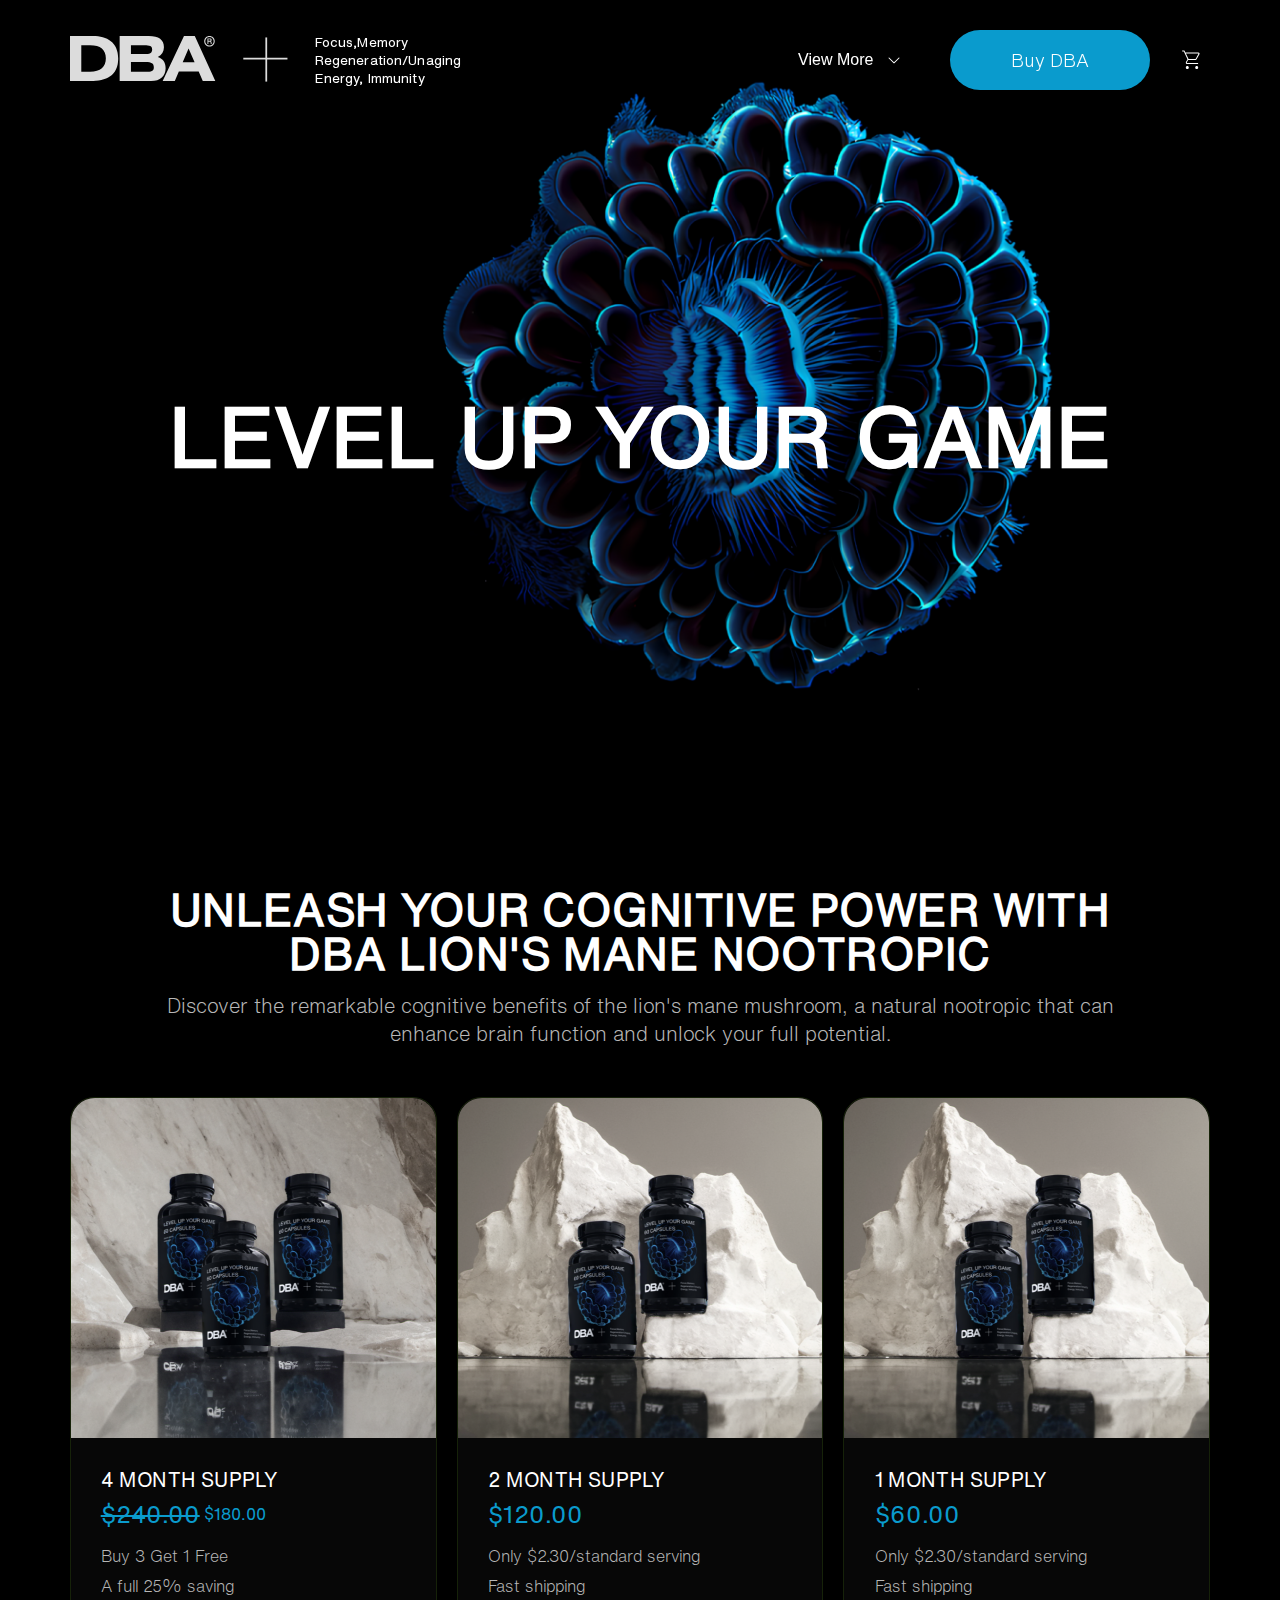
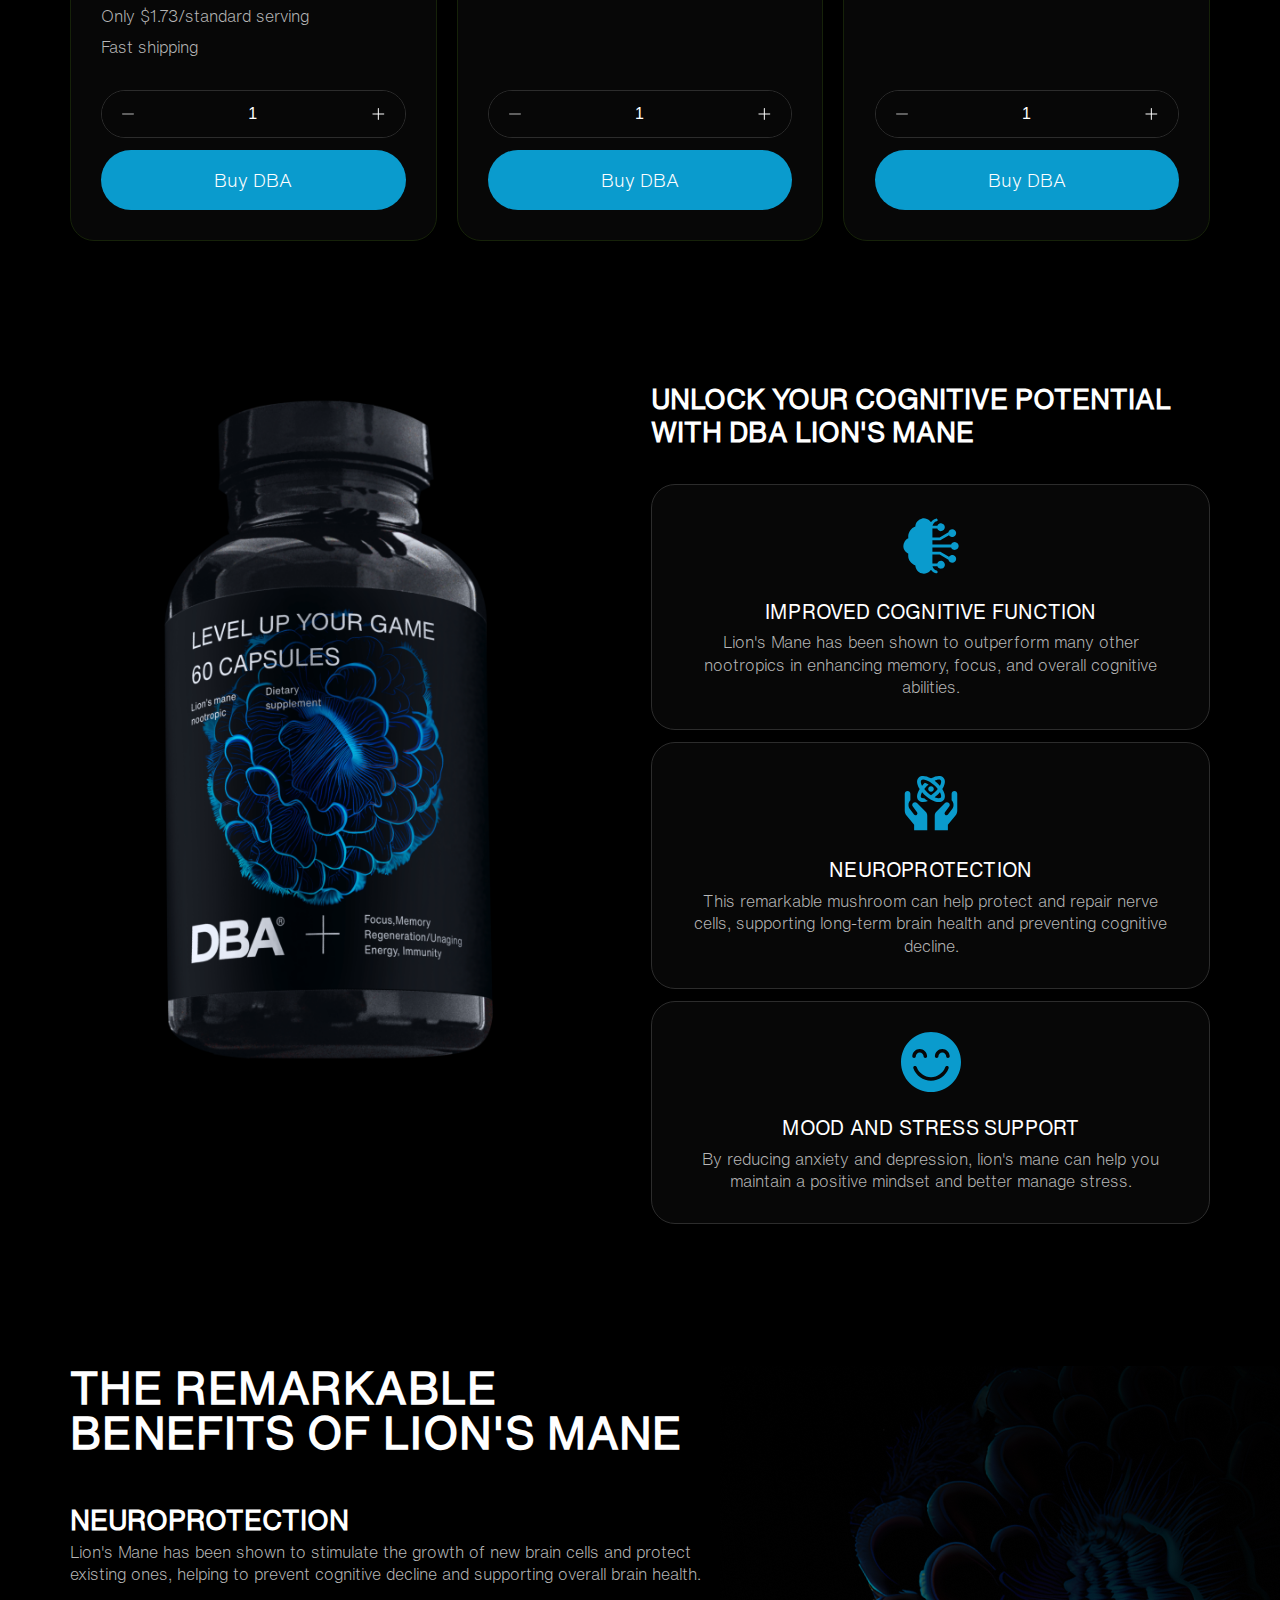
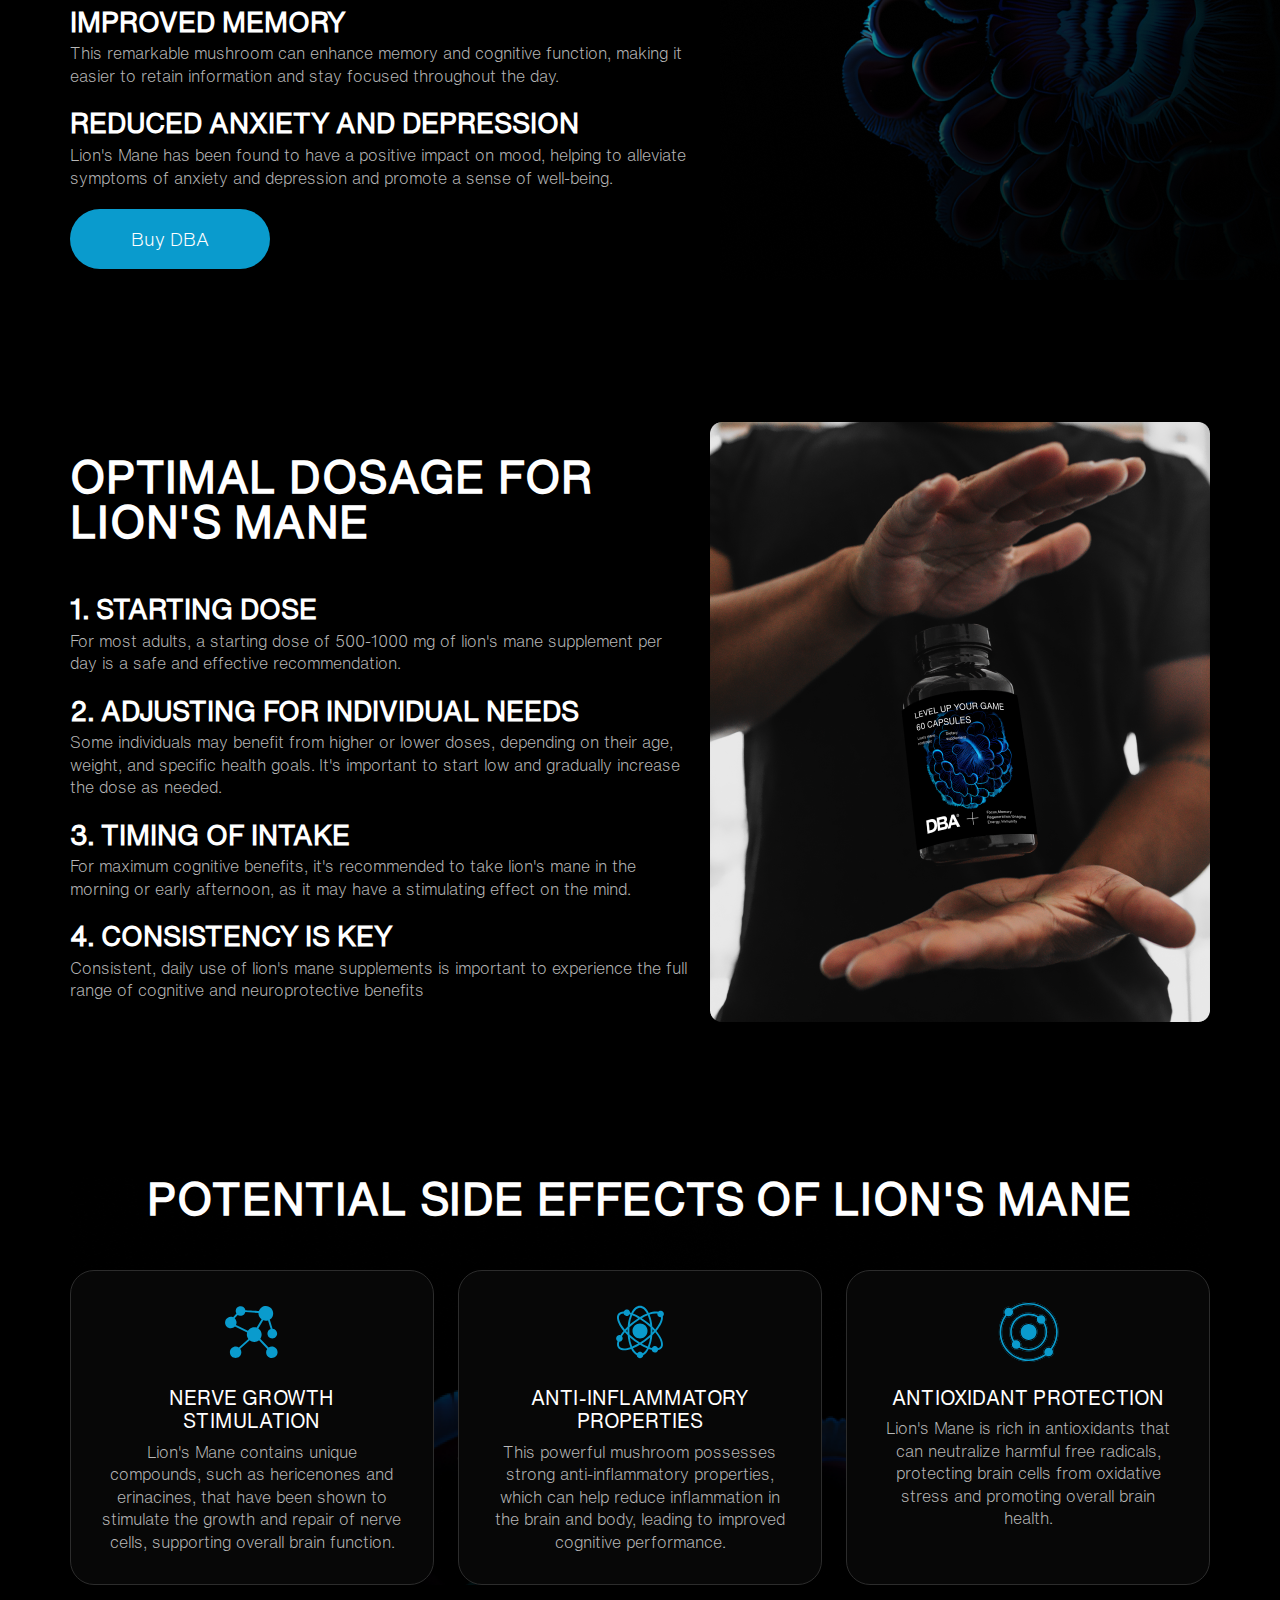
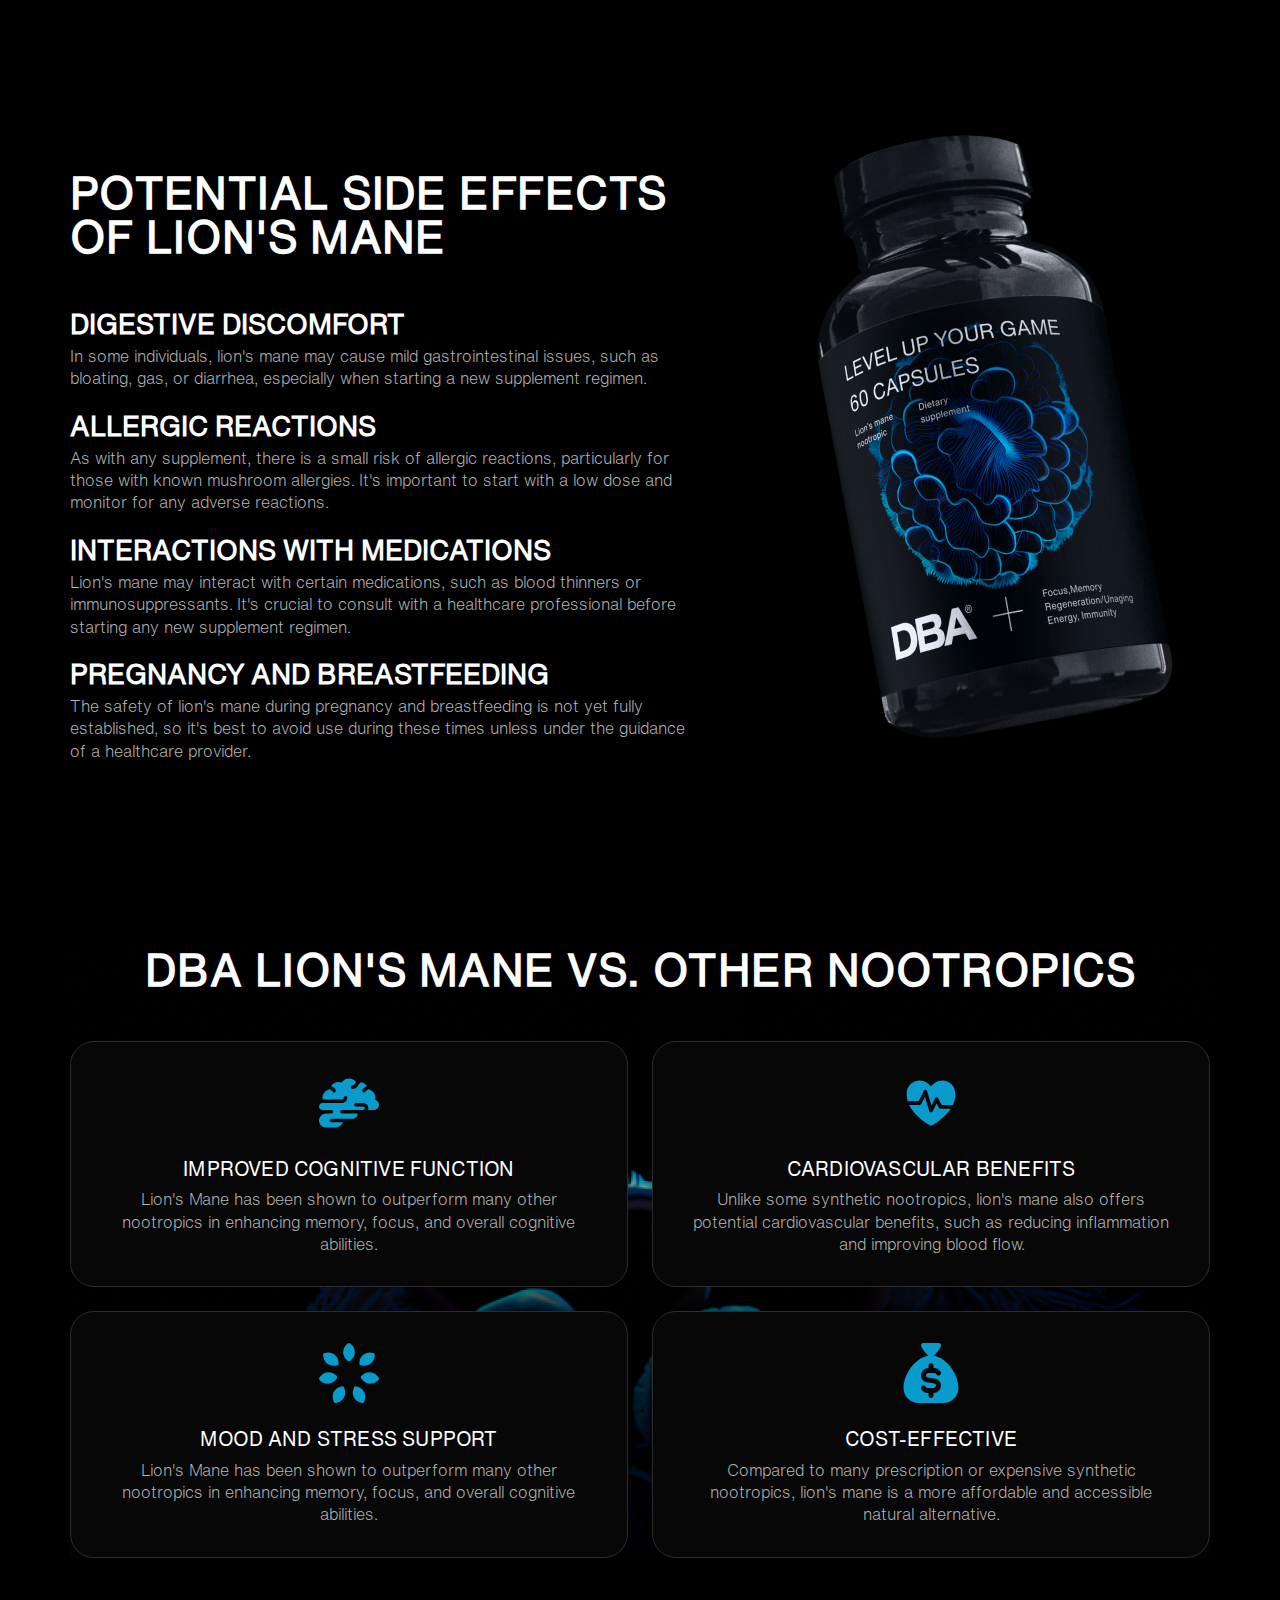
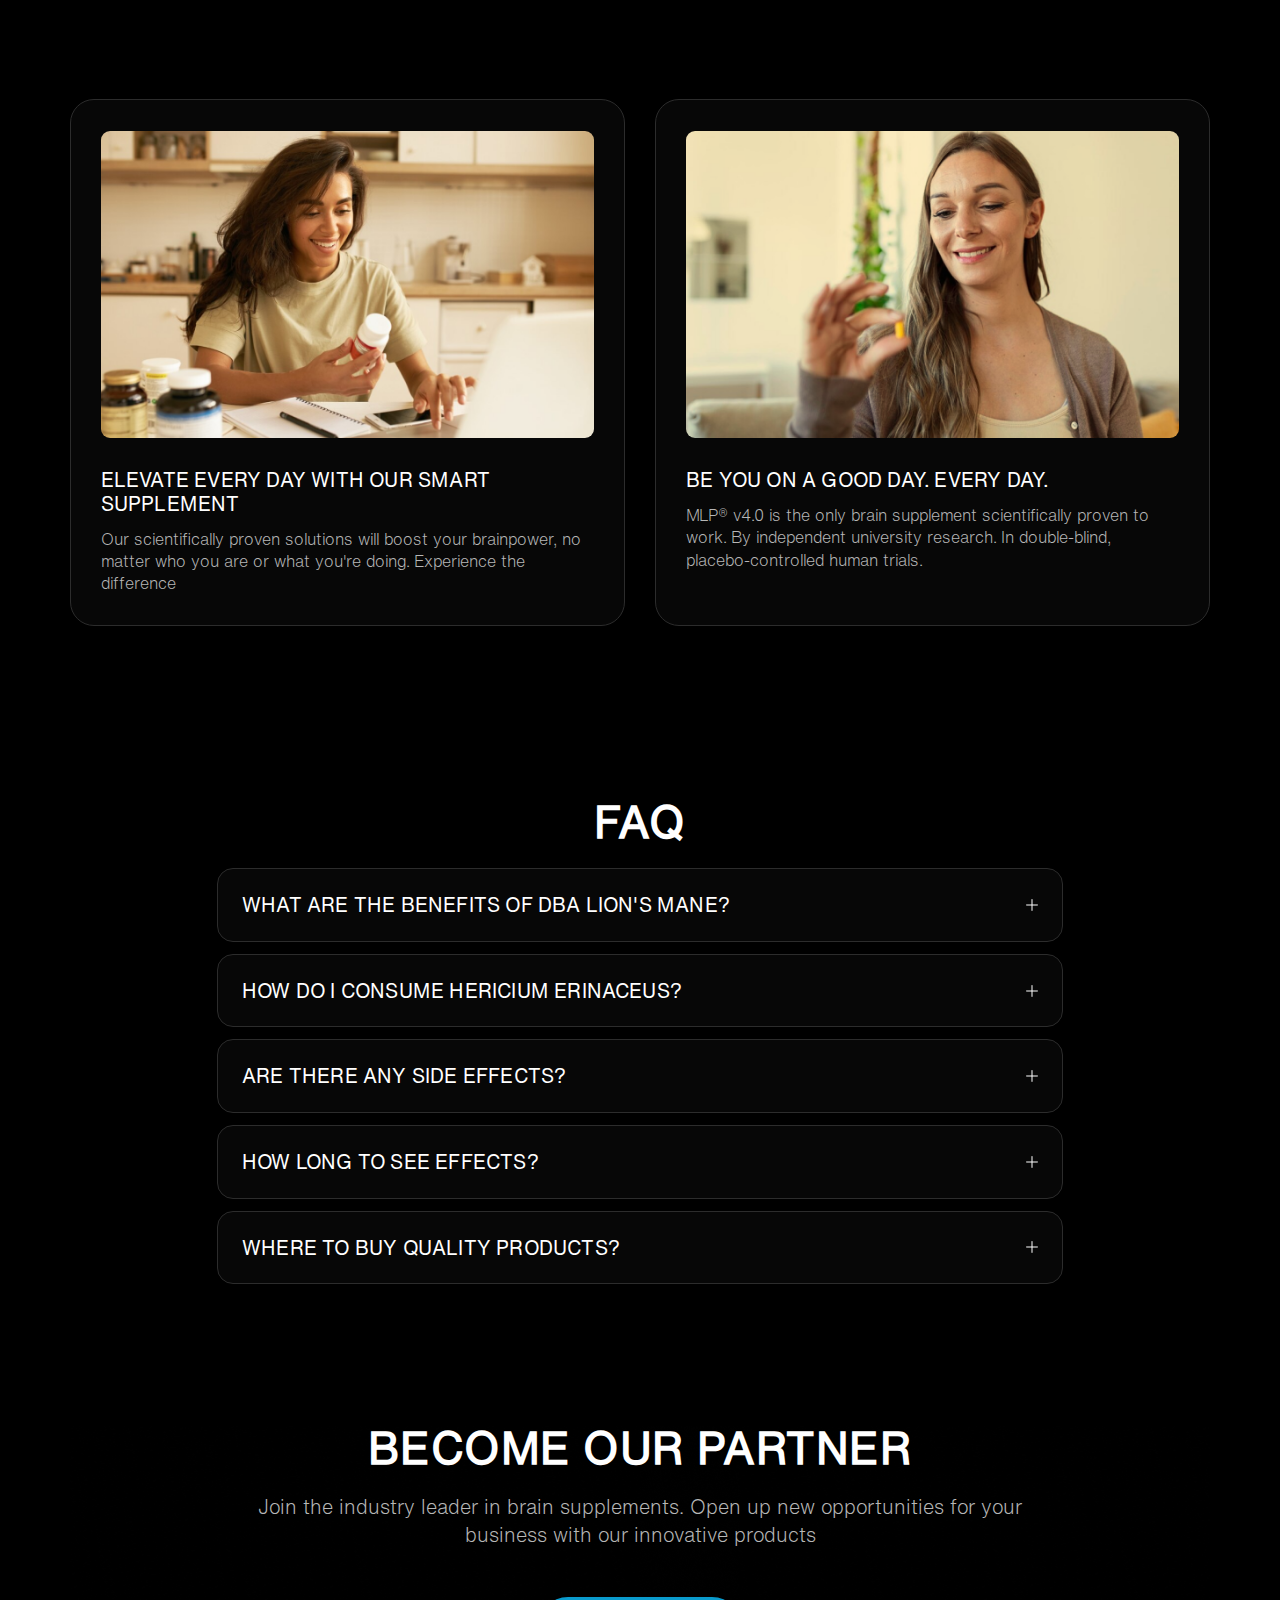
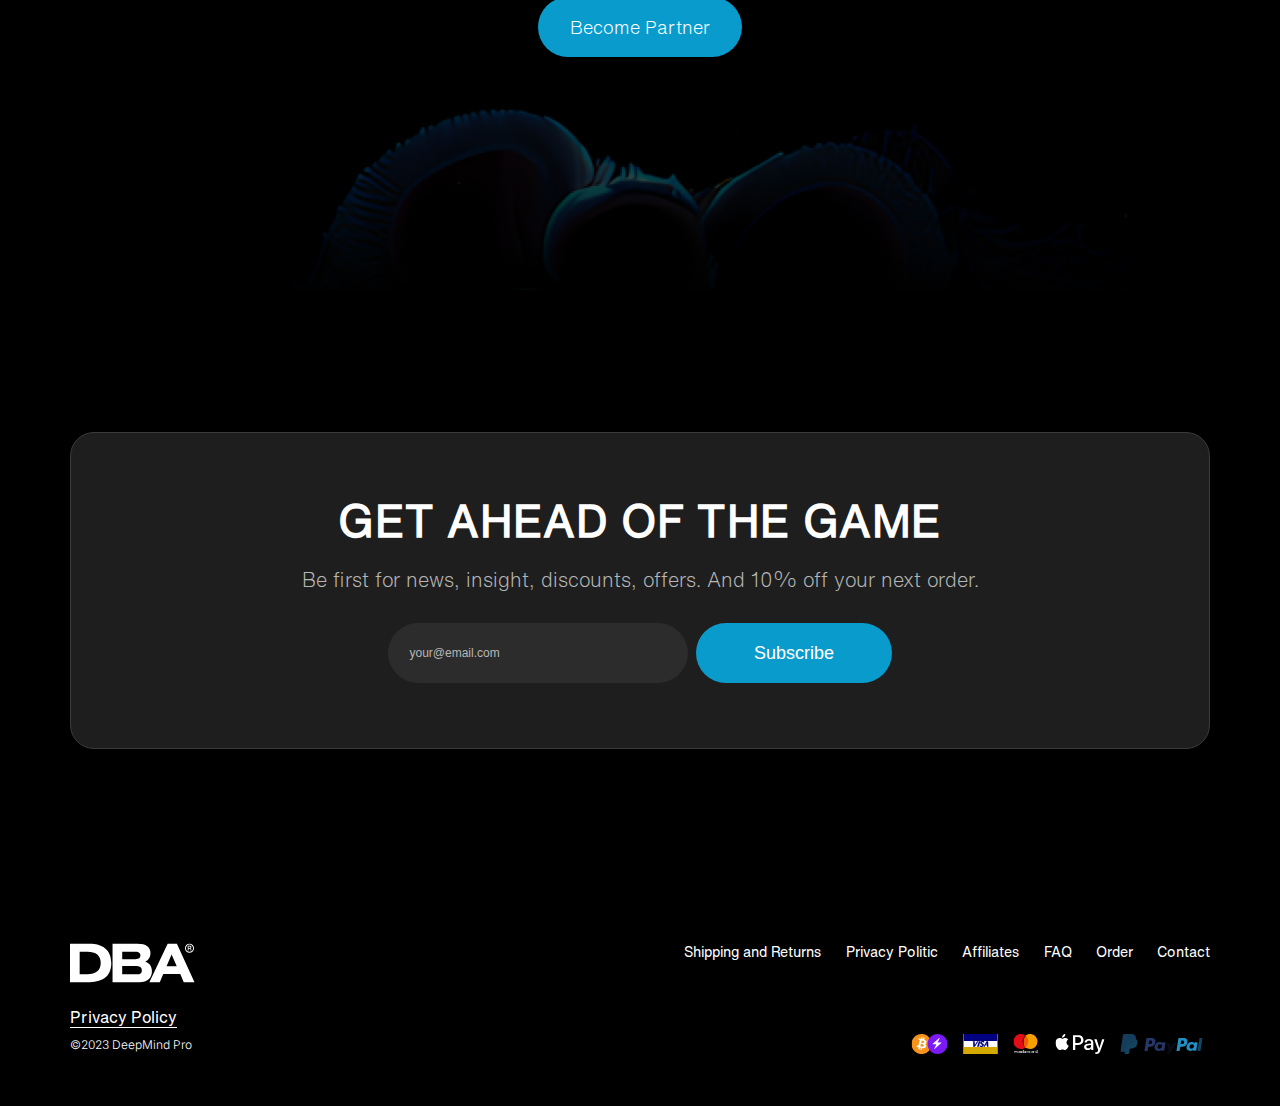
<file: index.html>
<!DOCTYPE html>
<html lang="en">
<head>
    <meta charset="UTF-8">
    <meta name="viewport" content="width=device-width, initial-scale=1.0">
    <title>DBA</title>
    <link rel="stylesheet" href="./assets/css/nullstyle.css">
    <link rel="stylesheet" href="./assets/css/main.css">
    <link rel="stylesheet" href="./assets/css/footer.css">
    <link rel="stylesheet" href="./assets/css/header.css">

    <link rel="preconnect" href="https://fonts.googleapis.com">
    <link rel="preconnect" href="https://fonts.gstatic.com" crossorigin>
    <link href="https://fonts.googleapis.com/css2?family=Inter:wght@300&family=Montserrat:ital@0;1&display=swap" rel="stylesheet">

    <script defer src="./assets/js/handlers.js"></script>
</head>
<body>

    <header class="header">
        <div class="container">
            <div class="header__row">
                <button class="header__burger">
                    <svg width="24" height="24" viewBox="0 0 24 24" fill="none" xmlns="http://www.w3.org/2000/svg">
                        <path fill-rule="evenodd" clip-rule="evenodd" d="M3 6C3 5.58579 3.33579 5.25 3.75 5.25H20.25C20.6642 5.25 21 5.58579 21 6C21 6.41421 20.6642 6.75 20.25 6.75H3.75C3.33579 6.75 3 6.41421 3 6ZM3 12C3 11.5858 3.33579 11.25 3.75 11.25H20.25C20.6642 11.25 21 11.5858 21 12C21 12.4142 20.6642 12.75 20.25 12.75H3.75C3.33579 12.75 3 12.4142 3 12ZM3 18C3 17.5858 3.33579 17.25 3.75 17.25H20.25C20.6642 17.25 21 17.5858 21 18C21 18.4142 20.6642 18.75 20.25 18.75H3.75C3.33579 18.75 3 18.4142 3 18Z" fill="white"/>
                    </svg>
                </button>
                <div class="header__group-1">
                    <a href="#" class="header__logo">
                        <svg width="162" height="50" viewBox="0 0 162 50" fill="none" xmlns="http://www.w3.org/2000/svg">
                            <path d="M150.699 1.70376C151.832 0.567921 153.221 -7.37936e-07 154.864 -1.0253e-06C156.508 -1.31266e-06 157.896 0.56792 159.029 1.70376C160.146 2.8396 160.704 4.22237 160.704 5.85206C160.704 7.48174 160.146 8.86451 159.029 10.0004C157.896 11.1362 156.508 11.7041 154.864 11.7041C153.221 11.7041 151.832 11.1362 150.699 10.0004C149.566 8.86451 149 7.48175 149 5.85206C149 4.22237 149.566 2.83961 150.699 1.70376ZM154.864 10.5436C156.188 10.5436 157.289 10.0909 158.167 9.18551C159.061 8.26367 159.507 7.15252 159.507 5.85206C159.507 4.53514 159.061 3.41576 158.167 2.49391C157.289 1.58853 156.188 1.13584 154.864 1.13584C153.524 1.13584 152.415 1.58853 151.537 2.49392C150.644 3.41576 150.197 4.53514 150.197 5.85206C150.197 7.15252 150.644 8.26367 151.537 9.18551C152.415 10.0909 153.524 10.5436 154.864 10.5436ZM157.138 7.03728L157.21 7.9509C157.226 8.32951 157.321 8.65051 157.497 8.91389L156.42 8.91389C156.276 8.71636 156.196 8.39536 156.18 7.9509L156.133 7.3089C156.101 6.96321 156.021 6.72452 155.893 6.59283C155.782 6.46113 155.582 6.39529 155.295 6.39529L153.643 6.39529L153.643 8.91389L152.59 8.91389L152.59 2.64207L155.175 2.64207C155.845 2.64207 156.364 2.79845 156.731 3.11122C157.114 3.40753 157.305 3.83553 157.305 4.39522C157.305 5.11952 157.01 5.61337 156.42 5.87675C156.851 6.04137 157.09 6.42821 157.138 7.03728ZM153.643 5.4076L155.271 5.4076C155.909 5.4076 156.228 5.11129 156.228 4.51868C156.228 3.92606 155.877 3.62976 155.175 3.62976L153.643 3.62976L153.643 5.4076Z" fill="#DCDCDC"/>
                            <path d="M102.871 50L126.563 -4.14235e-06L138.546 -6.2376e-06L161.342 50L147.43 50L142.885 39.3939L120.846 39.3939L116.37 50L102.871 50ZM125.116 29.27L138.339 29.27L131.659 13.843L125.116 29.27Z" fill="#DCDCDC"/>
                            <path d="M55.1289 50L55.1289 0L87.4292 -5.64756e-06C98.6551 -7.61036e-06 104.302 4.13222 104.302 12.4656C104.302 17.2865 101.961 21.1432 97.4843 23.416C103.269 25.2755 106.162 29.4766 106.162 35.7438C106.162 44.3526 100.308 50 89.9774 50L55.1289 50ZM67.6633 28.7879L67.6633 39.7383L84.33 39.7383C90.2529 39.7383 93.0766 39.1184 93.0766 34.573C93.0766 30.303 90.3217 28.7879 84.33 28.7879L67.6633 28.7879ZM67.6633 10.2617L67.6633 20.0413L82.4705 20.0413C88.3934 20.0413 91.2171 19.146 91.2171 14.876C91.2171 11.0193 88.4622 10.2617 82.4705 10.2617L67.6633 10.2617Z" fill="#DCDCDC"/>
                            <path d="M8.74228e-06 50L0 1.52588e-05L25.551 1.07913e-05C41.0468 8.08193e-06 53.5124 6.88705 53.5124 25C53.5124 44.3526 40.0826 50 22.5895 50L8.74228e-06 50ZM12.5344 10.2617L12.5344 39.7383L22.3141 39.7383C33.8843 39.7383 39.8072 34.4353 39.8072 24.7934C39.8072 15.1515 33.8843 10.2617 22.314 10.2617L12.5344 10.2617Z" fill="#DCDCDC"/>
                        </svg>
                    </a>
                    <svg class="cross" width="50" height="50" viewBox="0 0 51 50" fill="none" xmlns="http://www.w3.org/2000/svg">
                        <line x1="26.3477" y1="4.37114e-08" x2="26.3477" y2="50" stroke="#DCDCDC" stroke-width="2"/>
                        <line x1="0.34375" y1="23.9998" x2="50.3438" y2="23.9998" stroke="#DCDCDC" stroke-width="2"/>
                    </svg>
                    <div class="header__text">
                        <span>Focus,Memory</span>
                        <span>Regeneration/Unaging</span>
                        <span>Energy, Immunity</span>
                    </div>

                </div>
                <div class="header__group-2">
                    <div class="dropdown">
                        <button class="header__dropdown-btn">
                            <span>View More</span> 
                            <svg width="12" height="7" viewBox="0 0 12 7" fill="none" xmlns="http://www.w3.org/2000/svg">
                                <path fill-rule="evenodd" clip-rule="evenodd" d="M5.64645 6.35355C5.84171 6.54882 6.15829 6.54882 6.35355 6.35355L11.3536 1.35355C11.5488 1.15829 11.5488 0.841709 11.3536 0.646447C11.1583 0.451184 10.8417 0.451184 10.6464 0.646447L6 5.29289L1.35355 0.646447C1.15829 0.451184 0.841709 0.451184 0.646447 0.646447C0.451184 0.841709 0.451184 1.15829 0.646447 1.35355L5.64645 6.35355Z" fill="white"/>
                            </svg>
                        </button>
                        <ul class="dropdown-menu">
                            <li><a href="#">Shipping and Returns</a></li>
                            <li><a href="#">Privacy Politic</a></li>
                            <li><a href="#">Affiliates</a></li>
                            <li><a href="#" data-goto=".faq">FAQ</a></li>
                            <li><a href="#">Order</a></li>
                        </ul>
                    </div>
                    <a href="#" class="header__btn btn">Buy DBA</a>
                    <a href="#" class="header__shop-btn">
                        <svg width="24" height="24" viewBox="0 0 24 24" fill="none" xmlns="http://www.w3.org/2000/svg">
                            <path d="M7.3077 21.1154C6.8859 21.1154 6.53045 20.9708 6.24135 20.6817C5.95223 20.3926 5.80768 20.0372 5.80768 19.6154C5.80768 19.1936 5.95223 18.8382 6.24135 18.5491C6.53045 18.2599 6.8859 18.1154 7.3077 18.1154C7.72948 18.1154 8.08493 18.2599 8.37405 18.5491C8.66315 18.8382 8.8077 19.1936 8.8077 19.6154C8.8077 20.0372 8.66315 20.3926 8.37405 20.6817C8.08493 20.9708 7.72948 21.1154 7.3077 21.1154ZM16.6923 21.1154C16.2705 21.1154 15.9151 20.9708 15.626 20.6817C15.3369 20.3926 15.1923 20.0372 15.1923 19.6154C15.1923 19.1936 15.3369 18.8382 15.626 18.5491C15.9151 18.2599 16.2705 18.1154 16.6923 18.1154C17.1141 18.1154 17.4696 18.2599 17.7587 18.5491C18.0478 18.8382 18.1923 19.1936 18.1923 19.6154C18.1923 20.0372 18.0478 20.3926 17.7587 20.6817C17.4696 20.9708 17.1141 21.1154 16.6923 21.1154ZM5.88078 5.5L8.55 11.1154H15.1846C15.3 11.1154 15.4026 11.0865 15.4923 11.0289C15.5821 10.9712 15.659 10.891 15.7231 10.7885L18.3385 6.03845C18.4154 5.89743 18.4218 5.77244 18.3577 5.66348C18.2936 5.55449 18.1846 5.5 18.0308 5.5H5.88078ZM5.3923 4.5H18.4116C18.8462 4.5 19.1731 4.67724 19.3923 5.03172C19.6115 5.38621 19.6231 5.75128 19.4269 6.12693L16.5692 11.3346C16.4244 11.5782 16.2362 11.7692 16.0048 11.9077C15.7734 12.0462 15.5192 12.1154 15.2423 12.1154H8.1L6.88463 14.3462C6.78206 14.5 6.77885 14.6667 6.875 14.8462C6.97115 15.0256 7.11538 15.1154 7.3077 15.1154H17.6923C17.8346 15.1154 17.9535 15.1631 18.049 15.2587C18.1446 15.3542 18.1923 15.4731 18.1923 15.6154C18.1923 15.7577 18.1446 15.8766 18.049 15.9721C17.9535 16.0676 17.8346 16.1154 17.6923 16.1154H7.3077C6.72437 16.1154 6.28911 15.8696 6.00192 15.3779C5.71474 14.8862 5.70769 14.3923 5.98078 13.8962L7.4846 11.2154L3.80768 3.5H2.5C2.35768 3.5 2.23877 3.45224 2.14325 3.35672C2.04775 3.26122 2 3.14232 2 3C2 2.85768 2.04775 2.73878 2.14325 2.64328C2.23878 2.54776 2.3577 2.5 2.5 2.5H3.9327C4.09038 2.5 4.23333 2.54038 4.36153 2.62115C4.48974 2.70192 4.58911 2.81474 4.65962 2.95963L5.3923 4.5Z" fill="white"/>
                        </svg>
                    </a>
                </div>
            </div>
        </div>
    </header>

    <div class="mobile-nav">
        <div class="mobile-nav__column">
            <nav class="mobile__nav">
                <ul>
                    <li><a href="#">Shipping and Returns</a></li>
                    <li><a href="#">Privacy Politic</a></li>
                    <li><a href="#">Affiliates</a></li>
                    <li><a href="#" data-goto=".faq">FAQ</a></li>
                    <li><a href="#">Order</a></li>
                </ul>
            </nav>
        </div>    
    </div>

    <main class="main-page">
        <section style="overflow: hidden;">
            <div class="container">
                <div class="first__block">
                    <h1 class="h1-large">Level Up Your Game</h1>
                    <a href="#" class="btn">Buy DBA</a>
                    <img src="./assets/img/first-img.png" alt="img">
                </div>
            </div>
        </section>

        <section class="products">
            <div class="container">
                <div class="products__column">
                    <div class="products__header">
                        <h2 class="h2-medium">Unleash Your Cognitive Power with DBA Lion's Mane Nootropic</h2>
                        <p class="subtitle">Discover the remarkable cognitive benefits of the lion's mane mushroom, a natural nootropic that can enhance brain function and unlock your full potential.</p>
                    </div>
                    <div class="products__grid">
                        <div class="product">
                            <a href="#" class="product__img">
                                <img src="./assets/img/image 10.png" alt="product">
                            </a>
                            <div class="product__content">
                                <div class="product__body">
                                    <p class="title-l">4 month supply</p>
                                    <div class="product__prices">
                                        <span class="price sale">$240.00</span>
                                        <span class="price-new">$180.00</span>
                                    </div>
                                    <ul class="product__characteristics">
                                        <li class="body-l">Buy 3 Get 1 Free</li>
                                        <li class="body-l">A full 25% saving</li>
                                        <li class="body-l">Only $1.73/standard serving</li>
                                        <li class="body-l">Fast shipping</li>
                                    </ul>
                                </div>
                                <div class="product__btns">
                                    <div class="number-input">
                                        <div class="number-input__group">
                                            <button type="button" class="number-input__btn number-input__minus">
                                                <svg width="12" height="2" viewBox="0 0 12 2" fill="none" xmlns="http://www.w3.org/2000/svg">
                                                    <path d="M0.5 1.5C0.358333 1.5 0.239583 1.45202 0.14375 1.35605C0.0479167 1.2601 0 1.14119 0 0.999325C0 0.857458 0.0479167 0.738775 0.14375 0.643275C0.239583 0.547758 0.358333 0.5 0.5 0.5H11.5C11.6417 0.5 11.7604 0.547983 11.8562 0.64395C11.9521 0.7399 12 0.858809 12 1.00068C12 1.14254 11.9521 1.26123 11.8562 1.35673C11.7604 1.45224 11.6417 1.5 11.5 1.5H0.5Z" fill="#B7B7B7"/>
                                                </svg>                                                    
                                            </button>
                                            <input type="number" class="number-input__value" value="0">
                                            <button type="button" class="number-input__btn number-input__plus">
                                                <svg width="13" height="12" viewBox="0 0 13 12" fill="none" xmlns="http://www.w3.org/2000/svg">
                                                    <path d="M5.8335 6.5H0.833496C0.691829 6.5 0.573079 6.45202 0.477246 6.35605C0.381413 6.2601 0.333496 6.14119 0.333496 5.99932C0.333496 5.85746 0.381413 5.73877 0.477246 5.64327C0.573079 5.54776 0.691829 5.5 0.833496 5.5H5.8335V0.5C5.8335 0.358333 5.88148 0.239583 5.97745 0.14375C6.0734 0.0479167 6.1923 0 6.33417 0C6.47604 0 6.59472 0.0479167 6.69022 0.14375C6.78574 0.239583 6.8335 0.358333 6.8335 0.5V5.5H11.8335C11.9752 5.5 12.0939 5.54798 12.1897 5.64395C12.2856 5.7399 12.3335 5.85881 12.3335 6.00068C12.3335 6.14254 12.2856 6.26123 12.1897 6.35673C12.0939 6.45224 11.9752 6.5 11.8335 6.5H6.8335V11.5C6.8335 11.6417 6.78551 11.7604 6.68955 11.8562C6.5936 11.9521 6.47469 12 6.33282 12C6.19095 12 6.07227 11.9521 5.97677 11.8562C5.88125 11.7604 5.8335 11.6417 5.8335 11.5V6.5Z" fill="white"/>
                                                </svg>                                                    
                                            </button>
                                        </div>
                                    </div>
                                    <a href="#" class="product__btn btn">Buy DBA</a>
                                </div>
                            </div>
                        </div>
                        <div class="product">
                            <a href="#" class="product__img">
                                <img src="./assets/img/image 10 (1).png" alt="product">
                            </a>
                            <div class="product__content">
                                <div class="product__body">
                                    <p class="title-l">2 Month Supply</p>
                                    <div class="product__prices">
                                        <span class="price">$120.00</span>
                                    </div>
                                    <ul class="product__characteristics">
                                        <li class="body-l">Only $2.30/standard serving</li>
                                        <li class="body-l">Fast shipping</li>
                                    </ul>
                                </div>
                                <div class="product__btns">
                                    <div class="number-input">
                                        <div class="number-input__group">
                                            <button type="button" class="number-input__btn number-input__minus">
                                                <svg width="12" height="2" viewBox="0 0 12 2" fill="none" xmlns="http://www.w3.org/2000/svg">
                                                    <path d="M0.5 1.5C0.358333 1.5 0.239583 1.45202 0.14375 1.35605C0.0479167 1.2601 0 1.14119 0 0.999325C0 0.857458 0.0479167 0.738775 0.14375 0.643275C0.239583 0.547758 0.358333 0.5 0.5 0.5H11.5C11.6417 0.5 11.7604 0.547983 11.8562 0.64395C11.9521 0.7399 12 0.858809 12 1.00068C12 1.14254 11.9521 1.26123 11.8562 1.35673C11.7604 1.45224 11.6417 1.5 11.5 1.5H0.5Z" fill="#B7B7B7"/>
                                                </svg>   
                                            </button>
                                            <input type="number" class="number-input__value" value="0">
                                            <button type="button" class="number-input__btn number-input__plus">
                                                <svg width="13" height="12" viewBox="0 0 13 12" fill="none" xmlns="http://www.w3.org/2000/svg">
                                                    <path d="M5.8335 6.5H0.833496C0.691829 6.5 0.573079 6.45202 0.477246 6.35605C0.381413 6.2601 0.333496 6.14119 0.333496 5.99932C0.333496 5.85746 0.381413 5.73877 0.477246 5.64327C0.573079 5.54776 0.691829 5.5 0.833496 5.5H5.8335V0.5C5.8335 0.358333 5.88148 0.239583 5.97745 0.14375C6.0734 0.0479167 6.1923 0 6.33417 0C6.47604 0 6.59472 0.0479167 6.69022 0.14375C6.78574 0.239583 6.8335 0.358333 6.8335 0.5V5.5H11.8335C11.9752 5.5 12.0939 5.54798 12.1897 5.64395C12.2856 5.7399 12.3335 5.85881 12.3335 6.00068C12.3335 6.14254 12.2856 6.26123 12.1897 6.35673C12.0939 6.45224 11.9752 6.5 11.8335 6.5H6.8335V11.5C6.8335 11.6417 6.78551 11.7604 6.68955 11.8562C6.5936 11.9521 6.47469 12 6.33282 12C6.19095 12 6.07227 11.9521 5.97677 11.8562C5.88125 11.7604 5.8335 11.6417 5.8335 11.5V6.5Z" fill="white"/>
                                                </svg>    
                                            </button>
                                        </div>
                                    </div>
                                    <a href="#" class="product__btn btn">Buy DBA</a>
                                </div>
                            </div>
                        </div>
                        <div class="product">
                            <a href="#" class="product__img">
                                <img src="./assets/img/image 10 (1).png" alt="product">
                            </a>
                            <div class="product__content">
                                <div class="product__body">
                                    <p class="title-l">1 Month Supply</p>
                                    <div class="product__prices">
                                        <span class="price">$60.00</span>
                                    </div>
                                    <ul class="product__characteristics">
                                        <li class="body-l">Only $2.30/standard serving</li>
                                        <li class="body-l">Fast shipping</li>
                                    </ul>
                                </div>
                                <div class="product__btns">
                                    <div class="number-input">
                                        <div class="number-input__group">
                                            <button type="button" class="number-input__btn number-input__minus">
                                                <svg width="12" height="2" viewBox="0 0 12 2" fill="none" xmlns="http://www.w3.org/2000/svg">
                                                    <path d="M0.5 1.5C0.358333 1.5 0.239583 1.45202 0.14375 1.35605C0.0479167 1.2601 0 1.14119 0 0.999325C0 0.857458 0.0479167 0.738775 0.14375 0.643275C0.239583 0.547758 0.358333 0.5 0.5 0.5H11.5C11.6417 0.5 11.7604 0.547983 11.8562 0.64395C11.9521 0.7399 12 0.858809 12 1.00068C12 1.14254 11.9521 1.26123 11.8562 1.35673C11.7604 1.45224 11.6417 1.5 11.5 1.5H0.5Z" fill="#B7B7B7"/>
                                                </svg>   
                                            </button>
                                            <input type="number" class="number-input__value" value="0">
                                            <button type="button" class="number-input__btn number-input__plus">
                                                <svg width="13" height="12" viewBox="0 0 13 12" fill="none" xmlns="http://www.w3.org/2000/svg">
                                                    <path d="M5.8335 6.5H0.833496C0.691829 6.5 0.573079 6.45202 0.477246 6.35605C0.381413 6.2601 0.333496 6.14119 0.333496 5.99932C0.333496 5.85746 0.381413 5.73877 0.477246 5.64327C0.573079 5.54776 0.691829 5.5 0.833496 5.5H5.8335V0.5C5.8335 0.358333 5.88148 0.239583 5.97745 0.14375C6.0734 0.0479167 6.1923 0 6.33417 0C6.47604 0 6.59472 0.0479167 6.69022 0.14375C6.78574 0.239583 6.8335 0.358333 6.8335 0.5V5.5H11.8335C11.9752 5.5 12.0939 5.54798 12.1897 5.64395C12.2856 5.7399 12.3335 5.85881 12.3335 6.00068C12.3335 6.14254 12.2856 6.26123 12.1897 6.35673C12.0939 6.45224 11.9752 6.5 11.8335 6.5H6.8335V11.5C6.8335 11.6417 6.78551 11.7604 6.68955 11.8562C6.5936 11.9521 6.47469 12 6.33282 12C6.19095 12 6.07227 11.9521 5.97677 11.8562C5.88125 11.7604 5.8335 11.6417 5.8335 11.5V6.5Z" fill="white"/>
                                                </svg>    
                                            </button>
                                        </div>
                                    </div>
                                    <a href="#" class="product__btn btn">Buy DBA</a>
                                </div>
                            </div>
                        </div>
                    </div>
                </div>
            </div>
        </section>

        <section class="info-block-1">
            <div class="container">
                <div class="info-block-1__row">
                    <div class="info-block-1__img">
                        <img src="./assets/img/info.png" alt="product">
                    </div>
                    <div class="info-block-1__content">
                        <h3 class="h3">Unlock Your Cognitive Potential with DBA Lion's Mane</h3>
                        <div class="info-block-1__items">
                            <div class="info-block-1__item">
                                <div class="info-block-1__item-title">
                                    <img src="./assets/img/favicon/fi_12330227.svg" alt="item-logo">
                                    <p class="title-l">Improved Cognitive Function</p>
                                </div>
                                <p class="body-l">Lion's Mane has been shown to outperform many other nootropics in enhancing memory, focus, and overall cognitive abilities.</p>
                            </div>
                            <div class="info-block-1__item">
                                <div class="info-block-1__item-title">
                                    <img src="./assets/img/favicon/Glyph.svg" alt="item-logo">
                                    <p class="title-l">Neuroprotection</p>
                                </div>
                                <p class="body-l">This remarkable mushroom can help protect and repair nerve cells, supporting long-term brain health and preventing cognitive decline.</p>
                            </div>
                            <div class="info-block-1__item">
                                <div class="info-block-1__item-title">
                                    <img src="./assets/img/favicon/fi_907666.svg" alt="item-logo">
                                    <p class="title-l">Mood and Stress Support</p>
                                </div>
                                <p class="body-l">By reducing anxiety and depression, lion's mane can help you maintain a positive mindset and better manage stress.</p>
                            </div>
                        </div>
                    </div>
                </div>
            </div>
        </section>

        <section class="info-block-3 first-element">
            <div class="container special">
                <div class="info-block-3__row first-element">
                    <div class="info-block-3__content first-element">
                        <h2 class="h2-medium">The Remarkable Benefits of Lion's Mane</h2>
                        <div class="info-block-3__group">
                            <div class="info-block-3__text">
                                <h3 class="h3">Neuroprotection</h3>
                                <p class="body-l">Lion's Mane has been shown to stimulate the growth of new brain cells and protect existing ones, helping to prevent cognitive decline and supporting overall brain health.</p>
                            </div>
                            <div class="info-block-3__text">
                                <h3 class="h3">Improved Memory</h3>
                                <p class="body-l">This remarkable mushroom can enhance memory and cognitive function, making it easier to retain information and stay focused throughout the day.</p>
                            </div>
                            <div class="info-block-3__text">
                                <h3 class="h3">Reduced Anxiety and Depression</h3>
                                <p class="body-l">Lion's Mane has been found to have a positive impact on mood, helping to alleviate symptoms of anxiety and depression and promote a sense of well-being.</p>
                            </div>
                            <a href="#" class="info-block-3__btn btn">Buy DBA</a>
                        </div>
                    </div>
                    <div class="info-block-3__img first-element">
                        <img src="./assets/img/info-1.png" alt="product">
                    </div>
                </div>
            </div>
        </section>

        <section class="info-block-3">
            <div class="container">
                <div class="info-block-3__row">
                    <div class="info-block-3__content second-element">
                        <h2 class="h2-medium">Optimal Dosage for Lion's Mane</h2>
                        <div class="info-block-3__group">
                            <div class="info-block-3__text">
                                <h3 class="h3">1. Starting Dose</h3>
                                <p class="body-l">For most adults, a starting dose of 500-1000 mg of lion's mane supplement per day is a safe and effective recommendation.</p>
                            </div>
                            <div class="info-block-3__text">
                                <h3 class="h3">2. Adjusting for Individual Needs</h3>
                                <p class="body-l">Some individuals may benefit from higher or lower doses, depending on their age, weight, and specific health goals. It's important to start low and gradually increase the dose as needed.</p>
                            </div>
                            <div class="info-block-3__text">
                                <h3 class="h3">3. Timing of Intake</h3>
                                <p class="body-l">For maximum cognitive benefits, it's recommended to take lion's mane in the morning or early afternoon, as it may have a stimulating effect on the mind.</p>
                            </div>
                            <div class="info-block-3__text">
                                <h3 class="h3">4. Consistency is Key</h3>
                                <p class="body-l">Consistent, daily use of lion's mane supplements is important to experience the full range of cognitive and neuroprotective benefits</p>
                            </div>
                        </div>
                    </div>
                    <div class="info-block-3__img second-element">
                        <img src="./assets/img/front-view-couple-communicating 1.png" alt="product">
                    </div>
                </div>
            </div>
        </section>

        <section class="info-block-2">
            <div class="container">
                <div class="info-block-2__column">
                    <h2 class="h2-medium">Potential Side Effects of Lion's Mane</h2>
                    <div class="info-block-2__grid">
                        <div class="info-block-2__item">
                            <div class="info-block-2__item-title">
                                <img src="./assets/img/favicon/fi_8143037.svg" alt="item-logo">
                                <p class="title-l">Nerve Growth Stimulation</p>
                            </div>
                            <p class="body-l">Lion's Mane contains unique compounds, such as hericenones and erinacines, that have been shown to stimulate the growth and repair of nerve cells, supporting overall brain function.</p>
                        </div>
                        <div class="info-block-2__item">
                            <div class="info-block-2__item-title">
                                <img src="./assets/img/favicon/fi_8611012.svg" alt="item-logo">
                                <p class="title-l">Anti-Inflammatory<br>Properties</p>
                            </div>
                            <p class="body-l">This powerful mushroom possesses strong anti-inflammatory properties, which can help reduce inflammation in the brain and body, leading to improved cognitive performance.</p>
                        </div>
                        <div class="info-block-2__item">
                            <div class="info-block-2__item-title">
                                <img src="./assets/img/favicon/fi_9028843.svg" alt="item-logo">
                                <p class="title-l">Antioxidant Protection</p>
                            </div>
                            <p class="body-l">Lion's Mane is rich in antioxidants that can neutralize harmful free radicals, protecting brain cells from oxidative stress and promoting overall brain health.</p>
                        </div>
                    </div>
                </div>
            </div>
        </section>

        <section class="info-block-3">
            <div class="container">
                <div class="info-block-3__row">
                    <div class="info-block-3__content">
                        <h2 class="h2-medium">Potential Side Effects of Lion's Mane</h2>
                        <div class="info-block-3__group">
                            <div class="info-block-3__text">
                                <h3 class="h3">Digestive Discomfort</h3>
                                <p class="body-l">In some individuals, lion's mane may cause mild gastrointestinal issues, such as bloating, gas, or diarrhea, especially when starting a new supplement regimen.</p>
                            </div>
                            <div class="info-block-3__text">
                                <h3 class="h3">Allergic Reactions</h3>
                                <p class="body-l">As with any supplement, there is a small risk of allergic reactions, particularly for those with known mushroom allergies. It's important to start with a low dose and monitor for any adverse reactions.</p>
                            </div>
                            <div class="info-block-3__text">
                                <h3 class="h3">Interactions with Medications</h3>
                                <p class="body-l">Lion's mane may interact with certain medications, such as blood thinners or immunosuppressants. It's crucial to consult with a healthcare professional before starting any new supplement regimen.</p>
                            </div>
                            <div class="info-block-3__text">
                                <h3 class="h3">Pregnancy and Breastfeeding</h3>
                                <p class="body-l">The safety of lion's mane during pregnancy and breastfeeding is not yet fully established, so it's best to avoid use during these times unless under the guidance of a healthcare provider.</p>
                            </div>
                        </div>
                    </div>
                    <div class="info-block-3__img">
                        <picture>
                            <source srcset="./assets/img/product-medium-mobile.png" media="(max-width: 600px)" />
                            <img src="./assets/img/product-medium.png" alt="product">
                        </picture>
                    </div>
                </div>
            </div>
        </section>

        <section class="benefits-2">
            <div class="container">
                <div class="benefits-2__column">
                    <h2 class="h2-medium">DBA Lion's Mane vs. Other Nootropics</h2>
                    <div class="benefits-2__grid">
                        <div class="benefits-2__item">
                            <div class="benefits-2__item-title">
                                <img src="./assets/img/benefits/4.svg" alt="benefits">
                                <p class="title-l">Improved Cognitive Function</p>
                            </div>
                            <p class="body-l">Lion's Mane has been shown to outperform many other nootropics in enhancing memory, focus, and overall cognitive abilities.</p>
                        </div>
                        <div class="benefits-2__item">
                            <div class="benefits-2__item-title">
                                <img src="./assets/img/benefits/3.svg" alt="benefits">
                                <p class="title-l">Cardiovascular Benefits</p>
                            </div>
                            <p class="body-l">Unlike some synthetic nootropics, lion's mane also offers potential cardiovascular benefits, such as reducing inflammation and improving blood flow.</p>
                        </div>
                        <div class="benefits-2__item">
                            <div class="benefits-2__item-title">
                                <img src="./assets/img/benefits/2.svg" alt="benefits">
                                <p class="title-l">Mood and Stress Support</p>
                            </div>
                            <p class="body-l">Lion's Mane has been shown to outperform many other nootropics in enhancing memory, focus, and overall cognitive abilities.</p>
                        </div>
                        <div class="benefits-2__item">
                            <div class="benefits-2__item-title">
                                <img src="./assets/img/benefits/1.svg" alt="benefits">
                                <p class="title-l">Cost-Effective</p>
                            </div>
                            <p class="body-l">Compared to many prescription or expensive synthetic nootropics, lion's mane is a more affordable and accessible natural alternative.</p>
                        </div>
                    </div>
                </div>
            </div>
        </section>

        <section class="articles">
            <div class="container">
                <div class="articles__grid">
                    <a href="#" class="article">
                        <div class="article__img">
                            <img src="./assets/img/article/article-1.png" alt="article">
                        </div>
                        <div class="article__text">
                            <p class="title-l">Elevate Every Day with Our Smart Supplement</p>
                            <p class="body-l">Our scientifically proven solutions will boost your brainpower, no matter who you are or what you're doing. Experience the difference</p>
                        </div>
                    </a>
                    <a href="#" class="article">
                        <div class="article__img">
                            <img src="./assets/img/article/article-2.png" alt="article">
                        </div>
                        <div class="article__text">
                            <p class="title-l">Be you on a good day. Every day.</p>
                            <p class="body-l">MLP® v4.0 is the only brain supplement scientifically proven to work. By independent university research. In double-blind, placebo-controlled human trials.</p>
                        </div>
                    </a>
                </div>
            </div>
        </section>

        <section class="faq">
            <div class="container">
                <div class="faq__column">
                    <h2 class="h2-medium">FAQ</h2>
                    <div class="faq__questions">
                        <div class="faq__qroup">
                            <p class="faq__question title-l">
                                What are the benefits of DBA Lion's mane?
                                <svg width="12" height="12" viewBox="0 0 12 12" fill="none" xmlns="http://www.w3.org/2000/svg">
                                    <path d="M5.5 6.5H0.5C0.358333 6.5 0.239583 6.45202 0.14375 6.35605C0.0479167 6.2601 0 6.14119 0 5.99932C0 5.85746 0.0479167 5.73877 0.14375 5.64327C0.239583 5.54776 0.358333 5.5 0.5 5.5H5.5V0.5C5.5 0.358333 5.54798 0.239583 5.64395 0.14375C5.7399 0.0479167 5.85881 0 6.00068 0C6.14254 0 6.26123 0.0479167 6.35673 0.14375C6.45224 0.239583 6.5 0.358333 6.5 0.5V5.5H11.5C11.6417 5.5 11.7604 5.54798 11.8562 5.64395C11.9521 5.7399 12 5.85881 12 6.00068C12 6.14254 11.9521 6.26123 11.8562 6.35673C11.7604 6.45224 11.6417 6.5 11.5 6.5H6.5V11.5C6.5 11.6417 6.45202 11.7604 6.35605 11.8562C6.2601 11.9521 6.14119 12 5.99932 12C5.85746 12 5.73877 11.9521 5.64327 11.8562C5.54776 11.7604 5.5 11.6417 5.5 11.5V6.5Z" fill="white"/>
                                </svg>
                            </p>
                            <div class="faq__answer">
                                <div style="min-height: 0;">
                                    <div class="faq__answer-text body-l">
                                        <p>
                                            It supports brain health, memory, focus, immune system, and digestive health.
                                        </p>
                                    </div>
                                </div>
                            </div>
                        </div>
                        <div class="faq__qroup">
                            <p class="faq__question title-l">
                                How do I consume Hericium erinaceus?
                                <svg width="12" height="12" viewBox="0 0 12 12" fill="none" xmlns="http://www.w3.org/2000/svg">
                                    <path d="M5.5 6.5H0.5C0.358333 6.5 0.239583 6.45202 0.14375 6.35605C0.0479167 6.2601 0 6.14119 0 5.99932C0 5.85746 0.0479167 5.73877 0.14375 5.64327C0.239583 5.54776 0.358333 5.5 0.5 5.5H5.5V0.5C5.5 0.358333 5.54798 0.239583 5.64395 0.14375C5.7399 0.0479167 5.85881 0 6.00068 0C6.14254 0 6.26123 0.0479167 6.35673 0.14375C6.45224 0.239583 6.5 0.358333 6.5 0.5V5.5H11.5C11.6417 5.5 11.7604 5.54798 11.8562 5.64395C11.9521 5.7399 12 5.85881 12 6.00068C12 6.14254 11.9521 6.26123 11.8562 6.35673C11.7604 6.45224 11.6417 6.5 11.5 6.5H6.5V11.5C6.5 11.6417 6.45202 11.7604 6.35605 11.8562C6.2601 11.9521 6.14119 12 5.99932 12C5.85746 12 5.73877 11.9521 5.64327 11.8562C5.54776 11.7604 5.5 11.6417 5.5 11.5V6.5Z" fill="white"/>
                                </svg>
                            </p>
                            <div class="faq__answer">
                                <div style="min-height: 0;">
                                    <div class="faq__answer-text body-l">
                                        <p>
                                            It supports brain health, memory, focus, immune system, and digestive health.
                                        </p>
                                    </div>
                                </div>
                            </div>
                        </div>
                        <div class="faq__qroup">
                            <p class="faq__question title-l">
                                Are there any side effects?
                                <svg width="12" height="12" viewBox="0 0 12 12" fill="none" xmlns="http://www.w3.org/2000/svg">
                                    <path d="M5.5 6.5H0.5C0.358333 6.5 0.239583 6.45202 0.14375 6.35605C0.0479167 6.2601 0 6.14119 0 5.99932C0 5.85746 0.0479167 5.73877 0.14375 5.64327C0.239583 5.54776 0.358333 5.5 0.5 5.5H5.5V0.5C5.5 0.358333 5.54798 0.239583 5.64395 0.14375C5.7399 0.0479167 5.85881 0 6.00068 0C6.14254 0 6.26123 0.0479167 6.35673 0.14375C6.45224 0.239583 6.5 0.358333 6.5 0.5V5.5H11.5C11.6417 5.5 11.7604 5.54798 11.8562 5.64395C11.9521 5.7399 12 5.85881 12 6.00068C12 6.14254 11.9521 6.26123 11.8562 6.35673C11.7604 6.45224 11.6417 6.5 11.5 6.5H6.5V11.5C6.5 11.6417 6.45202 11.7604 6.35605 11.8562C6.2601 11.9521 6.14119 12 5.99932 12C5.85746 12 5.73877 11.9521 5.64327 11.8562C5.54776 11.7604 5.5 11.6417 5.5 11.5V6.5Z" fill="white"/>
                                </svg>
                            </p>
                            <div class="faq__answer">
                                <div style="min-height: 0;">
                                    <div class="faq__answer-text body-l">
                                        <p>
                                            It supports brain health, memory, focus, immune system, and digestive health.
                                        </p>
                                    </div>
                                </div>
                            </div>
                        </div>
                        <div class="faq__qroup">
                            <p class="faq__question title-l">
                                How long to see effects?
                                <svg width="12" height="12" viewBox="0 0 12 12" fill="none" xmlns="http://www.w3.org/2000/svg">
                                    <path d="M5.5 6.5H0.5C0.358333 6.5 0.239583 6.45202 0.14375 6.35605C0.0479167 6.2601 0 6.14119 0 5.99932C0 5.85746 0.0479167 5.73877 0.14375 5.64327C0.239583 5.54776 0.358333 5.5 0.5 5.5H5.5V0.5C5.5 0.358333 5.54798 0.239583 5.64395 0.14375C5.7399 0.0479167 5.85881 0 6.00068 0C6.14254 0 6.26123 0.0479167 6.35673 0.14375C6.45224 0.239583 6.5 0.358333 6.5 0.5V5.5H11.5C11.6417 5.5 11.7604 5.54798 11.8562 5.64395C11.9521 5.7399 12 5.85881 12 6.00068C12 6.14254 11.9521 6.26123 11.8562 6.35673C11.7604 6.45224 11.6417 6.5 11.5 6.5H6.5V11.5C6.5 11.6417 6.45202 11.7604 6.35605 11.8562C6.2601 11.9521 6.14119 12 5.99932 12C5.85746 12 5.73877 11.9521 5.64327 11.8562C5.54776 11.7604 5.5 11.6417 5.5 11.5V6.5Z" fill="white"/>
                                </svg>
                            </p>
                            <div class="faq__answer">
                                <div style="min-height: 0;">
                                    <div class="faq__answer-text body-l">
                                        <p>
                                            It supports brain health, memory, focus, immune system, and digestive health.
                                        </p>
                                    </div>
                                </div>
                            </div>
                        </div>
                        <div class="faq__qroup">
                            <p class="faq__question title-l">
                                Where to buy quality products?
                                <svg width="12" height="12" viewBox="0 0 12 12" fill="none" xmlns="http://www.w3.org/2000/svg">
                                    <path d="M5.5 6.5H0.5C0.358333 6.5 0.239583 6.45202 0.14375 6.35605C0.0479167 6.2601 0 6.14119 0 5.99932C0 5.85746 0.0479167 5.73877 0.14375 5.64327C0.239583 5.54776 0.358333 5.5 0.5 5.5H5.5V0.5C5.5 0.358333 5.54798 0.239583 5.64395 0.14375C5.7399 0.0479167 5.85881 0 6.00068 0C6.14254 0 6.26123 0.0479167 6.35673 0.14375C6.45224 0.239583 6.5 0.358333 6.5 0.5V5.5H11.5C11.6417 5.5 11.7604 5.54798 11.8562 5.64395C11.9521 5.7399 12 5.85881 12 6.00068C12 6.14254 11.9521 6.26123 11.8562 6.35673C11.7604 6.45224 11.6417 6.5 11.5 6.5H6.5V11.5C6.5 11.6417 6.45202 11.7604 6.35605 11.8562C6.2601 11.9521 6.14119 12 5.99932 12C5.85746 12 5.73877 11.9521 5.64327 11.8562C5.54776 11.7604 5.5 11.6417 5.5 11.5V6.5Z" fill="white"/>
                                </svg>
                            </p>
                            <div class="faq__answer">
                                <div style="min-height: 0;">
                                    <div class="faq__answer-text body-l">
                                        <p>
                                            It supports brain health, memory, focus, immune system, and digestive health.
                                        </p>
                                    </div>
                                </div>
                            </div>
                        </div>
                    </div>
                </div>
            </div>
        </section>

        <section class="partnership">
            <div class="container">
                <div class="partnership__column">
                    <div class="partnership__text">
                        <h2 class="h2-medium">Become our partner</h2>
                        <p class="partnership__subtitle subtitle-m">Join the industry leader in brain supplements. Open up new opportunities for your business with our innovative products</p>
                    </div>
                    <a href="#" class="btn">Become Partner</a>
                </div>
            </div>
        </section>

        <section class="subscription">
            <div class="container">
                <div class="subscription__column">
                    <div class="subscription__text">
                        <h2 class="h2-medium">Get ahead of the game</h2>
                        <p class="subtitle-m">Be first for news, insight, discounts, offers. And 10% off your next order.</p>
                    </div>
                    <form action="#" class="subscription__form">
                        <div class="subscription__input">
                            <input type="email" name="username" placeholder="your@email.com" required  oninvalid="this.setCustomValidity('This is a required field')" oninput="setCustomValidity('')" >
                            <span class="error-msg"></span>
                        </div>
                        <button type="submit" class="subscription__btn btn">Subscribe</button>
                    </form>
                </div>
            </div>
        </section>
    </main>

    <footer class="footer">
        <div class="container">
            <div class="footer__row">
                <div class="footer__policy">
                    <a href="#" class="footer__logo">
                        <svg width="125" height="40" viewBox="0 0 162 50" fill="none" xmlns="http://www.w3.org/2000/svg">
                            <path d="M150.699 1.70376C151.832 0.567921 153.221 -7.37936e-07 154.864 -1.0253e-06C156.508 -1.31266e-06 157.896 0.56792 159.029 1.70376C160.146 2.8396 160.704 4.22237 160.704 5.85206C160.704 7.48174 160.146 8.86451 159.029 10.0004C157.896 11.1362 156.508 11.7041 154.864 11.7041C153.221 11.7041 151.832 11.1362 150.699 10.0004C149.566 8.86451 149 7.48175 149 5.85206C149 4.22237 149.566 2.83961 150.699 1.70376ZM154.864 10.5436C156.188 10.5436 157.289 10.0909 158.167 9.18551C159.061 8.26367 159.507 7.15252 159.507 5.85206C159.507 4.53514 159.061 3.41576 158.167 2.49391C157.289 1.58853 156.188 1.13584 154.864 1.13584C153.524 1.13584 152.415 1.58853 151.537 2.49392C150.644 3.41576 150.197 4.53514 150.197 5.85206C150.197 7.15252 150.644 8.26367 151.537 9.18551C152.415 10.0909 153.524 10.5436 154.864 10.5436ZM157.138 7.03728L157.21 7.9509C157.226 8.32951 157.321 8.65051 157.497 8.91389L156.42 8.91389C156.276 8.71636 156.196 8.39536 156.18 7.9509L156.133 7.3089C156.101 6.96321 156.021 6.72452 155.893 6.59283C155.782 6.46113 155.582 6.39529 155.295 6.39529L153.643 6.39529L153.643 8.91389L152.59 8.91389L152.59 2.64207L155.175 2.64207C155.845 2.64207 156.364 2.79845 156.731 3.11122C157.114 3.40753 157.305 3.83553 157.305 4.39522C157.305 5.11952 157.01 5.61337 156.42 5.87675C156.851 6.04137 157.09 6.42821 157.138 7.03728ZM153.643 5.4076L155.271 5.4076C155.909 5.4076 156.228 5.11129 156.228 4.51868C156.228 3.92606 155.877 3.62976 155.175 3.62976L153.643 3.62976L153.643 5.4076Z" fill="white"/>
                            <path d="M102.871 50L126.563 -4.14235e-06L138.546 -6.2376e-06L161.342 50L147.43 50L142.885 39.3939L120.846 39.3939L116.37 50L102.871 50ZM125.116 29.27L138.339 29.27L131.659 13.843L125.116 29.27Z" fill="white"/>
                            <path d="M55.1289 50L55.1289 0L87.4292 -5.64756e-06C98.6551 -7.61036e-06 104.302 4.13222 104.302 12.4656C104.302 17.2865 101.961 21.1432 97.4843 23.416C103.269 25.2755 106.162 29.4766 106.162 35.7438C106.162 44.3526 100.308 50 89.9774 50L55.1289 50ZM67.6633 28.7879L67.6633 39.7383L84.33 39.7383C90.2529 39.7383 93.0766 39.1184 93.0766 34.573C93.0766 30.303 90.3217 28.7879 84.33 28.7879L67.6633 28.7879ZM67.6633 10.2617L67.6633 20.0413L82.4705 20.0413C88.3934 20.0413 91.2171 19.146 91.2171 14.876C91.2171 11.0193 88.4622 10.2617 82.4705 10.2617L67.6633 10.2617Z" fill="white"/>
                            <path d="M8.74228e-06 50L0 1.52588e-05L25.551 1.07913e-05C41.0468 8.08193e-06 53.5124 6.88705 53.5124 25C53.5124 44.3526 40.0826 50 22.5895 50L8.74228e-06 50ZM12.5344 10.2617L12.5344 39.7383L22.3141 39.7383C33.8843 39.7383 39.8072 34.4353 39.8072 24.7934C39.8072 15.1515 33.8843 10.2617 22.314 10.2617L12.5344 10.2617Z" fill="white"/>
                        </svg>
                    </a>
                    <div class="footer__text">
                        <a href="#">Privacy Policy</a>
                        <p>©2023 DeepMind Pro</p>
                    </div>
                </div>
                <div class="footer__nav">
                    <ul class="footer__links">
                        <li><a href="#">Shipping and Returns</a></li>
                        <li><a href="#">Privacy Politic</a></li>
                        <li><a href="#">Affiliates</a></li>
                        <li><a href="#">FAQ</a></li>
                        <li><a href="#">Order</a></li>
                        <li><a href="#">Contact</a></li>
                    </ul>
                    <ul class="footer__payments">
                        <li><img src="./assets/img/payments/1.svg" alt="payment"></li>
                        <li><img src="./assets/img/payments/2.svg" alt="payment"></li>
                        <li><img src="./assets/img/payments/3.svg" alt="payment"></li>
                        <li><img src="./assets/img/payments/4.svg" alt="payment"></li>
                        <li><img src="./assets/img/payments/5.svg" alt="payment"></li>
                    </ul>
                </div>
            </div>
        </div>
    </footer>
</body>
</html>
</file>
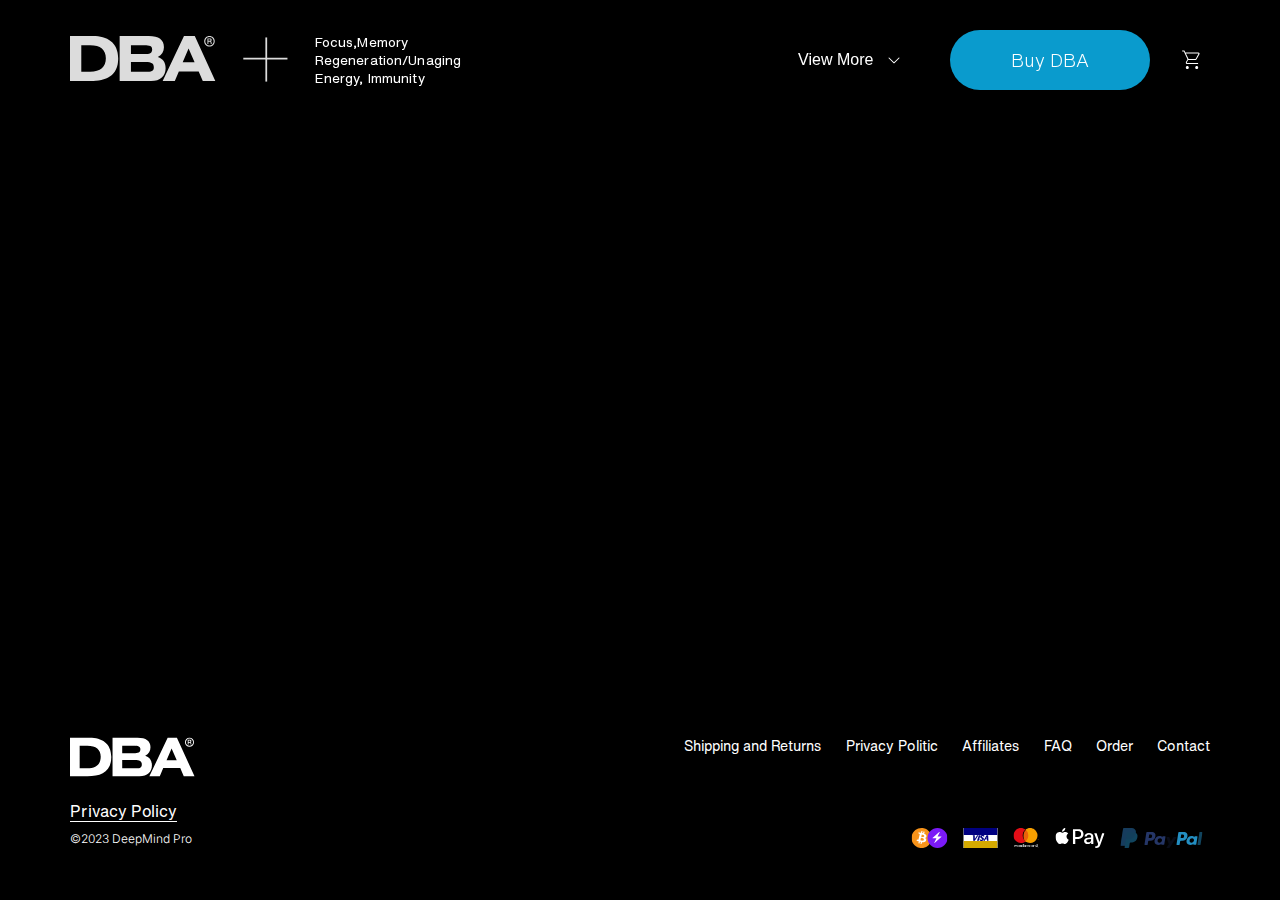
<file: article.html>
<!DOCTYPE html>
<html lang="en">
<head>
    <meta charset="UTF-8">
    <meta name="viewport" content="width=device-width, initial-scale=1.0">
    <title>DBA</title>
    <link rel="stylesheet" href="./assets/css/nullstyle.css">
    <link rel="stylesheet" href="./assets/css/main.css">
    <link rel="stylesheet" href="./assets/css/footer.css">
    <link rel="stylesheet" href="./assets/css/header.css">

    <link rel="preconnect" href="https://fonts.googleapis.com">
    <link rel="preconnect" href="https://fonts.gstatic.com" crossorigin>
    <link href="https://fonts.googleapis.com/css2?family=Inter:wght@300&family=Montserrat:ital@0;1&display=swap" rel="stylesheet">

    <script defer src="./assets/js/handlers.js"></script>
</head>
<body>

    <header class="header">
        <div class="container">
            <div class="header__row">
                <button class="header__burger">
                    <svg width="24" height="24" viewBox="0 0 24 24" fill="none" xmlns="http://www.w3.org/2000/svg">
                        <path fill-rule="evenodd" clip-rule="evenodd" d="M3 6C3 5.58579 3.33579 5.25 3.75 5.25H20.25C20.6642 5.25 21 5.58579 21 6C21 6.41421 20.6642 6.75 20.25 6.75H3.75C3.33579 6.75 3 6.41421 3 6ZM3 12C3 11.5858 3.33579 11.25 3.75 11.25H20.25C20.6642 11.25 21 11.5858 21 12C21 12.4142 20.6642 12.75 20.25 12.75H3.75C3.33579 12.75 3 12.4142 3 12ZM3 18C3 17.5858 3.33579 17.25 3.75 17.25H20.25C20.6642 17.25 21 17.5858 21 18C21 18.4142 20.6642 18.75 20.25 18.75H3.75C3.33579 18.75 3 18.4142 3 18Z" fill="white"/>
                    </svg>
                </button>
                <div class="header__group-1">
                    <a href="#" class="header__logo">
                        <svg width="162" height="50" viewBox="0 0 162 50" fill="none" xmlns="http://www.w3.org/2000/svg">
                            <path d="M150.699 1.70376C151.832 0.567921 153.221 -7.37936e-07 154.864 -1.0253e-06C156.508 -1.31266e-06 157.896 0.56792 159.029 1.70376C160.146 2.8396 160.704 4.22237 160.704 5.85206C160.704 7.48174 160.146 8.86451 159.029 10.0004C157.896 11.1362 156.508 11.7041 154.864 11.7041C153.221 11.7041 151.832 11.1362 150.699 10.0004C149.566 8.86451 149 7.48175 149 5.85206C149 4.22237 149.566 2.83961 150.699 1.70376ZM154.864 10.5436C156.188 10.5436 157.289 10.0909 158.167 9.18551C159.061 8.26367 159.507 7.15252 159.507 5.85206C159.507 4.53514 159.061 3.41576 158.167 2.49391C157.289 1.58853 156.188 1.13584 154.864 1.13584C153.524 1.13584 152.415 1.58853 151.537 2.49392C150.644 3.41576 150.197 4.53514 150.197 5.85206C150.197 7.15252 150.644 8.26367 151.537 9.18551C152.415 10.0909 153.524 10.5436 154.864 10.5436ZM157.138 7.03728L157.21 7.9509C157.226 8.32951 157.321 8.65051 157.497 8.91389L156.42 8.91389C156.276 8.71636 156.196 8.39536 156.18 7.9509L156.133 7.3089C156.101 6.96321 156.021 6.72452 155.893 6.59283C155.782 6.46113 155.582 6.39529 155.295 6.39529L153.643 6.39529L153.643 8.91389L152.59 8.91389L152.59 2.64207L155.175 2.64207C155.845 2.64207 156.364 2.79845 156.731 3.11122C157.114 3.40753 157.305 3.83553 157.305 4.39522C157.305 5.11952 157.01 5.61337 156.42 5.87675C156.851 6.04137 157.09 6.42821 157.138 7.03728ZM153.643 5.4076L155.271 5.4076C155.909 5.4076 156.228 5.11129 156.228 4.51868C156.228 3.92606 155.877 3.62976 155.175 3.62976L153.643 3.62976L153.643 5.4076Z" fill="#DCDCDC"/>
                            <path d="M102.871 50L126.563 -4.14235e-06L138.546 -6.2376e-06L161.342 50L147.43 50L142.885 39.3939L120.846 39.3939L116.37 50L102.871 50ZM125.116 29.27L138.339 29.27L131.659 13.843L125.116 29.27Z" fill="#DCDCDC"/>
                            <path d="M55.1289 50L55.1289 0L87.4292 -5.64756e-06C98.6551 -7.61036e-06 104.302 4.13222 104.302 12.4656C104.302 17.2865 101.961 21.1432 97.4843 23.416C103.269 25.2755 106.162 29.4766 106.162 35.7438C106.162 44.3526 100.308 50 89.9774 50L55.1289 50ZM67.6633 28.7879L67.6633 39.7383L84.33 39.7383C90.2529 39.7383 93.0766 39.1184 93.0766 34.573C93.0766 30.303 90.3217 28.7879 84.33 28.7879L67.6633 28.7879ZM67.6633 10.2617L67.6633 20.0413L82.4705 20.0413C88.3934 20.0413 91.2171 19.146 91.2171 14.876C91.2171 11.0193 88.4622 10.2617 82.4705 10.2617L67.6633 10.2617Z" fill="#DCDCDC"/>
                            <path d="M8.74228e-06 50L0 1.52588e-05L25.551 1.07913e-05C41.0468 8.08193e-06 53.5124 6.88705 53.5124 25C53.5124 44.3526 40.0826 50 22.5895 50L8.74228e-06 50ZM12.5344 10.2617L12.5344 39.7383L22.3141 39.7383C33.8843 39.7383 39.8072 34.4353 39.8072 24.7934C39.8072 15.1515 33.8843 10.2617 22.314 10.2617L12.5344 10.2617Z" fill="#DCDCDC"/>
                        </svg>
                    </a>
                    <svg class="cross" width="50" height="50" viewBox="0 0 51 50" fill="none" xmlns="http://www.w3.org/2000/svg">
                        <line x1="26.3477" y1="4.37114e-08" x2="26.3477" y2="50" stroke="#DCDCDC" stroke-width="2"/>
                        <line x1="0.34375" y1="23.9998" x2="50.3438" y2="23.9998" stroke="#DCDCDC" stroke-width="2"/>
                    </svg>
                    <div class="header__text">
                        <span>Focus,Memory</span>
                        <span>Regeneration/Unaging</span>
                        <span>Energy, Immunity</span>
                    </div>

                </div>
                <div class="header__group-2">
                    <div class="dropdown">
                        <button class="header__dropdown-btn">
                            <span>View More</span> 
                            <svg width="12" height="7" viewBox="0 0 12 7" fill="none" xmlns="http://www.w3.org/2000/svg">
                                <path fill-rule="evenodd" clip-rule="evenodd" d="M5.64645 6.35355C5.84171 6.54882 6.15829 6.54882 6.35355 6.35355L11.3536 1.35355C11.5488 1.15829 11.5488 0.841709 11.3536 0.646447C11.1583 0.451184 10.8417 0.451184 10.6464 0.646447L6 5.29289L1.35355 0.646447C1.15829 0.451184 0.841709 0.451184 0.646447 0.646447C0.451184 0.841709 0.451184 1.15829 0.646447 1.35355L5.64645 6.35355Z" fill="white"/>
                            </svg>
                        </button>
                        <ul class="dropdown-menu">
                            <li><a href="#">Shipping and Returns</a></li>
                            <li><a href="#">Privacy Politic</a></li>
                            <li><a href="#">Affiliates</a></li>
                            <li><a href="#">FAQ</a></li>
                            <li><a href="#">Order</a></li>
                        </ul>
                    </div>
                    <a href="#" class="header__btn btn">Buy DBA</a>
                    <a href="#" class="header__shop-btn">
                        <svg width="24" height="24" viewBox="0 0 24 24" fill="none" xmlns="http://www.w3.org/2000/svg">
                            <path d="M7.3077 21.1154C6.8859 21.1154 6.53045 20.9708 6.24135 20.6817C5.95223 20.3926 5.80768 20.0372 5.80768 19.6154C5.80768 19.1936 5.95223 18.8382 6.24135 18.5491C6.53045 18.2599 6.8859 18.1154 7.3077 18.1154C7.72948 18.1154 8.08493 18.2599 8.37405 18.5491C8.66315 18.8382 8.8077 19.1936 8.8077 19.6154C8.8077 20.0372 8.66315 20.3926 8.37405 20.6817C8.08493 20.9708 7.72948 21.1154 7.3077 21.1154ZM16.6923 21.1154C16.2705 21.1154 15.9151 20.9708 15.626 20.6817C15.3369 20.3926 15.1923 20.0372 15.1923 19.6154C15.1923 19.1936 15.3369 18.8382 15.626 18.5491C15.9151 18.2599 16.2705 18.1154 16.6923 18.1154C17.1141 18.1154 17.4696 18.2599 17.7587 18.5491C18.0478 18.8382 18.1923 19.1936 18.1923 19.6154C18.1923 20.0372 18.0478 20.3926 17.7587 20.6817C17.4696 20.9708 17.1141 21.1154 16.6923 21.1154ZM5.88078 5.5L8.55 11.1154H15.1846C15.3 11.1154 15.4026 11.0865 15.4923 11.0289C15.5821 10.9712 15.659 10.891 15.7231 10.7885L18.3385 6.03845C18.4154 5.89743 18.4218 5.77244 18.3577 5.66348C18.2936 5.55449 18.1846 5.5 18.0308 5.5H5.88078ZM5.3923 4.5H18.4116C18.8462 4.5 19.1731 4.67724 19.3923 5.03172C19.6115 5.38621 19.6231 5.75128 19.4269 6.12693L16.5692 11.3346C16.4244 11.5782 16.2362 11.7692 16.0048 11.9077C15.7734 12.0462 15.5192 12.1154 15.2423 12.1154H8.1L6.88463 14.3462C6.78206 14.5 6.77885 14.6667 6.875 14.8462C6.97115 15.0256 7.11538 15.1154 7.3077 15.1154H17.6923C17.8346 15.1154 17.9535 15.1631 18.049 15.2587C18.1446 15.3542 18.1923 15.4731 18.1923 15.6154C18.1923 15.7577 18.1446 15.8766 18.049 15.9721C17.9535 16.0676 17.8346 16.1154 17.6923 16.1154H7.3077C6.72437 16.1154 6.28911 15.8696 6.00192 15.3779C5.71474 14.8862 5.70769 14.3923 5.98078 13.8962L7.4846 11.2154L3.80768 3.5H2.5C2.35768 3.5 2.23877 3.45224 2.14325 3.35672C2.04775 3.26122 2 3.14232 2 3C2 2.85768 2.04775 2.73878 2.14325 2.64328C2.23878 2.54776 2.3577 2.5 2.5 2.5H3.9327C4.09038 2.5 4.23333 2.54038 4.36153 2.62115C4.48974 2.70192 4.58911 2.81474 4.65962 2.95963L5.3923 4.5Z" fill="white"/>
                        </svg>
                    </a>
                </div>
            </div>
        </div>
    </header>

    <div class="mobile-nav">
        <div class="mobile-nav__column">
            <nav class="mobile__nav">
                <ul>
                    <li><a href="#">Shipping and Returns</a></li>
                    <li><a href="#">Privacy Politic</a></li>
                    <li><a href="#">Affiliates</a></li>
                    <li><a href="#">FAQ</a></li>
                    <li><a href="#">Order</a></li>
                </ul>
            </nav>
        </div>    
    </div>

    <main class="article-page">

    </main>

    <footer class="footer">
        <div class="container">
            <div class="footer__row">
                <div class="footer__policy">
                    <a href="#" class="footer__logo">
                        <svg width="125" height="40" viewBox="0 0 162 50" fill="none" xmlns="http://www.w3.org/2000/svg">
                            <path d="M150.699 1.70376C151.832 0.567921 153.221 -7.37936e-07 154.864 -1.0253e-06C156.508 -1.31266e-06 157.896 0.56792 159.029 1.70376C160.146 2.8396 160.704 4.22237 160.704 5.85206C160.704 7.48174 160.146 8.86451 159.029 10.0004C157.896 11.1362 156.508 11.7041 154.864 11.7041C153.221 11.7041 151.832 11.1362 150.699 10.0004C149.566 8.86451 149 7.48175 149 5.85206C149 4.22237 149.566 2.83961 150.699 1.70376ZM154.864 10.5436C156.188 10.5436 157.289 10.0909 158.167 9.18551C159.061 8.26367 159.507 7.15252 159.507 5.85206C159.507 4.53514 159.061 3.41576 158.167 2.49391C157.289 1.58853 156.188 1.13584 154.864 1.13584C153.524 1.13584 152.415 1.58853 151.537 2.49392C150.644 3.41576 150.197 4.53514 150.197 5.85206C150.197 7.15252 150.644 8.26367 151.537 9.18551C152.415 10.0909 153.524 10.5436 154.864 10.5436ZM157.138 7.03728L157.21 7.9509C157.226 8.32951 157.321 8.65051 157.497 8.91389L156.42 8.91389C156.276 8.71636 156.196 8.39536 156.18 7.9509L156.133 7.3089C156.101 6.96321 156.021 6.72452 155.893 6.59283C155.782 6.46113 155.582 6.39529 155.295 6.39529L153.643 6.39529L153.643 8.91389L152.59 8.91389L152.59 2.64207L155.175 2.64207C155.845 2.64207 156.364 2.79845 156.731 3.11122C157.114 3.40753 157.305 3.83553 157.305 4.39522C157.305 5.11952 157.01 5.61337 156.42 5.87675C156.851 6.04137 157.09 6.42821 157.138 7.03728ZM153.643 5.4076L155.271 5.4076C155.909 5.4076 156.228 5.11129 156.228 4.51868C156.228 3.92606 155.877 3.62976 155.175 3.62976L153.643 3.62976L153.643 5.4076Z" fill="white"/>
                            <path d="M102.871 50L126.563 -4.14235e-06L138.546 -6.2376e-06L161.342 50L147.43 50L142.885 39.3939L120.846 39.3939L116.37 50L102.871 50ZM125.116 29.27L138.339 29.27L131.659 13.843L125.116 29.27Z" fill="white"/>
                            <path d="M55.1289 50L55.1289 0L87.4292 -5.64756e-06C98.6551 -7.61036e-06 104.302 4.13222 104.302 12.4656C104.302 17.2865 101.961 21.1432 97.4843 23.416C103.269 25.2755 106.162 29.4766 106.162 35.7438C106.162 44.3526 100.308 50 89.9774 50L55.1289 50ZM67.6633 28.7879L67.6633 39.7383L84.33 39.7383C90.2529 39.7383 93.0766 39.1184 93.0766 34.573C93.0766 30.303 90.3217 28.7879 84.33 28.7879L67.6633 28.7879ZM67.6633 10.2617L67.6633 20.0413L82.4705 20.0413C88.3934 20.0413 91.2171 19.146 91.2171 14.876C91.2171 11.0193 88.4622 10.2617 82.4705 10.2617L67.6633 10.2617Z" fill="white"/>
                            <path d="M8.74228e-06 50L0 1.52588e-05L25.551 1.07913e-05C41.0468 8.08193e-06 53.5124 6.88705 53.5124 25C53.5124 44.3526 40.0826 50 22.5895 50L8.74228e-06 50ZM12.5344 10.2617L12.5344 39.7383L22.3141 39.7383C33.8843 39.7383 39.8072 34.4353 39.8072 24.7934C39.8072 15.1515 33.8843 10.2617 22.314 10.2617L12.5344 10.2617Z" fill="white"/>
                        </svg>
                    </a>
                    <div class="footer__text">
                        <a href="#">Privacy Policy</a>
                        <p>©2023 DeepMind Pro</p>
                    </div>
                </div>
                <div class="footer__nav">
                    <ul class="footer__links">
                        <li><a href="#">Shipping and Returns</a></li>
                        <li><a href="#">Privacy Politic</a></li>
                        <li><a href="#">Affiliates</a></li>
                        <li><a href="#">FAQ</a></li>
                        <li><a href="#">Order</a></li>
                        <li><a href="#">Contact</a></li>
                    </ul>
                    <ul class="footer__payments">
                        <li><img src="./assets/img/payments/1.svg" alt="payment"></li>
                        <li><img src="./assets/img/payments/2.svg" alt="payment"></li>
                        <li><img src="./assets/img/payments/3.svg" alt="payment"></li>
                        <li><img src="./assets/img/payments/4.svg" alt="payment"></li>
                        <li><img src="./assets/img/payments/5.svg" alt="payment"></li>
                    </ul>
                </div>
            </div>
        </div>
    </footer>
</body>
</html>
</file>
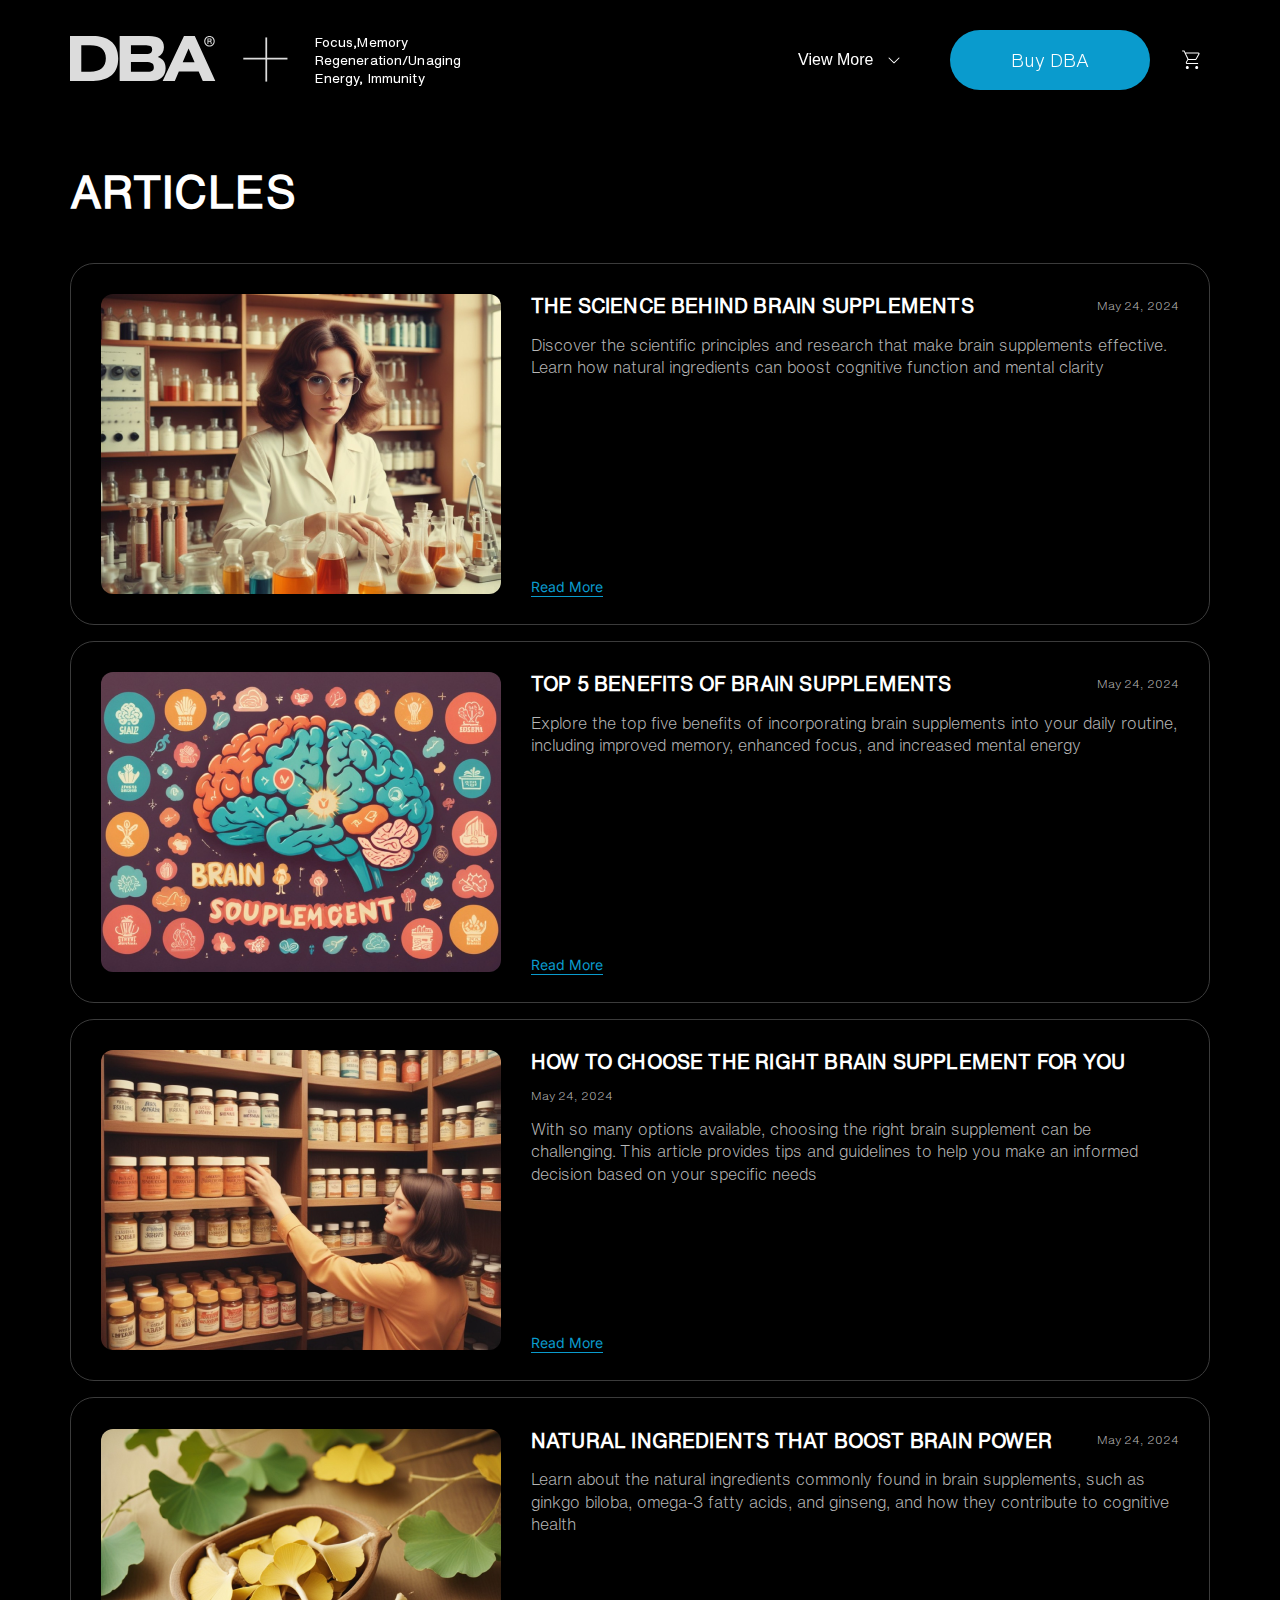
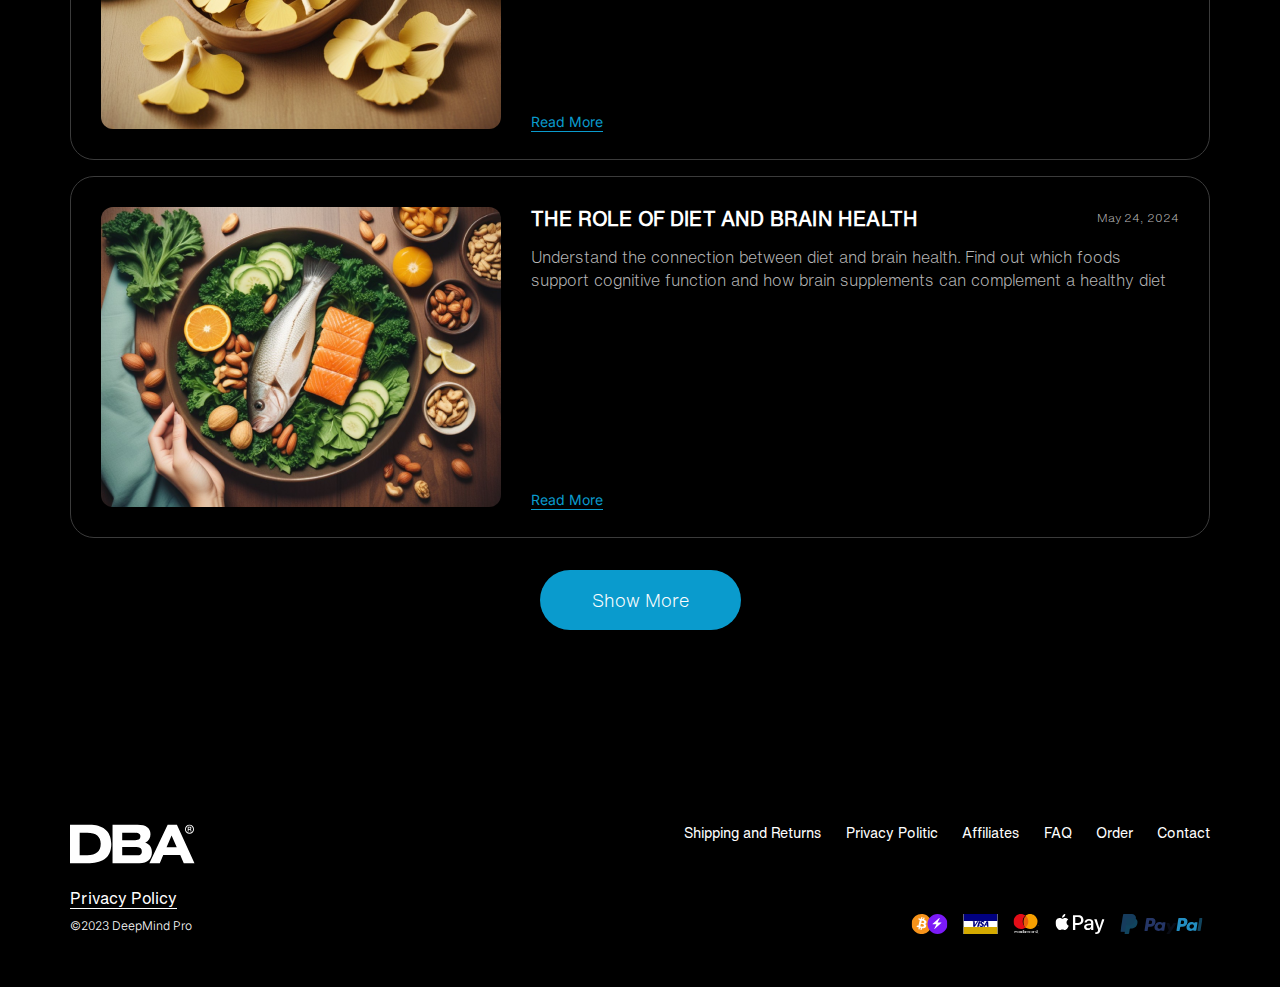
<file: blog.html>
<!DOCTYPE html>
<html lang="en">
<head>
    <meta charset="UTF-8">
    <meta name="viewport" content="width=device-width, initial-scale=1.0">
    <title>DBA</title>
    <link rel="stylesheet" href="./assets/css/nullstyle.css">
    <link rel="stylesheet" href="./assets/css/main.css">
    <link rel="stylesheet" href="./assets/css/footer.css">
    <link rel="stylesheet" href="./assets/css/header.css">

    <link rel="preconnect" href="https://fonts.googleapis.com">
    <link rel="preconnect" href="https://fonts.gstatic.com" crossorigin>
    <link href="https://fonts.googleapis.com/css2?family=Inter:wght@300&family=Montserrat:ital@0;1&display=swap" rel="stylesheet">

    <script defer src="./assets/js/handlers.js"></script>
</head>
<body>

    <header class="header">
        <div class="container">
            <div class="header__row">
                <button class="header__burger">
                    <svg width="24" height="24" viewBox="0 0 24 24" fill="none" xmlns="http://www.w3.org/2000/svg">
                        <path fill-rule="evenodd" clip-rule="evenodd" d="M3 6C3 5.58579 3.33579 5.25 3.75 5.25H20.25C20.6642 5.25 21 5.58579 21 6C21 6.41421 20.6642 6.75 20.25 6.75H3.75C3.33579 6.75 3 6.41421 3 6ZM3 12C3 11.5858 3.33579 11.25 3.75 11.25H20.25C20.6642 11.25 21 11.5858 21 12C21 12.4142 20.6642 12.75 20.25 12.75H3.75C3.33579 12.75 3 12.4142 3 12ZM3 18C3 17.5858 3.33579 17.25 3.75 17.25H20.25C20.6642 17.25 21 17.5858 21 18C21 18.4142 20.6642 18.75 20.25 18.75H3.75C3.33579 18.75 3 18.4142 3 18Z" fill="white"/>
                    </svg>
                </button>
                <div class="header__group-1">
                    <a href="#" class="header__logo">
                        <svg width="162" height="50" viewBox="0 0 162 50" fill="none" xmlns="http://www.w3.org/2000/svg">
                            <path d="M150.699 1.70376C151.832 0.567921 153.221 -7.37936e-07 154.864 -1.0253e-06C156.508 -1.31266e-06 157.896 0.56792 159.029 1.70376C160.146 2.8396 160.704 4.22237 160.704 5.85206C160.704 7.48174 160.146 8.86451 159.029 10.0004C157.896 11.1362 156.508 11.7041 154.864 11.7041C153.221 11.7041 151.832 11.1362 150.699 10.0004C149.566 8.86451 149 7.48175 149 5.85206C149 4.22237 149.566 2.83961 150.699 1.70376ZM154.864 10.5436C156.188 10.5436 157.289 10.0909 158.167 9.18551C159.061 8.26367 159.507 7.15252 159.507 5.85206C159.507 4.53514 159.061 3.41576 158.167 2.49391C157.289 1.58853 156.188 1.13584 154.864 1.13584C153.524 1.13584 152.415 1.58853 151.537 2.49392C150.644 3.41576 150.197 4.53514 150.197 5.85206C150.197 7.15252 150.644 8.26367 151.537 9.18551C152.415 10.0909 153.524 10.5436 154.864 10.5436ZM157.138 7.03728L157.21 7.9509C157.226 8.32951 157.321 8.65051 157.497 8.91389L156.42 8.91389C156.276 8.71636 156.196 8.39536 156.18 7.9509L156.133 7.3089C156.101 6.96321 156.021 6.72452 155.893 6.59283C155.782 6.46113 155.582 6.39529 155.295 6.39529L153.643 6.39529L153.643 8.91389L152.59 8.91389L152.59 2.64207L155.175 2.64207C155.845 2.64207 156.364 2.79845 156.731 3.11122C157.114 3.40753 157.305 3.83553 157.305 4.39522C157.305 5.11952 157.01 5.61337 156.42 5.87675C156.851 6.04137 157.09 6.42821 157.138 7.03728ZM153.643 5.4076L155.271 5.4076C155.909 5.4076 156.228 5.11129 156.228 4.51868C156.228 3.92606 155.877 3.62976 155.175 3.62976L153.643 3.62976L153.643 5.4076Z" fill="#DCDCDC"/>
                            <path d="M102.871 50L126.563 -4.14235e-06L138.546 -6.2376e-06L161.342 50L147.43 50L142.885 39.3939L120.846 39.3939L116.37 50L102.871 50ZM125.116 29.27L138.339 29.27L131.659 13.843L125.116 29.27Z" fill="#DCDCDC"/>
                            <path d="M55.1289 50L55.1289 0L87.4292 -5.64756e-06C98.6551 -7.61036e-06 104.302 4.13222 104.302 12.4656C104.302 17.2865 101.961 21.1432 97.4843 23.416C103.269 25.2755 106.162 29.4766 106.162 35.7438C106.162 44.3526 100.308 50 89.9774 50L55.1289 50ZM67.6633 28.7879L67.6633 39.7383L84.33 39.7383C90.2529 39.7383 93.0766 39.1184 93.0766 34.573C93.0766 30.303 90.3217 28.7879 84.33 28.7879L67.6633 28.7879ZM67.6633 10.2617L67.6633 20.0413L82.4705 20.0413C88.3934 20.0413 91.2171 19.146 91.2171 14.876C91.2171 11.0193 88.4622 10.2617 82.4705 10.2617L67.6633 10.2617Z" fill="#DCDCDC"/>
                            <path d="M8.74228e-06 50L0 1.52588e-05L25.551 1.07913e-05C41.0468 8.08193e-06 53.5124 6.88705 53.5124 25C53.5124 44.3526 40.0826 50 22.5895 50L8.74228e-06 50ZM12.5344 10.2617L12.5344 39.7383L22.3141 39.7383C33.8843 39.7383 39.8072 34.4353 39.8072 24.7934C39.8072 15.1515 33.8843 10.2617 22.314 10.2617L12.5344 10.2617Z" fill="#DCDCDC"/>
                        </svg>
                    </a>
                    <svg class="cross" width="50" height="50" viewBox="0 0 51 50" fill="none" xmlns="http://www.w3.org/2000/svg">
                        <line x1="26.3477" y1="4.37114e-08" x2="26.3477" y2="50" stroke="#DCDCDC" stroke-width="2"/>
                        <line x1="0.34375" y1="23.9998" x2="50.3438" y2="23.9998" stroke="#DCDCDC" stroke-width="2"/>
                    </svg>
                    <div class="header__text">
                        <span>Focus,Memory</span>
                        <span>Regeneration/Unaging</span>
                        <span>Energy, Immunity</span>
                    </div>

                </div>
                <div class="header__group-2">
                    <div class="dropdown">
                        <button class="header__dropdown-btn">
                            <span>View More</span> 
                            <svg width="12" height="7" viewBox="0 0 12 7" fill="none" xmlns="http://www.w3.org/2000/svg">
                                <path fill-rule="evenodd" clip-rule="evenodd" d="M5.64645 6.35355C5.84171 6.54882 6.15829 6.54882 6.35355 6.35355L11.3536 1.35355C11.5488 1.15829 11.5488 0.841709 11.3536 0.646447C11.1583 0.451184 10.8417 0.451184 10.6464 0.646447L6 5.29289L1.35355 0.646447C1.15829 0.451184 0.841709 0.451184 0.646447 0.646447C0.451184 0.841709 0.451184 1.15829 0.646447 1.35355L5.64645 6.35355Z" fill="white"/>
                            </svg>
                        </button>
                        <ul class="dropdown-menu">
                            <li><a href="#">Shipping and Returns</a></li>
                            <li><a href="#">Privacy Politic</a></li>
                            <li><a href="#">Affiliates</a></li>
                            <li><a href="#">FAQ</a></li>
                            <li><a href="#">Order</a></li>
                        </ul>
                    </div>
                    <a href="#" class="header__btn btn">Buy DBA</a>
                    <a href="#" class="header__shop-btn">
                        <svg width="24" height="24" viewBox="0 0 24 24" fill="none" xmlns="http://www.w3.org/2000/svg">
                            <path d="M7.3077 21.1154C6.8859 21.1154 6.53045 20.9708 6.24135 20.6817C5.95223 20.3926 5.80768 20.0372 5.80768 19.6154C5.80768 19.1936 5.95223 18.8382 6.24135 18.5491C6.53045 18.2599 6.8859 18.1154 7.3077 18.1154C7.72948 18.1154 8.08493 18.2599 8.37405 18.5491C8.66315 18.8382 8.8077 19.1936 8.8077 19.6154C8.8077 20.0372 8.66315 20.3926 8.37405 20.6817C8.08493 20.9708 7.72948 21.1154 7.3077 21.1154ZM16.6923 21.1154C16.2705 21.1154 15.9151 20.9708 15.626 20.6817C15.3369 20.3926 15.1923 20.0372 15.1923 19.6154C15.1923 19.1936 15.3369 18.8382 15.626 18.5491C15.9151 18.2599 16.2705 18.1154 16.6923 18.1154C17.1141 18.1154 17.4696 18.2599 17.7587 18.5491C18.0478 18.8382 18.1923 19.1936 18.1923 19.6154C18.1923 20.0372 18.0478 20.3926 17.7587 20.6817C17.4696 20.9708 17.1141 21.1154 16.6923 21.1154ZM5.88078 5.5L8.55 11.1154H15.1846C15.3 11.1154 15.4026 11.0865 15.4923 11.0289C15.5821 10.9712 15.659 10.891 15.7231 10.7885L18.3385 6.03845C18.4154 5.89743 18.4218 5.77244 18.3577 5.66348C18.2936 5.55449 18.1846 5.5 18.0308 5.5H5.88078ZM5.3923 4.5H18.4116C18.8462 4.5 19.1731 4.67724 19.3923 5.03172C19.6115 5.38621 19.6231 5.75128 19.4269 6.12693L16.5692 11.3346C16.4244 11.5782 16.2362 11.7692 16.0048 11.9077C15.7734 12.0462 15.5192 12.1154 15.2423 12.1154H8.1L6.88463 14.3462C6.78206 14.5 6.77885 14.6667 6.875 14.8462C6.97115 15.0256 7.11538 15.1154 7.3077 15.1154H17.6923C17.8346 15.1154 17.9535 15.1631 18.049 15.2587C18.1446 15.3542 18.1923 15.4731 18.1923 15.6154C18.1923 15.7577 18.1446 15.8766 18.049 15.9721C17.9535 16.0676 17.8346 16.1154 17.6923 16.1154H7.3077C6.72437 16.1154 6.28911 15.8696 6.00192 15.3779C5.71474 14.8862 5.70769 14.3923 5.98078 13.8962L7.4846 11.2154L3.80768 3.5H2.5C2.35768 3.5 2.23877 3.45224 2.14325 3.35672C2.04775 3.26122 2 3.14232 2 3C2 2.85768 2.04775 2.73878 2.14325 2.64328C2.23878 2.54776 2.3577 2.5 2.5 2.5H3.9327C4.09038 2.5 4.23333 2.54038 4.36153 2.62115C4.48974 2.70192 4.58911 2.81474 4.65962 2.95963L5.3923 4.5Z" fill="white"/>
                        </svg>
                    </a>
                </div>
            </div>
        </div>
    </header>

    <div class="mobile-nav">
        <div class="mobile-nav__column">
            <nav class="mobile__nav">
                <ul>
                    <li><a href="#">Shipping and Returns</a></li>
                    <li><a href="#">Privacy Politic</a></li>
                    <li><a href="#">Affiliates</a></li>
                    <li><a href="#">FAQ</a></li>
                    <li><a href="#">Order</a></li>
                </ul>
            </nav>
        </div>    
    </div>

    <main class="blog-page">
        <div class="container">
            <div class="blog__column">
                <h1 class="h2-medium">Articles</h1>
                <div class="articles">
                    <div class="articles-item">
                        <div class="articles-item__img">
                            <img src="./assets/img/article/article-3.png" alt="article-img">
                        </div>
                        <div class="articles-item__column">
                            <div class="articles-item__text">
                                <div class="articles-item__header">
                                    <h2 class="title-l">The Science Behind Brain Supplements</h2>
                                    <span class="body-xs">May 24, 2024</span>
                                </div>
                                <p class="body-l">Discover the scientific principles and research that make brain supplements effective. Learn how natural ingredients can boost cognitive function and mental clarity</p>
                            </div>                   

                            <a href="#" class="articles-item__btn-more">Read More</a>
                        </div>
                    </div>
                    <div class="articles-item">
                        <div class="articles-item__img">
                            <img src="./assets/img/article/article-4.png" alt="article-img">
                        </div>
                        <div class="articles-item__column">
                            <div class="articles-item__text">
                                <div class="articles-item__header">
                                    <h2 class="title-l">Top 5 Benefits of Brain Supplements</h2>
                                    <span class="body-xs">May 24, 2024</span>
                                </div>
                                <p class="body-l">Explore the top five benefits of incorporating brain supplements into your daily routine, including improved memory, enhanced focus, and increased mental energy</p>
                            </div>                   

                            <a href="#" class="articles-item__btn-more">Read More</a>
                        </div>
                    </div>
                    <div class="articles-item">
                        <div class="articles-item__img">
                            <img src="./assets/img/article/article-5.png" alt="article-img">
                        </div>
                        <div class="articles-item__column">
                            <div class="articles-item__text">
                                <div class="articles-item__header">
                                    <h2 class="title-l">How to Choose the Right Brain Supplement for You</h2>
                                    <span class="body-xs">May 24, 2024</span>
                                </div>
                                <p class="body-l">With so many options available, choosing the right brain supplement can be challenging. This article provides tips and guidelines to help you make an informed decision based on your specific needs</p>
                            </div>                   

                            <a href="#" class="articles-item__btn-more">Read More</a>
                        </div>
                    </div>
                    <div class="articles-item">
                        <div class="articles-item__img">
                            <img src="./assets/img/article/article-6.png" alt="article-img">
                        </div>
                        <div class="articles-item__column">
                            <div class="articles-item__text">
                                <div class="articles-item__header">
                                    <h2 class="title-l">Natural Ingredients That Boost Brain Power</h2>
                                    <span class="body-xs">May 24, 2024</span>
                                </div>
                                <p class="body-l">Learn about the natural ingredients commonly found in brain supplements, such as ginkgo biloba, omega-3 fatty acids, and ginseng, and how they contribute to cognitive health</p>
                            </div>                   

                            <a href="#" class="articles-item__btn-more">Read More</a>
                        </div>
                    </div>
                    <div class="articles-item">
                        <div class="articles-item__img">
                            <img src="./assets/img/article/article-7.png" alt="article-img">
                        </div>
                        <div class="articles-item__column">
                            <div class="articles-item__text">
                                <div class="articles-item__header">
                                    <h2 class="title-l">The Role of Diet and Brain Health</h2>
                                    <span class="body-xs">May 24, 2024</span>
                                </div>
                                <p class="body-l">Understand the connection between diet and brain health. Find out which foods support cognitive function and how brain supplements can complement a healthy diet</p>
                            </div>                   

                            <a href="#" class="articles-item__btn-more">Read More</a>
                        </div>
                    </div>
                </div>
                <a href="#" class="blog__btn btn">Show More</a>
            </div>
        </div>
    </main>

    <footer class="footer">
        <div class="container">
            <div class="footer__row">
                <div class="footer__policy">
                    <a href="#" class="footer__logo">
                        <svg width="125" height="40" viewBox="0 0 162 50" fill="none" xmlns="http://www.w3.org/2000/svg">
                            <path d="M150.699 1.70376C151.832 0.567921 153.221 -7.37936e-07 154.864 -1.0253e-06C156.508 -1.31266e-06 157.896 0.56792 159.029 1.70376C160.146 2.8396 160.704 4.22237 160.704 5.85206C160.704 7.48174 160.146 8.86451 159.029 10.0004C157.896 11.1362 156.508 11.7041 154.864 11.7041C153.221 11.7041 151.832 11.1362 150.699 10.0004C149.566 8.86451 149 7.48175 149 5.85206C149 4.22237 149.566 2.83961 150.699 1.70376ZM154.864 10.5436C156.188 10.5436 157.289 10.0909 158.167 9.18551C159.061 8.26367 159.507 7.15252 159.507 5.85206C159.507 4.53514 159.061 3.41576 158.167 2.49391C157.289 1.58853 156.188 1.13584 154.864 1.13584C153.524 1.13584 152.415 1.58853 151.537 2.49392C150.644 3.41576 150.197 4.53514 150.197 5.85206C150.197 7.15252 150.644 8.26367 151.537 9.18551C152.415 10.0909 153.524 10.5436 154.864 10.5436ZM157.138 7.03728L157.21 7.9509C157.226 8.32951 157.321 8.65051 157.497 8.91389L156.42 8.91389C156.276 8.71636 156.196 8.39536 156.18 7.9509L156.133 7.3089C156.101 6.96321 156.021 6.72452 155.893 6.59283C155.782 6.46113 155.582 6.39529 155.295 6.39529L153.643 6.39529L153.643 8.91389L152.59 8.91389L152.59 2.64207L155.175 2.64207C155.845 2.64207 156.364 2.79845 156.731 3.11122C157.114 3.40753 157.305 3.83553 157.305 4.39522C157.305 5.11952 157.01 5.61337 156.42 5.87675C156.851 6.04137 157.09 6.42821 157.138 7.03728ZM153.643 5.4076L155.271 5.4076C155.909 5.4076 156.228 5.11129 156.228 4.51868C156.228 3.92606 155.877 3.62976 155.175 3.62976L153.643 3.62976L153.643 5.4076Z" fill="white"/>
                            <path d="M102.871 50L126.563 -4.14235e-06L138.546 -6.2376e-06L161.342 50L147.43 50L142.885 39.3939L120.846 39.3939L116.37 50L102.871 50ZM125.116 29.27L138.339 29.27L131.659 13.843L125.116 29.27Z" fill="white"/>
                            <path d="M55.1289 50L55.1289 0L87.4292 -5.64756e-06C98.6551 -7.61036e-06 104.302 4.13222 104.302 12.4656C104.302 17.2865 101.961 21.1432 97.4843 23.416C103.269 25.2755 106.162 29.4766 106.162 35.7438C106.162 44.3526 100.308 50 89.9774 50L55.1289 50ZM67.6633 28.7879L67.6633 39.7383L84.33 39.7383C90.2529 39.7383 93.0766 39.1184 93.0766 34.573C93.0766 30.303 90.3217 28.7879 84.33 28.7879L67.6633 28.7879ZM67.6633 10.2617L67.6633 20.0413L82.4705 20.0413C88.3934 20.0413 91.2171 19.146 91.2171 14.876C91.2171 11.0193 88.4622 10.2617 82.4705 10.2617L67.6633 10.2617Z" fill="white"/>
                            <path d="M8.74228e-06 50L0 1.52588e-05L25.551 1.07913e-05C41.0468 8.08193e-06 53.5124 6.88705 53.5124 25C53.5124 44.3526 40.0826 50 22.5895 50L8.74228e-06 50ZM12.5344 10.2617L12.5344 39.7383L22.3141 39.7383C33.8843 39.7383 39.8072 34.4353 39.8072 24.7934C39.8072 15.1515 33.8843 10.2617 22.314 10.2617L12.5344 10.2617Z" fill="white"/>
                        </svg>
                    </a>
                    <div class="footer__text">
                        <a href="#">Privacy Policy</a>
                        <p>©2023 DeepMind Pro</p>
                    </div>
                </div>
                <div class="footer__nav">
                    <ul class="footer__links">
                        <li><a href="#">Shipping and Returns</a></li>
                        <li><a href="#">Privacy Politic</a></li>
                        <li><a href="#">Affiliates</a></li>
                        <li><a href="#">FAQ</a></li>
                        <li><a href="#">Order</a></li>
                        <li><a href="#">Contact</a></li>
                    </ul>
                    <ul class="footer__payments">
                        <li><img src="./assets/img/payments/1.svg" alt="payment"></li>
                        <li><img src="./assets/img/payments/2.svg" alt="payment"></li>
                        <li><img src="./assets/img/payments/3.svg" alt="payment"></li>
                        <li><img src="./assets/img/payments/4.svg" alt="payment"></li>
                        <li><img src="./assets/img/payments/5.svg" alt="payment"></li>
                    </ul>
                </div>
            </div>
        </div>
    </footer>
</body>
</html>
</file>
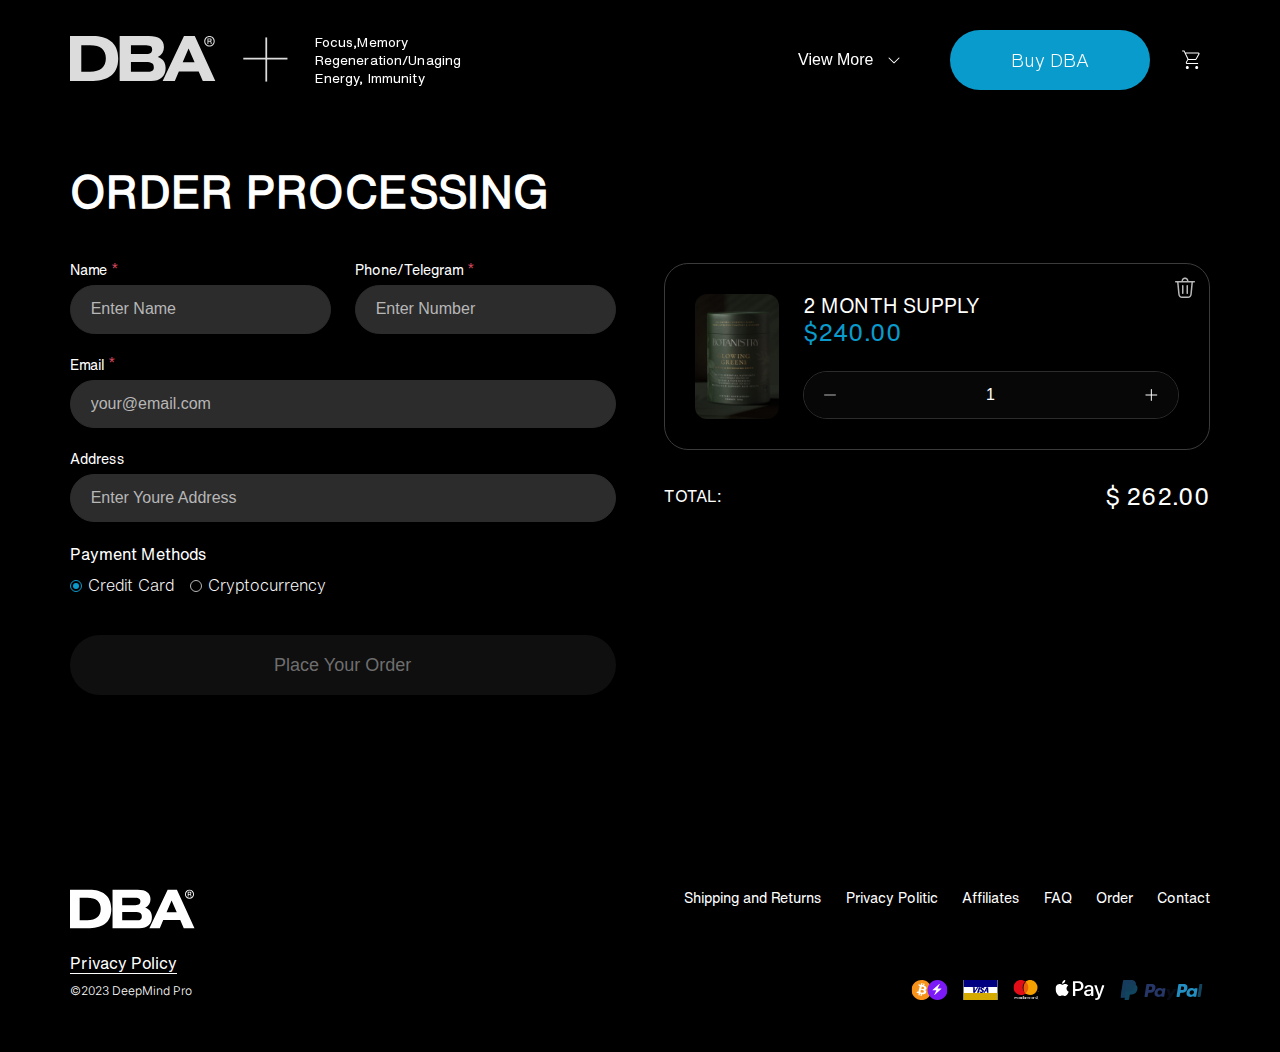
<file: order.html>
<!DOCTYPE html>
<html lang="en">
<head>
    <meta charset="UTF-8">
    <meta name="viewport" content="width=device-width, initial-scale=1.0">
    <title>DBA</title>
    <link rel="stylesheet" href="./assets/css/nullstyle.css">
    <link rel="stylesheet" href="./assets/css/main.css">
    <link rel="stylesheet" href="./assets/css/footer.css">
    <link rel="stylesheet" href="./assets/css/header.css">
    <link rel="stylesheet" href="./assets/css/popup.css"> 

    <link rel="preconnect" href="https://fonts.googleapis.com">
    <link rel="preconnect" href="https://fonts.gstatic.com" crossorigin>
    <link href="https://fonts.googleapis.com/css2?family=Inter:wght@300&family=Montserrat:ital@0;1&display=swap" rel="stylesheet">

    <script defer src="./assets/js/handlers.js"></script>
    <script defer src="./assets/js/popup.js"></script>
</head>
<body>

    <header class="header">
        <div class="container">
            <div class="header__row">
                <button class="header__burger">
                    <svg width="24" height="24" viewBox="0 0 24 24" fill="none" xmlns="http://www.w3.org/2000/svg">
                        <path fill-rule="evenodd" clip-rule="evenodd" d="M3 6C3 5.58579 3.33579 5.25 3.75 5.25H20.25C20.6642 5.25 21 5.58579 21 6C21 6.41421 20.6642 6.75 20.25 6.75H3.75C3.33579 6.75 3 6.41421 3 6ZM3 12C3 11.5858 3.33579 11.25 3.75 11.25H20.25C20.6642 11.25 21 11.5858 21 12C21 12.4142 20.6642 12.75 20.25 12.75H3.75C3.33579 12.75 3 12.4142 3 12ZM3 18C3 17.5858 3.33579 17.25 3.75 17.25H20.25C20.6642 17.25 21 17.5858 21 18C21 18.4142 20.6642 18.75 20.25 18.75H3.75C3.33579 18.75 3 18.4142 3 18Z" fill="white"/>
                    </svg>
                </button>
                <div class="header__group-1">
                    <a href="#" class="header__logo">
                        <svg width="162" height="50" viewBox="0 0 162 50" fill="none" xmlns="http://www.w3.org/2000/svg">
                            <path d="M150.699 1.70376C151.832 0.567921 153.221 -7.37936e-07 154.864 -1.0253e-06C156.508 -1.31266e-06 157.896 0.56792 159.029 1.70376C160.146 2.8396 160.704 4.22237 160.704 5.85206C160.704 7.48174 160.146 8.86451 159.029 10.0004C157.896 11.1362 156.508 11.7041 154.864 11.7041C153.221 11.7041 151.832 11.1362 150.699 10.0004C149.566 8.86451 149 7.48175 149 5.85206C149 4.22237 149.566 2.83961 150.699 1.70376ZM154.864 10.5436C156.188 10.5436 157.289 10.0909 158.167 9.18551C159.061 8.26367 159.507 7.15252 159.507 5.85206C159.507 4.53514 159.061 3.41576 158.167 2.49391C157.289 1.58853 156.188 1.13584 154.864 1.13584C153.524 1.13584 152.415 1.58853 151.537 2.49392C150.644 3.41576 150.197 4.53514 150.197 5.85206C150.197 7.15252 150.644 8.26367 151.537 9.18551C152.415 10.0909 153.524 10.5436 154.864 10.5436ZM157.138 7.03728L157.21 7.9509C157.226 8.32951 157.321 8.65051 157.497 8.91389L156.42 8.91389C156.276 8.71636 156.196 8.39536 156.18 7.9509L156.133 7.3089C156.101 6.96321 156.021 6.72452 155.893 6.59283C155.782 6.46113 155.582 6.39529 155.295 6.39529L153.643 6.39529L153.643 8.91389L152.59 8.91389L152.59 2.64207L155.175 2.64207C155.845 2.64207 156.364 2.79845 156.731 3.11122C157.114 3.40753 157.305 3.83553 157.305 4.39522C157.305 5.11952 157.01 5.61337 156.42 5.87675C156.851 6.04137 157.09 6.42821 157.138 7.03728ZM153.643 5.4076L155.271 5.4076C155.909 5.4076 156.228 5.11129 156.228 4.51868C156.228 3.92606 155.877 3.62976 155.175 3.62976L153.643 3.62976L153.643 5.4076Z" fill="#DCDCDC"/>
                            <path d="M102.871 50L126.563 -4.14235e-06L138.546 -6.2376e-06L161.342 50L147.43 50L142.885 39.3939L120.846 39.3939L116.37 50L102.871 50ZM125.116 29.27L138.339 29.27L131.659 13.843L125.116 29.27Z" fill="#DCDCDC"/>
                            <path d="M55.1289 50L55.1289 0L87.4292 -5.64756e-06C98.6551 -7.61036e-06 104.302 4.13222 104.302 12.4656C104.302 17.2865 101.961 21.1432 97.4843 23.416C103.269 25.2755 106.162 29.4766 106.162 35.7438C106.162 44.3526 100.308 50 89.9774 50L55.1289 50ZM67.6633 28.7879L67.6633 39.7383L84.33 39.7383C90.2529 39.7383 93.0766 39.1184 93.0766 34.573C93.0766 30.303 90.3217 28.7879 84.33 28.7879L67.6633 28.7879ZM67.6633 10.2617L67.6633 20.0413L82.4705 20.0413C88.3934 20.0413 91.2171 19.146 91.2171 14.876C91.2171 11.0193 88.4622 10.2617 82.4705 10.2617L67.6633 10.2617Z" fill="#DCDCDC"/>
                            <path d="M8.74228e-06 50L0 1.52588e-05L25.551 1.07913e-05C41.0468 8.08193e-06 53.5124 6.88705 53.5124 25C53.5124 44.3526 40.0826 50 22.5895 50L8.74228e-06 50ZM12.5344 10.2617L12.5344 39.7383L22.3141 39.7383C33.8843 39.7383 39.8072 34.4353 39.8072 24.7934C39.8072 15.1515 33.8843 10.2617 22.314 10.2617L12.5344 10.2617Z" fill="#DCDCDC"/>
                        </svg>
                    </a>
                    <svg class="cross" width="50" height="50" viewBox="0 0 51 50" fill="none" xmlns="http://www.w3.org/2000/svg">
                        <line x1="26.3477" y1="4.37114e-08" x2="26.3477" y2="50" stroke="#DCDCDC" stroke-width="2"/>
                        <line x1="0.34375" y1="23.9998" x2="50.3438" y2="23.9998" stroke="#DCDCDC" stroke-width="2"/>
                    </svg>
                    <div class="header__text">
                        <span>Focus,Memory</span>
                        <span>Regeneration/Unaging</span>
                        <span>Energy, Immunity</span>
                    </div>

                </div>
                <div class="header__group-2">
                    <div class="dropdown">
                        <button class="header__dropdown-btn">
                            <span>View More</span> 
                            <svg width="12" height="7" viewBox="0 0 12 7" fill="none" xmlns="http://www.w3.org/2000/svg">
                                <path fill-rule="evenodd" clip-rule="evenodd" d="M5.64645 6.35355C5.84171 6.54882 6.15829 6.54882 6.35355 6.35355L11.3536 1.35355C11.5488 1.15829 11.5488 0.841709 11.3536 0.646447C11.1583 0.451184 10.8417 0.451184 10.6464 0.646447L6 5.29289L1.35355 0.646447C1.15829 0.451184 0.841709 0.451184 0.646447 0.646447C0.451184 0.841709 0.451184 1.15829 0.646447 1.35355L5.64645 6.35355Z" fill="white"/>
                            </svg>
                        </button>
                        <ul class="dropdown-menu">
                            <li><a href="#">Shipping and Returns</a></li>
                            <li><a href="#">Privacy Politic</a></li>
                            <li><a href="#">Affiliates</a></li>
                            <li><a href="#">FAQ</a></li>
                            <li><a href="#">Order</a></li>
                        </ul>
                    </div>
                    <a href="#" class="header__btn btn">Buy DBA</a>
                    <a href="#" class="header__shop-btn">
                        <svg width="24" height="24" viewBox="0 0 24 24" fill="none" xmlns="http://www.w3.org/2000/svg">
                            <path d="M7.3077 21.1154C6.8859 21.1154 6.53045 20.9708 6.24135 20.6817C5.95223 20.3926 5.80768 20.0372 5.80768 19.6154C5.80768 19.1936 5.95223 18.8382 6.24135 18.5491C6.53045 18.2599 6.8859 18.1154 7.3077 18.1154C7.72948 18.1154 8.08493 18.2599 8.37405 18.5491C8.66315 18.8382 8.8077 19.1936 8.8077 19.6154C8.8077 20.0372 8.66315 20.3926 8.37405 20.6817C8.08493 20.9708 7.72948 21.1154 7.3077 21.1154ZM16.6923 21.1154C16.2705 21.1154 15.9151 20.9708 15.626 20.6817C15.3369 20.3926 15.1923 20.0372 15.1923 19.6154C15.1923 19.1936 15.3369 18.8382 15.626 18.5491C15.9151 18.2599 16.2705 18.1154 16.6923 18.1154C17.1141 18.1154 17.4696 18.2599 17.7587 18.5491C18.0478 18.8382 18.1923 19.1936 18.1923 19.6154C18.1923 20.0372 18.0478 20.3926 17.7587 20.6817C17.4696 20.9708 17.1141 21.1154 16.6923 21.1154ZM5.88078 5.5L8.55 11.1154H15.1846C15.3 11.1154 15.4026 11.0865 15.4923 11.0289C15.5821 10.9712 15.659 10.891 15.7231 10.7885L18.3385 6.03845C18.4154 5.89743 18.4218 5.77244 18.3577 5.66348C18.2936 5.55449 18.1846 5.5 18.0308 5.5H5.88078ZM5.3923 4.5H18.4116C18.8462 4.5 19.1731 4.67724 19.3923 5.03172C19.6115 5.38621 19.6231 5.75128 19.4269 6.12693L16.5692 11.3346C16.4244 11.5782 16.2362 11.7692 16.0048 11.9077C15.7734 12.0462 15.5192 12.1154 15.2423 12.1154H8.1L6.88463 14.3462C6.78206 14.5 6.77885 14.6667 6.875 14.8462C6.97115 15.0256 7.11538 15.1154 7.3077 15.1154H17.6923C17.8346 15.1154 17.9535 15.1631 18.049 15.2587C18.1446 15.3542 18.1923 15.4731 18.1923 15.6154C18.1923 15.7577 18.1446 15.8766 18.049 15.9721C17.9535 16.0676 17.8346 16.1154 17.6923 16.1154H7.3077C6.72437 16.1154 6.28911 15.8696 6.00192 15.3779C5.71474 14.8862 5.70769 14.3923 5.98078 13.8962L7.4846 11.2154L3.80768 3.5H2.5C2.35768 3.5 2.23877 3.45224 2.14325 3.35672C2.04775 3.26122 2 3.14232 2 3C2 2.85768 2.04775 2.73878 2.14325 2.64328C2.23878 2.54776 2.3577 2.5 2.5 2.5H3.9327C4.09038 2.5 4.23333 2.54038 4.36153 2.62115C4.48974 2.70192 4.58911 2.81474 4.65962 2.95963L5.3923 4.5Z" fill="white"/>
                        </svg>
                    </a>
                </div>
            </div>
        </div>
    </header>

    <div class="mobile-nav">
        <div class="mobile-nav__column">
            <nav class="mobile__nav">
                <ul>
                    <li><a href="#">Shipping and Returns</a></li>
                    <li><a href="#">Privacy Politic</a></li>
                    <li><a href="#">Affiliates</a></li>
                    <li><a href="#">FAQ</a></li>
                    <li><a href="#">Order</a></li>
                </ul>
            </nav>
        </div>    
    </div>

    <main class="order-page">
        <div class="container">
            <div class="order__column">
                <h1 class="h2-medium">order processing</h1>
                <div class="order__grid-row">
                    <form class="order__form">
                        <div class="input-info__group required" id="name">
                            <label>Name <sup>*</sup></label>
                            <input type="text" name="" placeholder="Enter Name">
                            <span class="error-msg"></span>
                        </div>
                        <div class="input-info__group required" id="phone">
                            <label>Phone/Telegram <sup>*</sup></label>
                            <input type="text" name="" placeholder="Enter Number">
                            <span class="error-msg"></span>
                        </div>
                        <div class="input-info__group required" id="email">
                            <label>Email <sup>*</sup></label>
                            <input type="text" name="" placeholder="your@email.com">
                            <span class="error-msg"></span>
                        </div>
                        <div class="input-info__group" id="address">
                            <label>Address</label>
                            <input type="text" name="" placeholder="Enter Youre Address">
                            <span class="error-msg"></span>
                        </div>
                        <div class="payments">
                            <p>Payment Methods</p>
                            <div class="payments__methods">
                                <label>
                                    <input type="radio" name="payments" checked>
                                    <span class="custom-radio"></span>
                                    Credit Card
                                </label>
                                <label>
                                    <input type="radio" name="payments">
                                    <span class="custom-radio"></span>
                                    Cryptocurrency
                                </label>
                            </div>
                        </div>
                        <button class="order__btn btn disabled">Place Your Order</button>
                    </form>
                    <div class="order__products">
                        <div class="order__product-column">
                            <div class="order__product">
                                <svg class="order__delete-btn" width="24" height="24" viewBox="0 0 24 24" fill="none" xmlns="http://www.w3.org/2000/svg">
                                    <path d="M10 5H14C14 4.46957 13.7893 3.96086 13.4142 3.58579C13.0391 3.21071 12.5304 3 12 3C11.4696 3 10.9609 3.21071 10.5858 3.58579C10.2107 3.96086 10 4.46957 10 5ZM8.5 5C8.5 4.54037 8.59053 4.08525 8.76642 3.66061C8.94231 3.23597 9.20012 2.85013 9.52513 2.52513C9.85013 2.20012 10.236 1.94231 10.6606 1.76642C11.0852 1.59053 11.5404 1.5 12 1.5C12.4596 1.5 12.9148 1.59053 13.3394 1.76642C13.764 1.94231 14.1499 2.20012 14.4749 2.52513C14.7999 2.85013 15.0577 3.23597 15.2336 3.66061C15.4095 4.08525 15.5 4.54037 15.5 5H21.25C21.4489 5 21.6397 5.07902 21.7803 5.21967C21.921 5.36032 22 5.55109 22 5.75C22 5.94891 21.921 6.13968 21.7803 6.28033C21.6397 6.42098 21.4489 6.5 21.25 6.5H19.93L18.76 18.611C18.6702 19.539 18.238 20.4002 17.5477 21.0268C16.8573 21.6534 15.9583 22.0004 15.026 22H8.974C8.04186 22.0001 7.1431 21.653 6.45295 21.0265C5.7628 20.3999 5.33073 19.5388 5.241 18.611L4.07 6.5H2.75C2.55109 6.5 2.36032 6.42098 2.21967 6.28033C2.07902 6.13968 2 5.94891 2 5.75C2 5.55109 2.07902 5.36032 2.21967 5.21967C2.36032 5.07902 2.55109 5 2.75 5H8.5ZM10.5 9.75C10.5 9.55109 10.421 9.36032 10.2803 9.21967C10.1397 9.07902 9.94891 9 9.75 9C9.55109 9 9.36032 9.07902 9.21967 9.21967C9.07902 9.36032 9 9.55109 9 9.75V17.25C9 17.4489 9.07902 17.6397 9.21967 17.7803C9.36032 17.921 9.55109 18 9.75 18C9.94891 18 10.1397 17.921 10.2803 17.7803C10.421 17.6397 10.5 17.4489 10.5 17.25V9.75ZM14.25 9C14.4489 9 14.6397 9.07902 14.7803 9.21967C14.921 9.36032 15 9.55109 15 9.75V17.25C15 17.4489 14.921 17.6397 14.7803 17.7803C14.6397 17.921 14.4489 18 14.25 18C14.0511 18 13.8603 17.921 13.7197 17.7803C13.579 17.6397 13.5 17.4489 13.5 17.25V9.75C13.5 9.55109 13.579 9.36032 13.7197 9.21967C13.8603 9.07902 14.0511 9 14.25 9ZM6.734 18.467C6.78794 19.0236 7.04724 19.5403 7.46137 19.9161C7.87549 20.292 8.41475 20.5001 8.974 20.5H15.026C15.5853 20.5001 16.1245 20.292 16.5386 19.9161C16.9528 19.5403 17.2121 19.0236 17.266 18.467L18.424 6.5H5.576L6.734 18.467Z" fill="#B7B7B7"/>
                                </svg>
                                <div class="order__product-img">
                                    <img src="./assets/img/front-view-couple-communicating 1 (3).png" alt="product">
                                </div>
                                <div class="order__product-body">
                                    <p class="title-l">2 Month Supply</p>
                                    <div class="product__prices">
                                        <span class="price">$240.00</span>
                                    </div>
                                    <div class="number-input">
                                        <div class="number-input__group">
                                            <button type="button" class="number-input__btn number-input__minus">
                                                <svg width="12" height="2" viewBox="0 0 12 2" fill="none" xmlns="http://www.w3.org/2000/svg">
                                                    <path d="M0.5 1.5C0.358333 1.5 0.239583 1.45202 0.14375 1.35605C0.0479167 1.2601 0 1.14119 0 0.999325C0 0.857458 0.0479167 0.738775 0.14375 0.643275C0.239583 0.547758 0.358333 0.5 0.5 0.5H11.5C11.6417 0.5 11.7604 0.547983 11.8562 0.64395C11.9521 0.7399 12 0.858809 12 1.00068C12 1.14254 11.9521 1.26123 11.8562 1.35673C11.7604 1.45224 11.6417 1.5 11.5 1.5H0.5Z" fill="#B7B7B7"/>
                                                </svg>                                                    
                                            </button>
                                            <input type="number" class="number-input__value" value="0">
                                            <button type="button" class="number-input__btn number-input__plus">
                                                <svg width="13" height="12" viewBox="0 0 13 12" fill="none" xmlns="http://www.w3.org/2000/svg">
                                                    <path d="M5.8335 6.5H0.833496C0.691829 6.5 0.573079 6.45202 0.477246 6.35605C0.381413 6.2601 0.333496 6.14119 0.333496 5.99932C0.333496 5.85746 0.381413 5.73877 0.477246 5.64327C0.573079 5.54776 0.691829 5.5 0.833496 5.5H5.8335V0.5C5.8335 0.358333 5.88148 0.239583 5.97745 0.14375C6.0734 0.0479167 6.1923 0 6.33417 0C6.47604 0 6.59472 0.0479167 6.69022 0.14375C6.78574 0.239583 6.8335 0.358333 6.8335 0.5V5.5H11.8335C11.9752 5.5 12.0939 5.54798 12.1897 5.64395C12.2856 5.7399 12.3335 5.85881 12.3335 6.00068C12.3335 6.14254 12.2856 6.26123 12.1897 6.35673C12.0939 6.45224 11.9752 6.5 11.8335 6.5H6.8335V11.5C6.8335 11.6417 6.78551 11.7604 6.68955 11.8562C6.5936 11.9521 6.47469 12 6.33282 12C6.19095 12 6.07227 11.9521 5.97677 11.8562C5.88125 11.7604 5.8335 11.6417 5.8335 11.5V6.5Z" fill="white"/>
                                                </svg>                                                    
                                            </button>
                                        </div>
                                    </div>
                                </div>
                            </div>
                        </div>
                        <div class="order__price-block">
                            <span class="title-m order__price-text">Total:</span>
                            <span class="order__price">$ 262.00</span>
                        </div>
                    </div>
                </div>
            </div>
        </div>
    </main>

    <div id="order-popup" class="popup">
        <div class="popup-container">
            <div class="order-popup__column popup__body">
                <a href="#" class="popup__close">
                    <svg width="24" height="24" viewBox="0 0 24 24" fill="none" xmlns="http://www.w3.org/2000/svg">
                        <path d="M18.5 18.5L5 5M18.5 5L5 18.5" stroke="#B7B7B7" stroke-width="1.5" stroke-linecap="round" stroke-linejoin="round"/>
                    </svg>
                </a>
                <h3 class="h3">Done</h3>
                <p class="subtitle">The order has been successfully placed, we will contact you shortly</p> 
                <a href="#" class="popup__close btn">Close</a>
            </div>
        </div>
    </div>

    <footer class="footer">
        <div class="container">
            <div class="footer__row">
                <div class="footer__policy">
                    <a href="#" class="footer__logo">
                        <svg width="125" height="40" viewBox="0 0 162 50" fill="none" xmlns="http://www.w3.org/2000/svg">
                            <path d="M150.699 1.70376C151.832 0.567921 153.221 -7.37936e-07 154.864 -1.0253e-06C156.508 -1.31266e-06 157.896 0.56792 159.029 1.70376C160.146 2.8396 160.704 4.22237 160.704 5.85206C160.704 7.48174 160.146 8.86451 159.029 10.0004C157.896 11.1362 156.508 11.7041 154.864 11.7041C153.221 11.7041 151.832 11.1362 150.699 10.0004C149.566 8.86451 149 7.48175 149 5.85206C149 4.22237 149.566 2.83961 150.699 1.70376ZM154.864 10.5436C156.188 10.5436 157.289 10.0909 158.167 9.18551C159.061 8.26367 159.507 7.15252 159.507 5.85206C159.507 4.53514 159.061 3.41576 158.167 2.49391C157.289 1.58853 156.188 1.13584 154.864 1.13584C153.524 1.13584 152.415 1.58853 151.537 2.49392C150.644 3.41576 150.197 4.53514 150.197 5.85206C150.197 7.15252 150.644 8.26367 151.537 9.18551C152.415 10.0909 153.524 10.5436 154.864 10.5436ZM157.138 7.03728L157.21 7.9509C157.226 8.32951 157.321 8.65051 157.497 8.91389L156.42 8.91389C156.276 8.71636 156.196 8.39536 156.18 7.9509L156.133 7.3089C156.101 6.96321 156.021 6.72452 155.893 6.59283C155.782 6.46113 155.582 6.39529 155.295 6.39529L153.643 6.39529L153.643 8.91389L152.59 8.91389L152.59 2.64207L155.175 2.64207C155.845 2.64207 156.364 2.79845 156.731 3.11122C157.114 3.40753 157.305 3.83553 157.305 4.39522C157.305 5.11952 157.01 5.61337 156.42 5.87675C156.851 6.04137 157.09 6.42821 157.138 7.03728ZM153.643 5.4076L155.271 5.4076C155.909 5.4076 156.228 5.11129 156.228 4.51868C156.228 3.92606 155.877 3.62976 155.175 3.62976L153.643 3.62976L153.643 5.4076Z" fill="white"/>
                            <path d="M102.871 50L126.563 -4.14235e-06L138.546 -6.2376e-06L161.342 50L147.43 50L142.885 39.3939L120.846 39.3939L116.37 50L102.871 50ZM125.116 29.27L138.339 29.27L131.659 13.843L125.116 29.27Z" fill="white"/>
                            <path d="M55.1289 50L55.1289 0L87.4292 -5.64756e-06C98.6551 -7.61036e-06 104.302 4.13222 104.302 12.4656C104.302 17.2865 101.961 21.1432 97.4843 23.416C103.269 25.2755 106.162 29.4766 106.162 35.7438C106.162 44.3526 100.308 50 89.9774 50L55.1289 50ZM67.6633 28.7879L67.6633 39.7383L84.33 39.7383C90.2529 39.7383 93.0766 39.1184 93.0766 34.573C93.0766 30.303 90.3217 28.7879 84.33 28.7879L67.6633 28.7879ZM67.6633 10.2617L67.6633 20.0413L82.4705 20.0413C88.3934 20.0413 91.2171 19.146 91.2171 14.876C91.2171 11.0193 88.4622 10.2617 82.4705 10.2617L67.6633 10.2617Z" fill="white"/>
                            <path d="M8.74228e-06 50L0 1.52588e-05L25.551 1.07913e-05C41.0468 8.08193e-06 53.5124 6.88705 53.5124 25C53.5124 44.3526 40.0826 50 22.5895 50L8.74228e-06 50ZM12.5344 10.2617L12.5344 39.7383L22.3141 39.7383C33.8843 39.7383 39.8072 34.4353 39.8072 24.7934C39.8072 15.1515 33.8843 10.2617 22.314 10.2617L12.5344 10.2617Z" fill="white"/>
                        </svg>
                    </a>
                    <div class="footer__text">
                        <a href="#">Privacy Policy</a>
                        <p>©2023 DeepMind Pro</p>
                    </div>
                </div>
                <div class="footer__nav">
                    <ul class="footer__links">
                        <li><a href="#">Shipping and Returns</a></li>
                        <li><a href="#">Privacy Politic</a></li>
                        <li><a href="#">Affiliates</a></li>
                        <li><a href="#">FAQ</a></li>
                        <li><a href="#">Order</a></li>
                        <li><a href="#">Contact</a></li>
                    </ul>
                    <ul class="footer__payments">
                        <li><img src="./assets/img/payments/1.svg" alt="payment"></li>
                        <li><img src="./assets/img/payments/2.svg" alt="payment"></li>
                        <li><img src="./assets/img/payments/3.svg" alt="payment"></li>
                        <li><img src="./assets/img/payments/4.svg" alt="payment"></li>
                        <li><img src="./assets/img/payments/5.svg" alt="payment"></li>
                    </ul>
                </div>
            </div>
        </div>
    </footer>
</body>
</html>
</file>
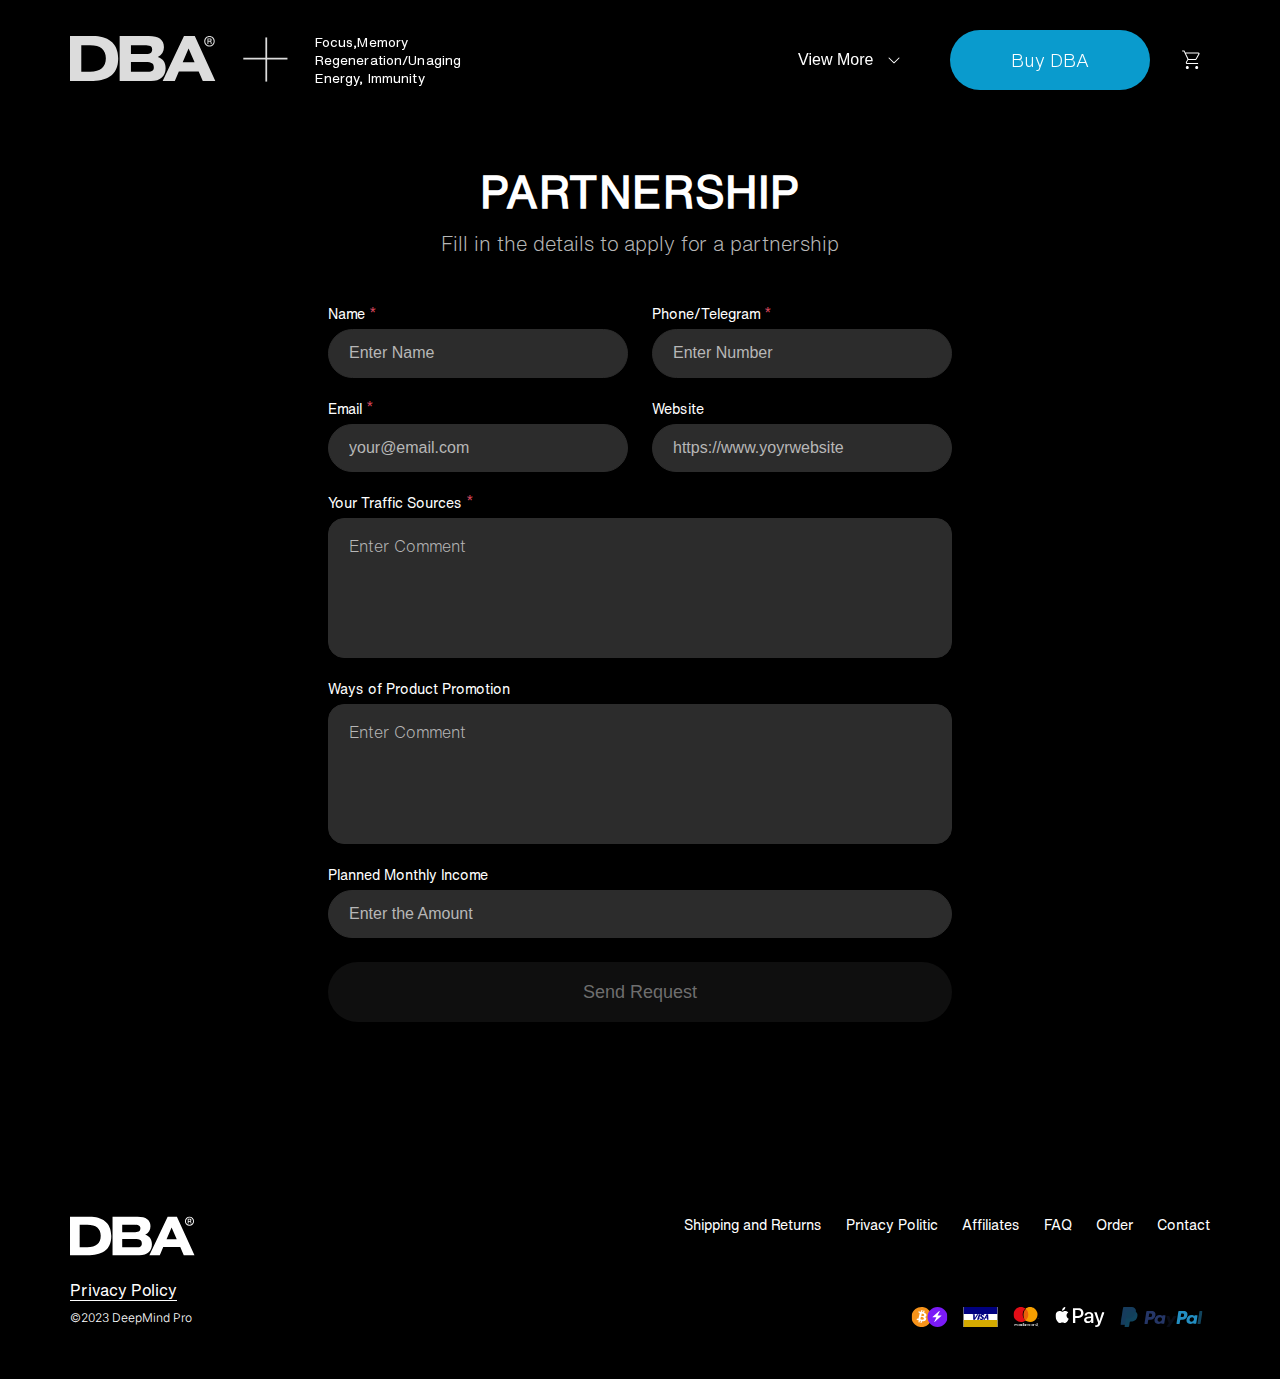
<file: partnership.html>
<!DOCTYPE html>
<html lang="en">
<head>
    <meta charset="UTF-8">
    <meta name="viewport" content="width=device-width, initial-scale=1.0">
    <title>DBA</title>
    <link rel="stylesheet" href="./assets/css/nullstyle.css">
    <link rel="stylesheet" href="./assets/css/main.css">
    <link rel="stylesheet" href="./assets/css/footer.css">
    <link rel="stylesheet" href="./assets/css/header.css">
    <link rel="stylesheet" href="./assets/css/popup.css">

    <link rel="preconnect" href="https://fonts.googleapis.com">
    <link rel="preconnect" href="https://fonts.gstatic.com" crossorigin>
    <link href="https://fonts.googleapis.com/css2?family=Inter:wght@300&family=Montserrat:ital@0;1&display=swap" rel="stylesheet">

    <script defer src="./assets/js/handlers.js"></script>
    <script defer src="./assets/js/popup.js"></script>
</head>
<body>

    <header class="header">
        <div class="container">
            <div class="header__row">
                <button class="header__burger">
                    <svg width="24" height="24" viewBox="0 0 24 24" fill="none" xmlns="http://www.w3.org/2000/svg">
                        <path fill-rule="evenodd" clip-rule="evenodd" d="M3 6C3 5.58579 3.33579 5.25 3.75 5.25H20.25C20.6642 5.25 21 5.58579 21 6C21 6.41421 20.6642 6.75 20.25 6.75H3.75C3.33579 6.75 3 6.41421 3 6ZM3 12C3 11.5858 3.33579 11.25 3.75 11.25H20.25C20.6642 11.25 21 11.5858 21 12C21 12.4142 20.6642 12.75 20.25 12.75H3.75C3.33579 12.75 3 12.4142 3 12ZM3 18C3 17.5858 3.33579 17.25 3.75 17.25H20.25C20.6642 17.25 21 17.5858 21 18C21 18.4142 20.6642 18.75 20.25 18.75H3.75C3.33579 18.75 3 18.4142 3 18Z" fill="white"/>
                    </svg>
                </button>
                <div class="header__group-1">
                    <a href="#" class="header__logo">
                        <svg width="162" height="50" viewBox="0 0 162 50" fill="none" xmlns="http://www.w3.org/2000/svg">
                            <path d="M150.699 1.70376C151.832 0.567921 153.221 -7.37936e-07 154.864 -1.0253e-06C156.508 -1.31266e-06 157.896 0.56792 159.029 1.70376C160.146 2.8396 160.704 4.22237 160.704 5.85206C160.704 7.48174 160.146 8.86451 159.029 10.0004C157.896 11.1362 156.508 11.7041 154.864 11.7041C153.221 11.7041 151.832 11.1362 150.699 10.0004C149.566 8.86451 149 7.48175 149 5.85206C149 4.22237 149.566 2.83961 150.699 1.70376ZM154.864 10.5436C156.188 10.5436 157.289 10.0909 158.167 9.18551C159.061 8.26367 159.507 7.15252 159.507 5.85206C159.507 4.53514 159.061 3.41576 158.167 2.49391C157.289 1.58853 156.188 1.13584 154.864 1.13584C153.524 1.13584 152.415 1.58853 151.537 2.49392C150.644 3.41576 150.197 4.53514 150.197 5.85206C150.197 7.15252 150.644 8.26367 151.537 9.18551C152.415 10.0909 153.524 10.5436 154.864 10.5436ZM157.138 7.03728L157.21 7.9509C157.226 8.32951 157.321 8.65051 157.497 8.91389L156.42 8.91389C156.276 8.71636 156.196 8.39536 156.18 7.9509L156.133 7.3089C156.101 6.96321 156.021 6.72452 155.893 6.59283C155.782 6.46113 155.582 6.39529 155.295 6.39529L153.643 6.39529L153.643 8.91389L152.59 8.91389L152.59 2.64207L155.175 2.64207C155.845 2.64207 156.364 2.79845 156.731 3.11122C157.114 3.40753 157.305 3.83553 157.305 4.39522C157.305 5.11952 157.01 5.61337 156.42 5.87675C156.851 6.04137 157.09 6.42821 157.138 7.03728ZM153.643 5.4076L155.271 5.4076C155.909 5.4076 156.228 5.11129 156.228 4.51868C156.228 3.92606 155.877 3.62976 155.175 3.62976L153.643 3.62976L153.643 5.4076Z" fill="#DCDCDC"/>
                            <path d="M102.871 50L126.563 -4.14235e-06L138.546 -6.2376e-06L161.342 50L147.43 50L142.885 39.3939L120.846 39.3939L116.37 50L102.871 50ZM125.116 29.27L138.339 29.27L131.659 13.843L125.116 29.27Z" fill="#DCDCDC"/>
                            <path d="M55.1289 50L55.1289 0L87.4292 -5.64756e-06C98.6551 -7.61036e-06 104.302 4.13222 104.302 12.4656C104.302 17.2865 101.961 21.1432 97.4843 23.416C103.269 25.2755 106.162 29.4766 106.162 35.7438C106.162 44.3526 100.308 50 89.9774 50L55.1289 50ZM67.6633 28.7879L67.6633 39.7383L84.33 39.7383C90.2529 39.7383 93.0766 39.1184 93.0766 34.573C93.0766 30.303 90.3217 28.7879 84.33 28.7879L67.6633 28.7879ZM67.6633 10.2617L67.6633 20.0413L82.4705 20.0413C88.3934 20.0413 91.2171 19.146 91.2171 14.876C91.2171 11.0193 88.4622 10.2617 82.4705 10.2617L67.6633 10.2617Z" fill="#DCDCDC"/>
                            <path d="M8.74228e-06 50L0 1.52588e-05L25.551 1.07913e-05C41.0468 8.08193e-06 53.5124 6.88705 53.5124 25C53.5124 44.3526 40.0826 50 22.5895 50L8.74228e-06 50ZM12.5344 10.2617L12.5344 39.7383L22.3141 39.7383C33.8843 39.7383 39.8072 34.4353 39.8072 24.7934C39.8072 15.1515 33.8843 10.2617 22.314 10.2617L12.5344 10.2617Z" fill="#DCDCDC"/>
                        </svg>
                    </a>
                    <svg class="cross" width="50" height="50" viewBox="0 0 51 50" fill="none" xmlns="http://www.w3.org/2000/svg">
                        <line x1="26.3477" y1="4.37114e-08" x2="26.3477" y2="50" stroke="#DCDCDC" stroke-width="2"/>
                        <line x1="0.34375" y1="23.9998" x2="50.3438" y2="23.9998" stroke="#DCDCDC" stroke-width="2"/>
                    </svg>
                    <div class="header__text">
                        <span>Focus,Memory</span>
                        <span>Regeneration/Unaging</span>
                        <span>Energy, Immunity</span>
                    </div>

                </div>
                <div class="header__group-2">
                    <div class="dropdown">
                        <button class="header__dropdown-btn">
                            <span>View More</span> 
                            <svg width="12" height="7" viewBox="0 0 12 7" fill="none" xmlns="http://www.w3.org/2000/svg">
                                <path fill-rule="evenodd" clip-rule="evenodd" d="M5.64645 6.35355C5.84171 6.54882 6.15829 6.54882 6.35355 6.35355L11.3536 1.35355C11.5488 1.15829 11.5488 0.841709 11.3536 0.646447C11.1583 0.451184 10.8417 0.451184 10.6464 0.646447L6 5.29289L1.35355 0.646447C1.15829 0.451184 0.841709 0.451184 0.646447 0.646447C0.451184 0.841709 0.451184 1.15829 0.646447 1.35355L5.64645 6.35355Z" fill="white"/>
                            </svg>
                        </button>
                        <ul class="dropdown-menu">
                            <li><a href="#">Shipping and Returns</a></li>
                            <li><a href="#">Privacy Politic</a></li>
                            <li><a href="#">Affiliates</a></li>
                            <li><a href="#">FAQ</a></li>
                            <li><a href="#">Order</a></li>
                        </ul>
                    </div>
                    <a href="#" class="header__btn btn">Buy DBA</a>
                    <a href="#" class="header__shop-btn">
                        <svg width="24" height="24" viewBox="0 0 24 24" fill="none" xmlns="http://www.w3.org/2000/svg">
                            <path d="M7.3077 21.1154C6.8859 21.1154 6.53045 20.9708 6.24135 20.6817C5.95223 20.3926 5.80768 20.0372 5.80768 19.6154C5.80768 19.1936 5.95223 18.8382 6.24135 18.5491C6.53045 18.2599 6.8859 18.1154 7.3077 18.1154C7.72948 18.1154 8.08493 18.2599 8.37405 18.5491C8.66315 18.8382 8.8077 19.1936 8.8077 19.6154C8.8077 20.0372 8.66315 20.3926 8.37405 20.6817C8.08493 20.9708 7.72948 21.1154 7.3077 21.1154ZM16.6923 21.1154C16.2705 21.1154 15.9151 20.9708 15.626 20.6817C15.3369 20.3926 15.1923 20.0372 15.1923 19.6154C15.1923 19.1936 15.3369 18.8382 15.626 18.5491C15.9151 18.2599 16.2705 18.1154 16.6923 18.1154C17.1141 18.1154 17.4696 18.2599 17.7587 18.5491C18.0478 18.8382 18.1923 19.1936 18.1923 19.6154C18.1923 20.0372 18.0478 20.3926 17.7587 20.6817C17.4696 20.9708 17.1141 21.1154 16.6923 21.1154ZM5.88078 5.5L8.55 11.1154H15.1846C15.3 11.1154 15.4026 11.0865 15.4923 11.0289C15.5821 10.9712 15.659 10.891 15.7231 10.7885L18.3385 6.03845C18.4154 5.89743 18.4218 5.77244 18.3577 5.66348C18.2936 5.55449 18.1846 5.5 18.0308 5.5H5.88078ZM5.3923 4.5H18.4116C18.8462 4.5 19.1731 4.67724 19.3923 5.03172C19.6115 5.38621 19.6231 5.75128 19.4269 6.12693L16.5692 11.3346C16.4244 11.5782 16.2362 11.7692 16.0048 11.9077C15.7734 12.0462 15.5192 12.1154 15.2423 12.1154H8.1L6.88463 14.3462C6.78206 14.5 6.77885 14.6667 6.875 14.8462C6.97115 15.0256 7.11538 15.1154 7.3077 15.1154H17.6923C17.8346 15.1154 17.9535 15.1631 18.049 15.2587C18.1446 15.3542 18.1923 15.4731 18.1923 15.6154C18.1923 15.7577 18.1446 15.8766 18.049 15.9721C17.9535 16.0676 17.8346 16.1154 17.6923 16.1154H7.3077C6.72437 16.1154 6.28911 15.8696 6.00192 15.3779C5.71474 14.8862 5.70769 14.3923 5.98078 13.8962L7.4846 11.2154L3.80768 3.5H2.5C2.35768 3.5 2.23877 3.45224 2.14325 3.35672C2.04775 3.26122 2 3.14232 2 3C2 2.85768 2.04775 2.73878 2.14325 2.64328C2.23878 2.54776 2.3577 2.5 2.5 2.5H3.9327C4.09038 2.5 4.23333 2.54038 4.36153 2.62115C4.48974 2.70192 4.58911 2.81474 4.65962 2.95963L5.3923 4.5Z" fill="white"/>
                        </svg>
                    </a>
                </div>
            </div>
        </div>
    </header>

    <div class="mobile-nav">
        <div class="mobile-nav__column">
            <nav class="mobile__nav">
                <ul>
                    <li><a href="#">Shipping and Returns</a></li>
                    <li><a href="#">Privacy Politic</a></li>
                    <li><a href="#">Affiliates</a></li>
                    <li><a href="#">FAQ</a></li>
                    <li><a href="#">Order</a></li>
                </ul>
            </nav>
        </div>    
    </div>

    <main class="partnership-page">
        <div class="container">
            <div class="partnership-info__column">
                <div class="partnership-info__header">
                    <h1 class="h2-medium">Partnership</h1>
                    <p class="subtitle">Fill in the details to apply for a partnership</p>
                </div>

                <form class="partnership-info__grid">
                    <div class="input-info__group required" id="name">
                        <label>Name <sup>*</sup></label>
                        <input type="text" name="" placeholder="Enter Name">
                        <span class="error-msg"></span>
                    </div>
                    <div class="input-info__group required" id="phone">
                        <label>Phone/Telegram <sup>*</sup></label>
                        <input type="text" name="" placeholder="Enter Number">
                        <span class="error-msg"></span>
                    </div>
                    <div class="input-info__group required " id="email">
                        <label>Email <sup>*</sup></label>
                        <input type="text" name="" placeholder="your@email.com">
                        <span class="error-msg"></span>
                    </div>
                    <div class="input-info__group" id="website">
                        <label>Website</label>
                        <input type="text" name="" placeholder="https://www.yoyrwebsite">
                        <span class="error-msg"></span>
                    </div>
                    <div class="input-info__group required" id="comment-1">
                        <label>Your Traffic Sources <sup>*</sup></label>
                        <textarea name="" placeholder="Enter Comment"></textarea>
                        <span class="error-msg"></span>
                    </div>
                    <div class="input-info__group" id="comment-2">
                        <label>Ways of Product Promotion</label>
                        <textarea name="" placeholder="Enter Comment"></textarea>
                        <span class="error-msg"></span>
                    </div>
                    <div class="input-info__group" id="income">
                        <label>Planned Monthly Income</label>
                        <input type="text" name="" placeholder="Enter the Amount">
                        <span class="error-msg"></span>
                    </div>
                    <button class="partnership-info__btn btn disabled">Send Request</button>
                </form>
            </div>

        </div>
    </main>

    <footer class="footer">
        <div class="container">
            <div class="footer__row">
                <div class="footer__policy">
                    <a href="#" class="footer__logo">
                        <svg width="125" height="40" viewBox="0 0 162 50" fill="none" xmlns="http://www.w3.org/2000/svg">
                            <path d="M150.699 1.70376C151.832 0.567921 153.221 -7.37936e-07 154.864 -1.0253e-06C156.508 -1.31266e-06 157.896 0.56792 159.029 1.70376C160.146 2.8396 160.704 4.22237 160.704 5.85206C160.704 7.48174 160.146 8.86451 159.029 10.0004C157.896 11.1362 156.508 11.7041 154.864 11.7041C153.221 11.7041 151.832 11.1362 150.699 10.0004C149.566 8.86451 149 7.48175 149 5.85206C149 4.22237 149.566 2.83961 150.699 1.70376ZM154.864 10.5436C156.188 10.5436 157.289 10.0909 158.167 9.18551C159.061 8.26367 159.507 7.15252 159.507 5.85206C159.507 4.53514 159.061 3.41576 158.167 2.49391C157.289 1.58853 156.188 1.13584 154.864 1.13584C153.524 1.13584 152.415 1.58853 151.537 2.49392C150.644 3.41576 150.197 4.53514 150.197 5.85206C150.197 7.15252 150.644 8.26367 151.537 9.18551C152.415 10.0909 153.524 10.5436 154.864 10.5436ZM157.138 7.03728L157.21 7.9509C157.226 8.32951 157.321 8.65051 157.497 8.91389L156.42 8.91389C156.276 8.71636 156.196 8.39536 156.18 7.9509L156.133 7.3089C156.101 6.96321 156.021 6.72452 155.893 6.59283C155.782 6.46113 155.582 6.39529 155.295 6.39529L153.643 6.39529L153.643 8.91389L152.59 8.91389L152.59 2.64207L155.175 2.64207C155.845 2.64207 156.364 2.79845 156.731 3.11122C157.114 3.40753 157.305 3.83553 157.305 4.39522C157.305 5.11952 157.01 5.61337 156.42 5.87675C156.851 6.04137 157.09 6.42821 157.138 7.03728ZM153.643 5.4076L155.271 5.4076C155.909 5.4076 156.228 5.11129 156.228 4.51868C156.228 3.92606 155.877 3.62976 155.175 3.62976L153.643 3.62976L153.643 5.4076Z" fill="white"/>
                            <path d="M102.871 50L126.563 -4.14235e-06L138.546 -6.2376e-06L161.342 50L147.43 50L142.885 39.3939L120.846 39.3939L116.37 50L102.871 50ZM125.116 29.27L138.339 29.27L131.659 13.843L125.116 29.27Z" fill="white"/>
                            <path d="M55.1289 50L55.1289 0L87.4292 -5.64756e-06C98.6551 -7.61036e-06 104.302 4.13222 104.302 12.4656C104.302 17.2865 101.961 21.1432 97.4843 23.416C103.269 25.2755 106.162 29.4766 106.162 35.7438C106.162 44.3526 100.308 50 89.9774 50L55.1289 50ZM67.6633 28.7879L67.6633 39.7383L84.33 39.7383C90.2529 39.7383 93.0766 39.1184 93.0766 34.573C93.0766 30.303 90.3217 28.7879 84.33 28.7879L67.6633 28.7879ZM67.6633 10.2617L67.6633 20.0413L82.4705 20.0413C88.3934 20.0413 91.2171 19.146 91.2171 14.876C91.2171 11.0193 88.4622 10.2617 82.4705 10.2617L67.6633 10.2617Z" fill="white"/>
                            <path d="M8.74228e-06 50L0 1.52588e-05L25.551 1.07913e-05C41.0468 8.08193e-06 53.5124 6.88705 53.5124 25C53.5124 44.3526 40.0826 50 22.5895 50L8.74228e-06 50ZM12.5344 10.2617L12.5344 39.7383L22.3141 39.7383C33.8843 39.7383 39.8072 34.4353 39.8072 24.7934C39.8072 15.1515 33.8843 10.2617 22.314 10.2617L12.5344 10.2617Z" fill="white"/>
                        </svg>
                    </a>
                    <div class="footer__text">
                        <a href="#">Privacy Policy</a>
                        <p>©2023 DeepMind Pro</p>
                    </div>
                </div>
                <div class="footer__nav">
                    <ul class="footer__links">
                        <li><a href="#">Shipping and Returns</a></li>
                        <li><a href="#">Privacy Politic</a></li>
                        <li><a href="#">Affiliates</a></li>
                        <li><a href="#">FAQ</a></li>
                        <li><a href="#">Order</a></li>
                        <li><a href="#">Contact</a></li>
                    </ul>
                    <ul class="footer__payments">
                        <li><img src="./assets/img/payments/1.svg" alt="payment"></li>
                        <li><img src="./assets/img/payments/2.svg" alt="payment"></li>
                        <li><img src="./assets/img/payments/3.svg" alt="payment"></li>
                        <li><img src="./assets/img/payments/4.svg" alt="payment"></li>
                        <li><img src="./assets/img/payments/5.svg" alt="payment"></li>
                    </ul>
                </div>
            </div>
        </div>
    </footer>
    
    <div id="parthership-popup" class="popup">
        <div class="popup-container">
            <div class="parthership-popup__column popup__body">
                <a href="#" class="popup__close">
                    <svg width="24" height="24" viewBox="0 0 24 24" fill="none" xmlns="http://www.w3.org/2000/svg">
                        <path d="M18.5 18.5L5 5M18.5 5L5 18.5" stroke="#B7B7B7" stroke-width="1.5" stroke-linecap="round" stroke-linejoin="round"/>
                    </svg>
                </a>
                <h3 class="h3">Done</h3>
                <p class="subtitle">Your data has been successfully sent. We will contact you soon </p> 
                <a href="#" class="popup__close btn">Close</a>
            </div>
        </div>
    </div>
</body>
</html>
</file>
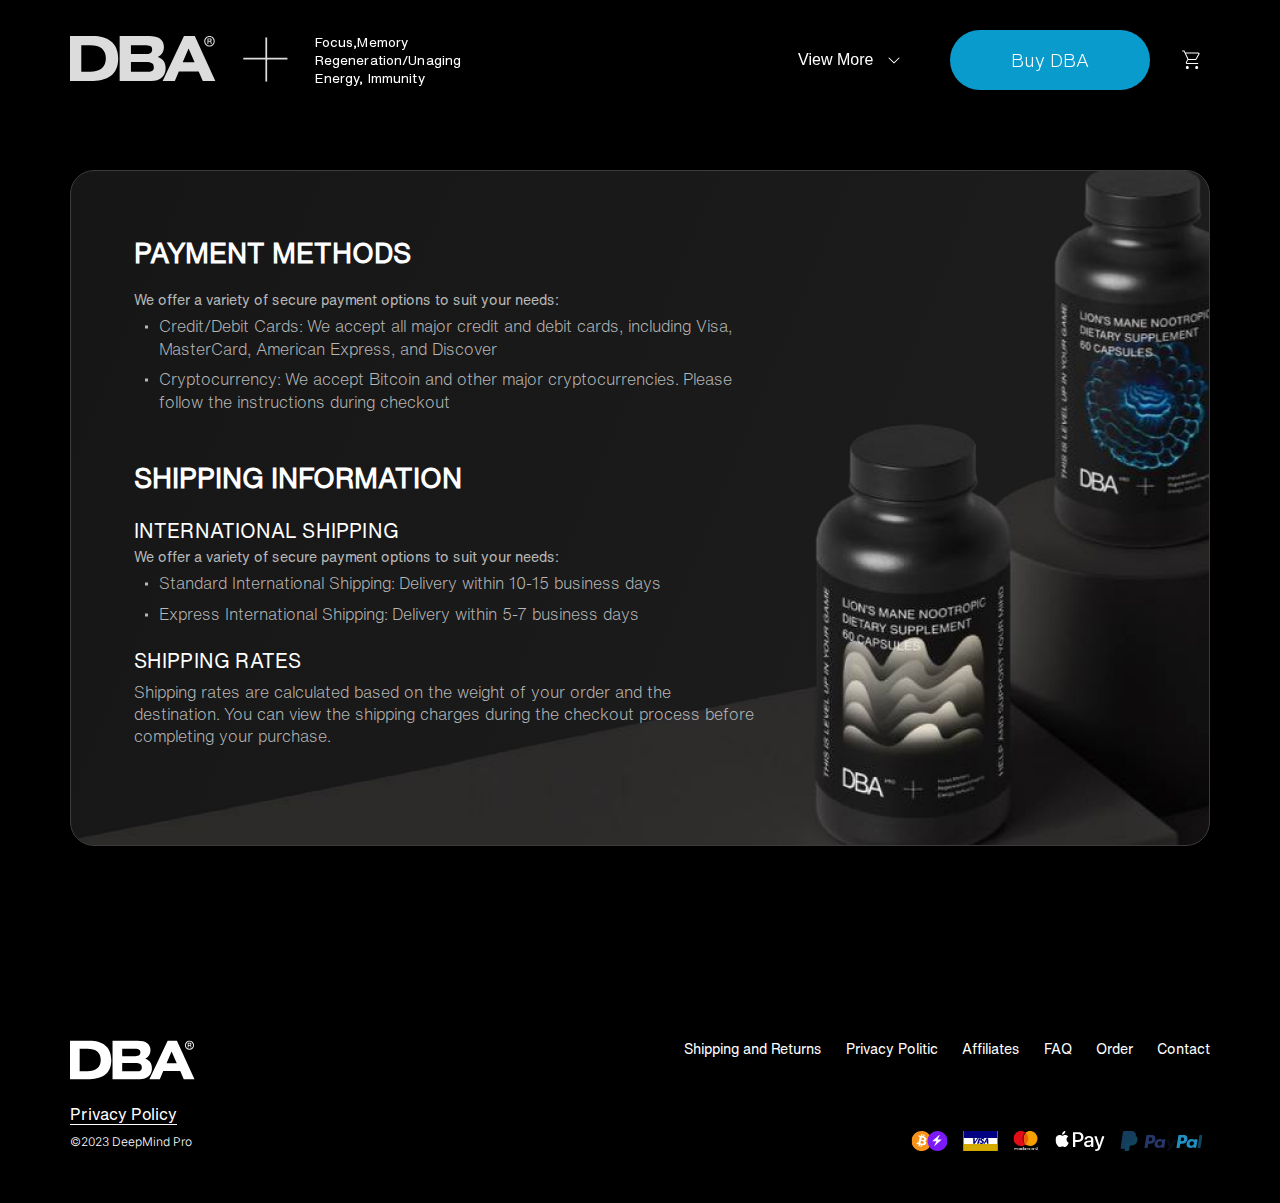
<file: payment.html>
<!DOCTYPE html>
<html lang="en">
<head>
    <meta charset="UTF-8">
    <meta name="viewport" content="width=device-width, initial-scale=1.0">
    <title>DBA</title>
    <link rel="stylesheet" href="./assets/css/nullstyle.css">
    <link rel="stylesheet" href="./assets/css/main.css">
    <link rel="stylesheet" href="./assets/css/footer.css">
    <link rel="stylesheet" href="./assets/css/header.css">

    <link rel="preconnect" href="https://fonts.googleapis.com">
    <link rel="preconnect" href="https://fonts.gstatic.com" crossorigin>
    <link href="https://fonts.googleapis.com/css2?family=Inter:wght@300&family=Montserrat:ital@0;1&display=swap" rel="stylesheet">

    <script defer src="./assets/js/handlers.js"></script>
</head>
<body>

    <header class="header">
        <div class="container">
            <div class="header__row">
                <button class="header__burger">
                    <svg width="24" height="24" viewBox="0 0 24 24" fill="none" xmlns="http://www.w3.org/2000/svg">
                        <path fill-rule="evenodd" clip-rule="evenodd" d="M3 6C3 5.58579 3.33579 5.25 3.75 5.25H20.25C20.6642 5.25 21 5.58579 21 6C21 6.41421 20.6642 6.75 20.25 6.75H3.75C3.33579 6.75 3 6.41421 3 6ZM3 12C3 11.5858 3.33579 11.25 3.75 11.25H20.25C20.6642 11.25 21 11.5858 21 12C21 12.4142 20.6642 12.75 20.25 12.75H3.75C3.33579 12.75 3 12.4142 3 12ZM3 18C3 17.5858 3.33579 17.25 3.75 17.25H20.25C20.6642 17.25 21 17.5858 21 18C21 18.4142 20.6642 18.75 20.25 18.75H3.75C3.33579 18.75 3 18.4142 3 18Z" fill="white"/>
                    </svg>
                </button>
                <div class="header__group-1">
                    <a href="#" class="header__logo">
                        <svg width="162" height="50" viewBox="0 0 162 50" fill="none" xmlns="http://www.w3.org/2000/svg">
                            <path d="M150.699 1.70376C151.832 0.567921 153.221 -7.37936e-07 154.864 -1.0253e-06C156.508 -1.31266e-06 157.896 0.56792 159.029 1.70376C160.146 2.8396 160.704 4.22237 160.704 5.85206C160.704 7.48174 160.146 8.86451 159.029 10.0004C157.896 11.1362 156.508 11.7041 154.864 11.7041C153.221 11.7041 151.832 11.1362 150.699 10.0004C149.566 8.86451 149 7.48175 149 5.85206C149 4.22237 149.566 2.83961 150.699 1.70376ZM154.864 10.5436C156.188 10.5436 157.289 10.0909 158.167 9.18551C159.061 8.26367 159.507 7.15252 159.507 5.85206C159.507 4.53514 159.061 3.41576 158.167 2.49391C157.289 1.58853 156.188 1.13584 154.864 1.13584C153.524 1.13584 152.415 1.58853 151.537 2.49392C150.644 3.41576 150.197 4.53514 150.197 5.85206C150.197 7.15252 150.644 8.26367 151.537 9.18551C152.415 10.0909 153.524 10.5436 154.864 10.5436ZM157.138 7.03728L157.21 7.9509C157.226 8.32951 157.321 8.65051 157.497 8.91389L156.42 8.91389C156.276 8.71636 156.196 8.39536 156.18 7.9509L156.133 7.3089C156.101 6.96321 156.021 6.72452 155.893 6.59283C155.782 6.46113 155.582 6.39529 155.295 6.39529L153.643 6.39529L153.643 8.91389L152.59 8.91389L152.59 2.64207L155.175 2.64207C155.845 2.64207 156.364 2.79845 156.731 3.11122C157.114 3.40753 157.305 3.83553 157.305 4.39522C157.305 5.11952 157.01 5.61337 156.42 5.87675C156.851 6.04137 157.09 6.42821 157.138 7.03728ZM153.643 5.4076L155.271 5.4076C155.909 5.4076 156.228 5.11129 156.228 4.51868C156.228 3.92606 155.877 3.62976 155.175 3.62976L153.643 3.62976L153.643 5.4076Z" fill="#DCDCDC"/>
                            <path d="M102.871 50L126.563 -4.14235e-06L138.546 -6.2376e-06L161.342 50L147.43 50L142.885 39.3939L120.846 39.3939L116.37 50L102.871 50ZM125.116 29.27L138.339 29.27L131.659 13.843L125.116 29.27Z" fill="#DCDCDC"/>
                            <path d="M55.1289 50L55.1289 0L87.4292 -5.64756e-06C98.6551 -7.61036e-06 104.302 4.13222 104.302 12.4656C104.302 17.2865 101.961 21.1432 97.4843 23.416C103.269 25.2755 106.162 29.4766 106.162 35.7438C106.162 44.3526 100.308 50 89.9774 50L55.1289 50ZM67.6633 28.7879L67.6633 39.7383L84.33 39.7383C90.2529 39.7383 93.0766 39.1184 93.0766 34.573C93.0766 30.303 90.3217 28.7879 84.33 28.7879L67.6633 28.7879ZM67.6633 10.2617L67.6633 20.0413L82.4705 20.0413C88.3934 20.0413 91.2171 19.146 91.2171 14.876C91.2171 11.0193 88.4622 10.2617 82.4705 10.2617L67.6633 10.2617Z" fill="#DCDCDC"/>
                            <path d="M8.74228e-06 50L0 1.52588e-05L25.551 1.07913e-05C41.0468 8.08193e-06 53.5124 6.88705 53.5124 25C53.5124 44.3526 40.0826 50 22.5895 50L8.74228e-06 50ZM12.5344 10.2617L12.5344 39.7383L22.3141 39.7383C33.8843 39.7383 39.8072 34.4353 39.8072 24.7934C39.8072 15.1515 33.8843 10.2617 22.314 10.2617L12.5344 10.2617Z" fill="#DCDCDC"/>
                        </svg>
                    </a>
                    <svg class="cross" width="50" height="50" viewBox="0 0 51 50" fill="none" xmlns="http://www.w3.org/2000/svg">
                        <line x1="26.3477" y1="4.37114e-08" x2="26.3477" y2="50" stroke="#DCDCDC" stroke-width="2"/>
                        <line x1="0.34375" y1="23.9998" x2="50.3438" y2="23.9998" stroke="#DCDCDC" stroke-width="2"/>
                    </svg>
                    <div class="header__text">
                        <span>Focus,Memory</span>
                        <span>Regeneration/Unaging</span>
                        <span>Energy, Immunity</span>
                    </div>

                </div>
                <div class="header__group-2">
                    <div class="dropdown">
                        <button class="header__dropdown-btn">
                            <span>View More</span> 
                            <svg width="12" height="7" viewBox="0 0 12 7" fill="none" xmlns="http://www.w3.org/2000/svg">
                                <path fill-rule="evenodd" clip-rule="evenodd" d="M5.64645 6.35355C5.84171 6.54882 6.15829 6.54882 6.35355 6.35355L11.3536 1.35355C11.5488 1.15829 11.5488 0.841709 11.3536 0.646447C11.1583 0.451184 10.8417 0.451184 10.6464 0.646447L6 5.29289L1.35355 0.646447C1.15829 0.451184 0.841709 0.451184 0.646447 0.646447C0.451184 0.841709 0.451184 1.15829 0.646447 1.35355L5.64645 6.35355Z" fill="white"/>
                            </svg>
                        </button>
                        <ul class="dropdown-menu">
                            <li><a href="#">Shipping and Returns</a></li>
                            <li><a href="#">Privacy Politic</a></li>
                            <li><a href="#">Affiliates</a></li>
                            <li><a href="#">FAQ</a></li>
                            <li><a href="#">Order</a></li>
                        </ul>
                    </div>
                    <a href="#" class="header__btn btn">Buy DBA</a>
                    <a href="#" class="header__shop-btn">
                        <svg width="24" height="24" viewBox="0 0 24 24" fill="none" xmlns="http://www.w3.org/2000/svg">
                            <path d="M7.3077 21.1154C6.8859 21.1154 6.53045 20.9708 6.24135 20.6817C5.95223 20.3926 5.80768 20.0372 5.80768 19.6154C5.80768 19.1936 5.95223 18.8382 6.24135 18.5491C6.53045 18.2599 6.8859 18.1154 7.3077 18.1154C7.72948 18.1154 8.08493 18.2599 8.37405 18.5491C8.66315 18.8382 8.8077 19.1936 8.8077 19.6154C8.8077 20.0372 8.66315 20.3926 8.37405 20.6817C8.08493 20.9708 7.72948 21.1154 7.3077 21.1154ZM16.6923 21.1154C16.2705 21.1154 15.9151 20.9708 15.626 20.6817C15.3369 20.3926 15.1923 20.0372 15.1923 19.6154C15.1923 19.1936 15.3369 18.8382 15.626 18.5491C15.9151 18.2599 16.2705 18.1154 16.6923 18.1154C17.1141 18.1154 17.4696 18.2599 17.7587 18.5491C18.0478 18.8382 18.1923 19.1936 18.1923 19.6154C18.1923 20.0372 18.0478 20.3926 17.7587 20.6817C17.4696 20.9708 17.1141 21.1154 16.6923 21.1154ZM5.88078 5.5L8.55 11.1154H15.1846C15.3 11.1154 15.4026 11.0865 15.4923 11.0289C15.5821 10.9712 15.659 10.891 15.7231 10.7885L18.3385 6.03845C18.4154 5.89743 18.4218 5.77244 18.3577 5.66348C18.2936 5.55449 18.1846 5.5 18.0308 5.5H5.88078ZM5.3923 4.5H18.4116C18.8462 4.5 19.1731 4.67724 19.3923 5.03172C19.6115 5.38621 19.6231 5.75128 19.4269 6.12693L16.5692 11.3346C16.4244 11.5782 16.2362 11.7692 16.0048 11.9077C15.7734 12.0462 15.5192 12.1154 15.2423 12.1154H8.1L6.88463 14.3462C6.78206 14.5 6.77885 14.6667 6.875 14.8462C6.97115 15.0256 7.11538 15.1154 7.3077 15.1154H17.6923C17.8346 15.1154 17.9535 15.1631 18.049 15.2587C18.1446 15.3542 18.1923 15.4731 18.1923 15.6154C18.1923 15.7577 18.1446 15.8766 18.049 15.9721C17.9535 16.0676 17.8346 16.1154 17.6923 16.1154H7.3077C6.72437 16.1154 6.28911 15.8696 6.00192 15.3779C5.71474 14.8862 5.70769 14.3923 5.98078 13.8962L7.4846 11.2154L3.80768 3.5H2.5C2.35768 3.5 2.23877 3.45224 2.14325 3.35672C2.04775 3.26122 2 3.14232 2 3C2 2.85768 2.04775 2.73878 2.14325 2.64328C2.23878 2.54776 2.3577 2.5 2.5 2.5H3.9327C4.09038 2.5 4.23333 2.54038 4.36153 2.62115C4.48974 2.70192 4.58911 2.81474 4.65962 2.95963L5.3923 4.5Z" fill="white"/>
                        </svg>
                    </a>
                </div>
            </div>
        </div>
    </header>

    <div class="mobile-nav">
        <div class="mobile-nav__column">
            <nav class="mobile__nav">
                <ul>
                    <li><a href="#">Shipping and Returns</a></li>
                    <li><a href="#">Privacy Politic</a></li>
                    <li><a href="#">Affiliates</a></li>
                    <li><a href="#">FAQ</a></li>
                    <li><a href="#">Order</a></li>
                </ul>
            </nav>
        </div>    
    </div>

    <main class="payment-page">
        <div class="container">
            <div class="payment__body">
                <div class="payment__column">
                    <div class="payment__block">
                        <h3 class="h3">Payment Methods</h3>
                        <p class="title-s">We offer a variety of secure payment options to suit your needs:</p>
                        <ul>
                            <li class="body-l">Credit/Debit Cards: We accept all major credit and debit cards, including Visa, MasterCard, American Express, and Discover</li>
                            <li class="body-l">Cryptocurrency: We accept Bitcoin and other major cryptocurrencies. Please follow the instructions during checkout</li>
                        </ul>
                    </div>
                    <div class="payment__block">
                        <h3 class="h3">Shipping Information</h3>
                        <div class="payment__group">
                            <p class="title-l">International Shipping</p>
                            <p class="title-s">We offer a variety of secure payment options to suit your needs:</p>
                            <ul>
                                <li class="body-l">Standard International Shipping: Delivery within 10-15 business days</li>
                                <li class="body-l">Express International Shipping: Delivery within 5-7 business days</li>
                            </ul>
                        </div>
                        <div class="payment__group">
                            <p class="title-l">Shipping Rates</p>
                            <p class="body-l">Shipping rates are calculated based on the weight of your order and the destination. You can view the shipping charges during the checkout process before completing your purchase.</p>
                        </div>
                    </div>
                </div>
            </div>
        </div>
    </main>

    <footer class="footer">
        <div class="container">
            <div class="footer__row">
                <div class="footer__policy">
                    <a href="#" class="footer__logo">
                        <svg width="125" height="40" viewBox="0 0 162 50" fill="none" xmlns="http://www.w3.org/2000/svg">
                            <path d="M150.699 1.70376C151.832 0.567921 153.221 -7.37936e-07 154.864 -1.0253e-06C156.508 -1.31266e-06 157.896 0.56792 159.029 1.70376C160.146 2.8396 160.704 4.22237 160.704 5.85206C160.704 7.48174 160.146 8.86451 159.029 10.0004C157.896 11.1362 156.508 11.7041 154.864 11.7041C153.221 11.7041 151.832 11.1362 150.699 10.0004C149.566 8.86451 149 7.48175 149 5.85206C149 4.22237 149.566 2.83961 150.699 1.70376ZM154.864 10.5436C156.188 10.5436 157.289 10.0909 158.167 9.18551C159.061 8.26367 159.507 7.15252 159.507 5.85206C159.507 4.53514 159.061 3.41576 158.167 2.49391C157.289 1.58853 156.188 1.13584 154.864 1.13584C153.524 1.13584 152.415 1.58853 151.537 2.49392C150.644 3.41576 150.197 4.53514 150.197 5.85206C150.197 7.15252 150.644 8.26367 151.537 9.18551C152.415 10.0909 153.524 10.5436 154.864 10.5436ZM157.138 7.03728L157.21 7.9509C157.226 8.32951 157.321 8.65051 157.497 8.91389L156.42 8.91389C156.276 8.71636 156.196 8.39536 156.18 7.9509L156.133 7.3089C156.101 6.96321 156.021 6.72452 155.893 6.59283C155.782 6.46113 155.582 6.39529 155.295 6.39529L153.643 6.39529L153.643 8.91389L152.59 8.91389L152.59 2.64207L155.175 2.64207C155.845 2.64207 156.364 2.79845 156.731 3.11122C157.114 3.40753 157.305 3.83553 157.305 4.39522C157.305 5.11952 157.01 5.61337 156.42 5.87675C156.851 6.04137 157.09 6.42821 157.138 7.03728ZM153.643 5.4076L155.271 5.4076C155.909 5.4076 156.228 5.11129 156.228 4.51868C156.228 3.92606 155.877 3.62976 155.175 3.62976L153.643 3.62976L153.643 5.4076Z" fill="white"/>
                            <path d="M102.871 50L126.563 -4.14235e-06L138.546 -6.2376e-06L161.342 50L147.43 50L142.885 39.3939L120.846 39.3939L116.37 50L102.871 50ZM125.116 29.27L138.339 29.27L131.659 13.843L125.116 29.27Z" fill="white"/>
                            <path d="M55.1289 50L55.1289 0L87.4292 -5.64756e-06C98.6551 -7.61036e-06 104.302 4.13222 104.302 12.4656C104.302 17.2865 101.961 21.1432 97.4843 23.416C103.269 25.2755 106.162 29.4766 106.162 35.7438C106.162 44.3526 100.308 50 89.9774 50L55.1289 50ZM67.6633 28.7879L67.6633 39.7383L84.33 39.7383C90.2529 39.7383 93.0766 39.1184 93.0766 34.573C93.0766 30.303 90.3217 28.7879 84.33 28.7879L67.6633 28.7879ZM67.6633 10.2617L67.6633 20.0413L82.4705 20.0413C88.3934 20.0413 91.2171 19.146 91.2171 14.876C91.2171 11.0193 88.4622 10.2617 82.4705 10.2617L67.6633 10.2617Z" fill="white"/>
                            <path d="M8.74228e-06 50L0 1.52588e-05L25.551 1.07913e-05C41.0468 8.08193e-06 53.5124 6.88705 53.5124 25C53.5124 44.3526 40.0826 50 22.5895 50L8.74228e-06 50ZM12.5344 10.2617L12.5344 39.7383L22.3141 39.7383C33.8843 39.7383 39.8072 34.4353 39.8072 24.7934C39.8072 15.1515 33.8843 10.2617 22.314 10.2617L12.5344 10.2617Z" fill="white"/>
                        </svg>
                    </a>
                    <div class="footer__text">
                        <a href="#">Privacy Policy</a>
                        <p>©2023 DeepMind Pro</p>
                    </div>
                </div>
                <div class="footer__nav">
                    <ul class="footer__links">
                        <li><a href="#">Shipping and Returns</a></li>
                        <li><a href="#">Privacy Politic</a></li>
                        <li><a href="#">Affiliates</a></li>
                        <li><a href="#">FAQ</a></li>
                        <li><a href="#">Order</a></li>
                        <li><a href="#">Contact</a></li>
                    </ul>
                    <ul class="footer__payments">
                        <li><img src="./assets/img/payments/1.svg" alt="payment"></li>
                        <li><img src="./assets/img/payments/2.svg" alt="payment"></li>
                        <li><img src="./assets/img/payments/3.svg" alt="payment"></li>
                        <li><img src="./assets/img/payments/4.svg" alt="payment"></li>
                        <li><img src="./assets/img/payments/5.svg" alt="payment"></li>
                    </ul>
                </div>
            </div>
        </div>
    </footer>
</body>
</html>
</file>
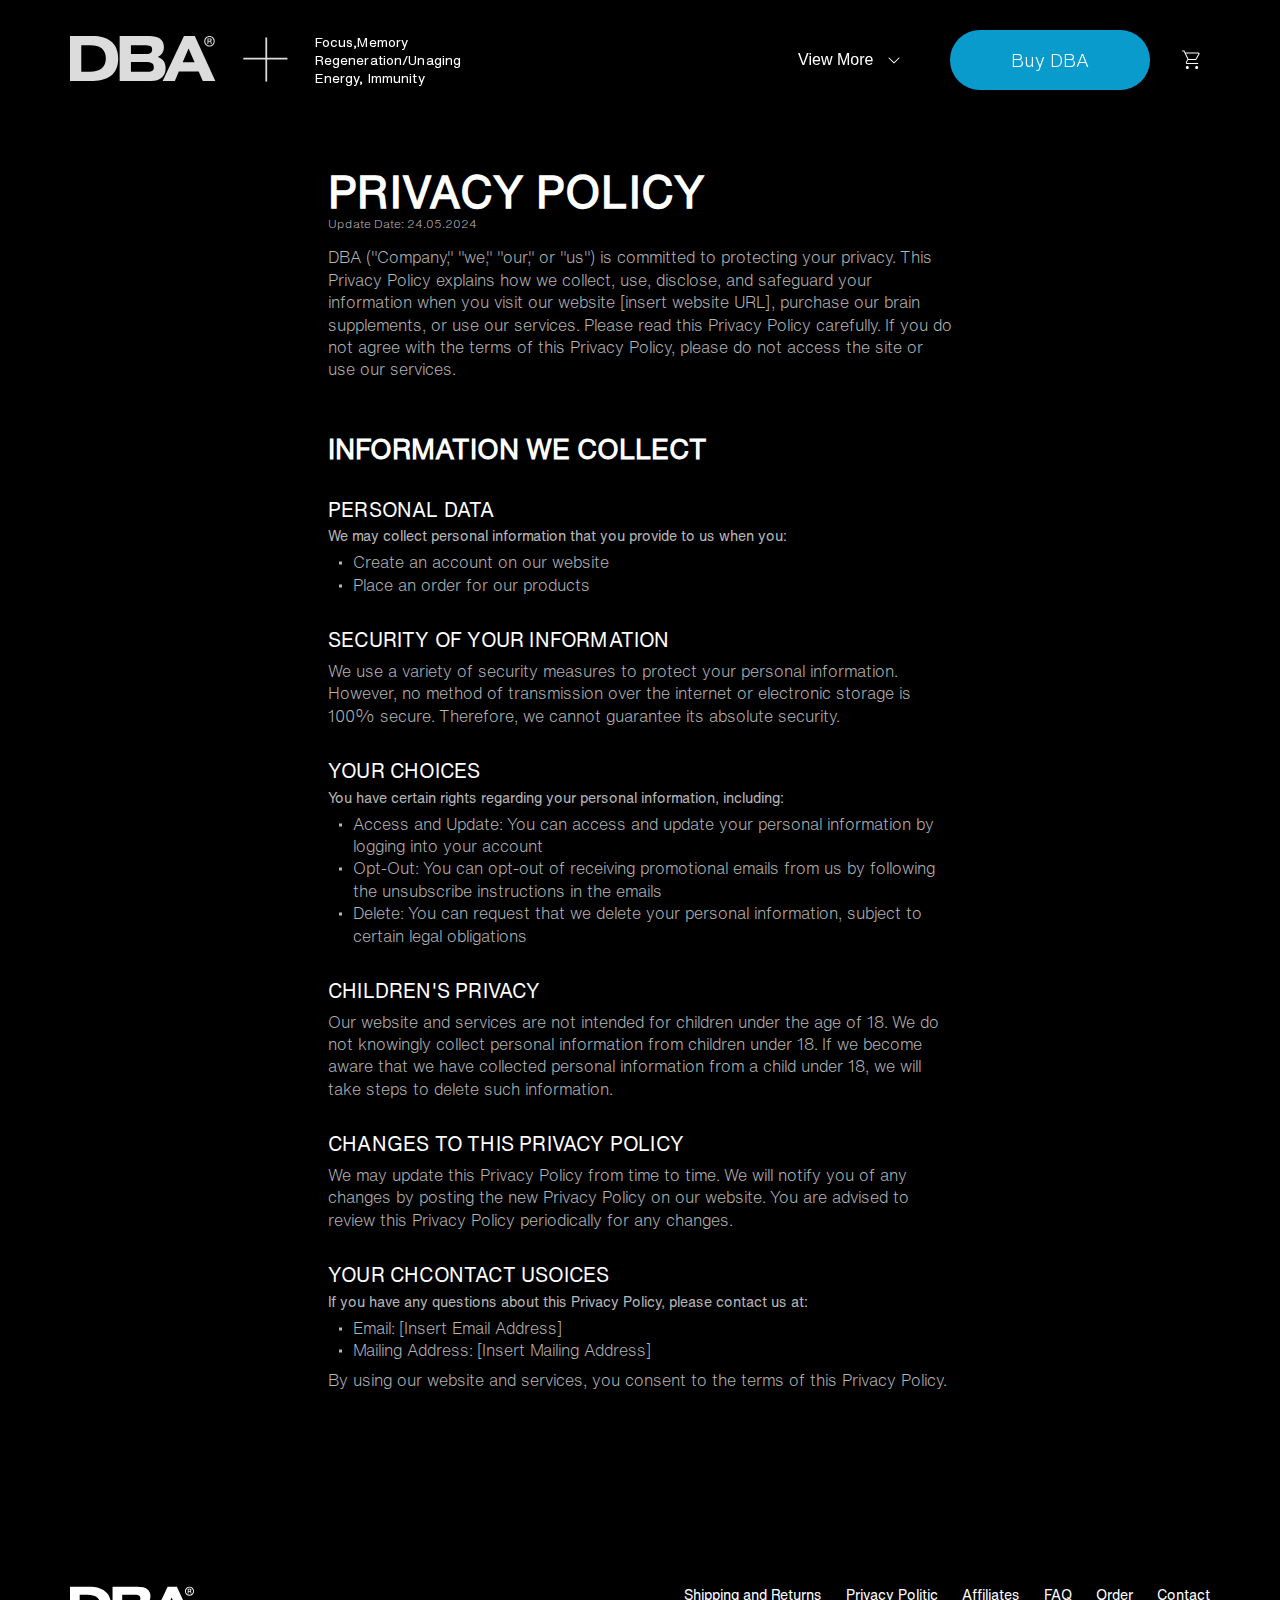
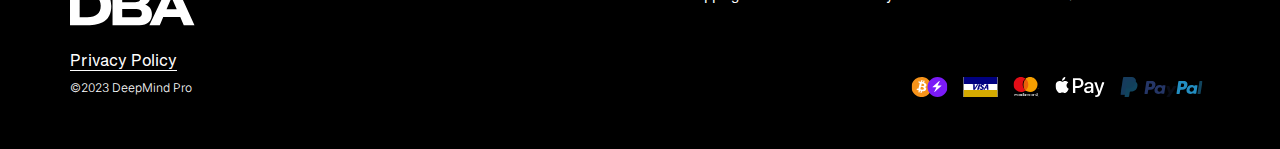
<file: policy.html>
<!DOCTYPE html>
<html lang="en">
<head>
    <meta charset="UTF-8">
    <meta name="viewport" content="width=device-width, initial-scale=1.0">
    <title>DBA</title>
    <link rel="stylesheet" href="./assets/css/nullstyle.css">
    <link rel="stylesheet" href="./assets/css/main.css">
    <link rel="stylesheet" href="./assets/css/footer.css">
    <link rel="stylesheet" href="./assets/css/header.css">

    <link rel="preconnect" href="https://fonts.googleapis.com">
    <link rel="preconnect" href="https://fonts.gstatic.com" crossorigin>
    <link href="https://fonts.googleapis.com/css2?family=Inter:wght@300&family=Montserrat:ital@0;1&display=swap" rel="stylesheet">

    <script defer src="./assets/js/handlers.js"></script>
</head>
<body>

    <header class="header">
        <div class="container">
            <div class="header__row">
                <button class="header__burger">
                    <svg width="24" height="24" viewBox="0 0 24 24" fill="none" xmlns="http://www.w3.org/2000/svg">
                        <path fill-rule="evenodd" clip-rule="evenodd" d="M3 6C3 5.58579 3.33579 5.25 3.75 5.25H20.25C20.6642 5.25 21 5.58579 21 6C21 6.41421 20.6642 6.75 20.25 6.75H3.75C3.33579 6.75 3 6.41421 3 6ZM3 12C3 11.5858 3.33579 11.25 3.75 11.25H20.25C20.6642 11.25 21 11.5858 21 12C21 12.4142 20.6642 12.75 20.25 12.75H3.75C3.33579 12.75 3 12.4142 3 12ZM3 18C3 17.5858 3.33579 17.25 3.75 17.25H20.25C20.6642 17.25 21 17.5858 21 18C21 18.4142 20.6642 18.75 20.25 18.75H3.75C3.33579 18.75 3 18.4142 3 18Z" fill="white"/>
                    </svg>
                </button>
                <div class="header__group-1">
                    <a href="#" class="header__logo">
                        <svg width="162" height="50" viewBox="0 0 162 50" fill="none" xmlns="http://www.w3.org/2000/svg">
                            <path d="M150.699 1.70376C151.832 0.567921 153.221 -7.37936e-07 154.864 -1.0253e-06C156.508 -1.31266e-06 157.896 0.56792 159.029 1.70376C160.146 2.8396 160.704 4.22237 160.704 5.85206C160.704 7.48174 160.146 8.86451 159.029 10.0004C157.896 11.1362 156.508 11.7041 154.864 11.7041C153.221 11.7041 151.832 11.1362 150.699 10.0004C149.566 8.86451 149 7.48175 149 5.85206C149 4.22237 149.566 2.83961 150.699 1.70376ZM154.864 10.5436C156.188 10.5436 157.289 10.0909 158.167 9.18551C159.061 8.26367 159.507 7.15252 159.507 5.85206C159.507 4.53514 159.061 3.41576 158.167 2.49391C157.289 1.58853 156.188 1.13584 154.864 1.13584C153.524 1.13584 152.415 1.58853 151.537 2.49392C150.644 3.41576 150.197 4.53514 150.197 5.85206C150.197 7.15252 150.644 8.26367 151.537 9.18551C152.415 10.0909 153.524 10.5436 154.864 10.5436ZM157.138 7.03728L157.21 7.9509C157.226 8.32951 157.321 8.65051 157.497 8.91389L156.42 8.91389C156.276 8.71636 156.196 8.39536 156.18 7.9509L156.133 7.3089C156.101 6.96321 156.021 6.72452 155.893 6.59283C155.782 6.46113 155.582 6.39529 155.295 6.39529L153.643 6.39529L153.643 8.91389L152.59 8.91389L152.59 2.64207L155.175 2.64207C155.845 2.64207 156.364 2.79845 156.731 3.11122C157.114 3.40753 157.305 3.83553 157.305 4.39522C157.305 5.11952 157.01 5.61337 156.42 5.87675C156.851 6.04137 157.09 6.42821 157.138 7.03728ZM153.643 5.4076L155.271 5.4076C155.909 5.4076 156.228 5.11129 156.228 4.51868C156.228 3.92606 155.877 3.62976 155.175 3.62976L153.643 3.62976L153.643 5.4076Z" fill="#DCDCDC"/>
                            <path d="M102.871 50L126.563 -4.14235e-06L138.546 -6.2376e-06L161.342 50L147.43 50L142.885 39.3939L120.846 39.3939L116.37 50L102.871 50ZM125.116 29.27L138.339 29.27L131.659 13.843L125.116 29.27Z" fill="#DCDCDC"/>
                            <path d="M55.1289 50L55.1289 0L87.4292 -5.64756e-06C98.6551 -7.61036e-06 104.302 4.13222 104.302 12.4656C104.302 17.2865 101.961 21.1432 97.4843 23.416C103.269 25.2755 106.162 29.4766 106.162 35.7438C106.162 44.3526 100.308 50 89.9774 50L55.1289 50ZM67.6633 28.7879L67.6633 39.7383L84.33 39.7383C90.2529 39.7383 93.0766 39.1184 93.0766 34.573C93.0766 30.303 90.3217 28.7879 84.33 28.7879L67.6633 28.7879ZM67.6633 10.2617L67.6633 20.0413L82.4705 20.0413C88.3934 20.0413 91.2171 19.146 91.2171 14.876C91.2171 11.0193 88.4622 10.2617 82.4705 10.2617L67.6633 10.2617Z" fill="#DCDCDC"/>
                            <path d="M8.74228e-06 50L0 1.52588e-05L25.551 1.07913e-05C41.0468 8.08193e-06 53.5124 6.88705 53.5124 25C53.5124 44.3526 40.0826 50 22.5895 50L8.74228e-06 50ZM12.5344 10.2617L12.5344 39.7383L22.3141 39.7383C33.8843 39.7383 39.8072 34.4353 39.8072 24.7934C39.8072 15.1515 33.8843 10.2617 22.314 10.2617L12.5344 10.2617Z" fill="#DCDCDC"/>
                        </svg>
                    </a>
                    <svg class="cross" width="50" height="50" viewBox="0 0 51 50" fill="none" xmlns="http://www.w3.org/2000/svg">
                        <line x1="26.3477" y1="4.37114e-08" x2="26.3477" y2="50" stroke="#DCDCDC" stroke-width="2"/>
                        <line x1="0.34375" y1="23.9998" x2="50.3438" y2="23.9998" stroke="#DCDCDC" stroke-width="2"/>
                    </svg>
                    <div class="header__text">
                        <span>Focus,Memory</span>
                        <span>Regeneration/Unaging</span>
                        <span>Energy, Immunity</span>
                    </div>

                </div>
                <div class="header__group-2">
                    <div class="dropdown">
                        <button class="header__dropdown-btn">
                            <span>View More</span> 
                            <svg width="12" height="7" viewBox="0 0 12 7" fill="none" xmlns="http://www.w3.org/2000/svg">
                                <path fill-rule="evenodd" clip-rule="evenodd" d="M5.64645 6.35355C5.84171 6.54882 6.15829 6.54882 6.35355 6.35355L11.3536 1.35355C11.5488 1.15829 11.5488 0.841709 11.3536 0.646447C11.1583 0.451184 10.8417 0.451184 10.6464 0.646447L6 5.29289L1.35355 0.646447C1.15829 0.451184 0.841709 0.451184 0.646447 0.646447C0.451184 0.841709 0.451184 1.15829 0.646447 1.35355L5.64645 6.35355Z" fill="white"/>
                            </svg>
                        </button>
                        <ul class="dropdown-menu">
                            <li><a href="#">Shipping and Returns</a></li>
                            <li><a href="#">Privacy Politic</a></li>
                            <li><a href="#">Affiliates</a></li>
                            <li><a href="#">FAQ</a></li>
                            <li><a href="#">Order</a></li>
                        </ul>
                    </div>
                    <a href="#" class="header__btn btn">Buy DBA</a>
                    <a href="#" class="header__shop-btn">
                        <svg width="24" height="24" viewBox="0 0 24 24" fill="none" xmlns="http://www.w3.org/2000/svg">
                            <path d="M7.3077 21.1154C6.8859 21.1154 6.53045 20.9708 6.24135 20.6817C5.95223 20.3926 5.80768 20.0372 5.80768 19.6154C5.80768 19.1936 5.95223 18.8382 6.24135 18.5491C6.53045 18.2599 6.8859 18.1154 7.3077 18.1154C7.72948 18.1154 8.08493 18.2599 8.37405 18.5491C8.66315 18.8382 8.8077 19.1936 8.8077 19.6154C8.8077 20.0372 8.66315 20.3926 8.37405 20.6817C8.08493 20.9708 7.72948 21.1154 7.3077 21.1154ZM16.6923 21.1154C16.2705 21.1154 15.9151 20.9708 15.626 20.6817C15.3369 20.3926 15.1923 20.0372 15.1923 19.6154C15.1923 19.1936 15.3369 18.8382 15.626 18.5491C15.9151 18.2599 16.2705 18.1154 16.6923 18.1154C17.1141 18.1154 17.4696 18.2599 17.7587 18.5491C18.0478 18.8382 18.1923 19.1936 18.1923 19.6154C18.1923 20.0372 18.0478 20.3926 17.7587 20.6817C17.4696 20.9708 17.1141 21.1154 16.6923 21.1154ZM5.88078 5.5L8.55 11.1154H15.1846C15.3 11.1154 15.4026 11.0865 15.4923 11.0289C15.5821 10.9712 15.659 10.891 15.7231 10.7885L18.3385 6.03845C18.4154 5.89743 18.4218 5.77244 18.3577 5.66348C18.2936 5.55449 18.1846 5.5 18.0308 5.5H5.88078ZM5.3923 4.5H18.4116C18.8462 4.5 19.1731 4.67724 19.3923 5.03172C19.6115 5.38621 19.6231 5.75128 19.4269 6.12693L16.5692 11.3346C16.4244 11.5782 16.2362 11.7692 16.0048 11.9077C15.7734 12.0462 15.5192 12.1154 15.2423 12.1154H8.1L6.88463 14.3462C6.78206 14.5 6.77885 14.6667 6.875 14.8462C6.97115 15.0256 7.11538 15.1154 7.3077 15.1154H17.6923C17.8346 15.1154 17.9535 15.1631 18.049 15.2587C18.1446 15.3542 18.1923 15.4731 18.1923 15.6154C18.1923 15.7577 18.1446 15.8766 18.049 15.9721C17.9535 16.0676 17.8346 16.1154 17.6923 16.1154H7.3077C6.72437 16.1154 6.28911 15.8696 6.00192 15.3779C5.71474 14.8862 5.70769 14.3923 5.98078 13.8962L7.4846 11.2154L3.80768 3.5H2.5C2.35768 3.5 2.23877 3.45224 2.14325 3.35672C2.04775 3.26122 2 3.14232 2 3C2 2.85768 2.04775 2.73878 2.14325 2.64328C2.23878 2.54776 2.3577 2.5 2.5 2.5H3.9327C4.09038 2.5 4.23333 2.54038 4.36153 2.62115C4.48974 2.70192 4.58911 2.81474 4.65962 2.95963L5.3923 4.5Z" fill="white"/>
                        </svg>
                    </a>
                </div>
            </div>
        </div>
    </header>

    <div class="mobile-nav">
        <div class="mobile-nav__column">
            <nav class="mobile__nav">
                <ul>
                    <li><a href="#">Shipping and Returns</a></li>
                    <li><a href="#">Privacy Politic</a></li>
                    <li><a href="#">Affiliates</a></li>
                    <li><a href="#">FAQ</a></li>
                    <li><a href="#">Order</a></li>
                </ul>
            </nav>
        </div>    
    </div>

    <main class="policy-page">
        <div class="container">
            <div class="policy__column">
                <div class="policy__block-1">
                    <h1 class="h2-medium">Privacy Policy</h1>
                    <p class="body-xs">Update Date: 24.05.2024</p>
                    <p class="body-l">DBA ("Company," "we," "our," or "us") is committed to protecting your privacy. This Privacy Policy explains how we collect, use, disclose, and safeguard your information when you visit our website [insert website URL], purchase our brain supplements, or use our services. Please read this Privacy Policy carefully. If you do not agree with the terms of this Privacy Policy, please do not access the site or use our services.</p>
                </div>
                <div class="policy__block">
                    <h3 class="h3">Information We Collect</h3>
                    <div class="policy__group">
                        <p class="title-l">Personal Data</p>
                        <p class="title-s">We may collect personal information that you provide to us when you:</p>
                        <ul>
                            <li class="body-l">Create an account on our website</li>
                            <li class="body-l">Place an order for our products</li>
                        </ul>
                    </div>
                    <div class="policy__group">
                        <p class="title-l">Security of Your Information</p>
                        <p class="body-l">We use a variety of security measures to protect your personal information. However, no method of transmission over the internet or electronic storage is 100% secure. Therefore, we cannot guarantee its absolute security.</p>
                    </div>
                    <div class="policy__group">
                        <p class="title-l">Your Choices</p>
                        <p class="title-s">You have certain rights regarding your personal information, including:</p>
                        <ul>
                            <li class="body-l">Access and Update: You can access and update your personal information by logging into your account</li>
                            <li class="body-l">Opt-Out: You can opt-out of receiving promotional emails from us by following the unsubscribe instructions in the emails</li>
                            <li class="body-l">Delete: You can request that we delete your personal information, subject to certain legal obligations</li>
                        </ul>
                    </div>
                    <div class="policy__group">
                        <p class="title-l">Children's Privacy</p>
                        <p class="body-l">Our website and services are not intended for children under the age of 18. We do not knowingly collect personal information from children under 18. If we become aware that we have collected personal information from a child under 18, we will take steps to delete such information.</p>
                    </div>
                    <div class="policy__group">
                        <p class="title-l">Changes to This Privacy Policy</p>
                        <p class="body-l">We may update this Privacy Policy from time to time. We will notify you of any changes by posting the new Privacy Policy on our website. You are advised to review this Privacy Policy periodically for any changes.</p>
                    </div>
                    <div class="policy__group">
                        <p class="title-l">Your ChContact Usoices</p>
                        <p class="title-s">If you have any questions about this Privacy Policy, please contact us at:</p>
                        <ul>
                            <li class="body-l">Email: [Insert Email Address]</li>
                            <li class="body-l">Mailing Address: [Insert Mailing Address]</li>
                        </ul>
                        <p class="body-l">By using our website and services, you consent to the terms of this Privacy Policy.</p>
                    </div>
                </div>
            </div>
        </div>
    </main>

    <footer class="footer">
        <div class="container">
            <div class="footer__row">
                <div class="footer__policy">
                    <a href="#" class="footer__logo">
                        <svg width="125" height="40" viewBox="0 0 162 50" fill="none" xmlns="http://www.w3.org/2000/svg">
                            <path d="M150.699 1.70376C151.832 0.567921 153.221 -7.37936e-07 154.864 -1.0253e-06C156.508 -1.31266e-06 157.896 0.56792 159.029 1.70376C160.146 2.8396 160.704 4.22237 160.704 5.85206C160.704 7.48174 160.146 8.86451 159.029 10.0004C157.896 11.1362 156.508 11.7041 154.864 11.7041C153.221 11.7041 151.832 11.1362 150.699 10.0004C149.566 8.86451 149 7.48175 149 5.85206C149 4.22237 149.566 2.83961 150.699 1.70376ZM154.864 10.5436C156.188 10.5436 157.289 10.0909 158.167 9.18551C159.061 8.26367 159.507 7.15252 159.507 5.85206C159.507 4.53514 159.061 3.41576 158.167 2.49391C157.289 1.58853 156.188 1.13584 154.864 1.13584C153.524 1.13584 152.415 1.58853 151.537 2.49392C150.644 3.41576 150.197 4.53514 150.197 5.85206C150.197 7.15252 150.644 8.26367 151.537 9.18551C152.415 10.0909 153.524 10.5436 154.864 10.5436ZM157.138 7.03728L157.21 7.9509C157.226 8.32951 157.321 8.65051 157.497 8.91389L156.42 8.91389C156.276 8.71636 156.196 8.39536 156.18 7.9509L156.133 7.3089C156.101 6.96321 156.021 6.72452 155.893 6.59283C155.782 6.46113 155.582 6.39529 155.295 6.39529L153.643 6.39529L153.643 8.91389L152.59 8.91389L152.59 2.64207L155.175 2.64207C155.845 2.64207 156.364 2.79845 156.731 3.11122C157.114 3.40753 157.305 3.83553 157.305 4.39522C157.305 5.11952 157.01 5.61337 156.42 5.87675C156.851 6.04137 157.09 6.42821 157.138 7.03728ZM153.643 5.4076L155.271 5.4076C155.909 5.4076 156.228 5.11129 156.228 4.51868C156.228 3.92606 155.877 3.62976 155.175 3.62976L153.643 3.62976L153.643 5.4076Z" fill="white"/>
                            <path d="M102.871 50L126.563 -4.14235e-06L138.546 -6.2376e-06L161.342 50L147.43 50L142.885 39.3939L120.846 39.3939L116.37 50L102.871 50ZM125.116 29.27L138.339 29.27L131.659 13.843L125.116 29.27Z" fill="white"/>
                            <path d="M55.1289 50L55.1289 0L87.4292 -5.64756e-06C98.6551 -7.61036e-06 104.302 4.13222 104.302 12.4656C104.302 17.2865 101.961 21.1432 97.4843 23.416C103.269 25.2755 106.162 29.4766 106.162 35.7438C106.162 44.3526 100.308 50 89.9774 50L55.1289 50ZM67.6633 28.7879L67.6633 39.7383L84.33 39.7383C90.2529 39.7383 93.0766 39.1184 93.0766 34.573C93.0766 30.303 90.3217 28.7879 84.33 28.7879L67.6633 28.7879ZM67.6633 10.2617L67.6633 20.0413L82.4705 20.0413C88.3934 20.0413 91.2171 19.146 91.2171 14.876C91.2171 11.0193 88.4622 10.2617 82.4705 10.2617L67.6633 10.2617Z" fill="white"/>
                            <path d="M8.74228e-06 50L0 1.52588e-05L25.551 1.07913e-05C41.0468 8.08193e-06 53.5124 6.88705 53.5124 25C53.5124 44.3526 40.0826 50 22.5895 50L8.74228e-06 50ZM12.5344 10.2617L12.5344 39.7383L22.3141 39.7383C33.8843 39.7383 39.8072 34.4353 39.8072 24.7934C39.8072 15.1515 33.8843 10.2617 22.314 10.2617L12.5344 10.2617Z" fill="white"/>
                        </svg>
                    </a>
                    <div class="footer__text">
                        <a href="#">Privacy Policy</a>
                        <p>©2023 DeepMind Pro</p>
                    </div>
                </div>
                <div class="footer__nav">
                    <ul class="footer__links">
                        <li><a href="#">Shipping and Returns</a></li>
                        <li><a href="#">Privacy Politic</a></li>
                        <li><a href="#">Affiliates</a></li>
                        <li><a href="#">FAQ</a></li>
                        <li><a href="#">Order</a></li>
                        <li><a href="#">Contact</a></li>
                    </ul>
                    <ul class="footer__payments">
                        <li><img src="./assets/img/payments/1.svg" alt="payment"></li>
                        <li><img src="./assets/img/payments/2.svg" alt="payment"></li>
                        <li><img src="./assets/img/payments/3.svg" alt="payment"></li>
                        <li><img src="./assets/img/payments/4.svg" alt="payment"></li>
                        <li><img src="./assets/img/payments/5.svg" alt="payment"></li>
                    </ul>
                </div>
            </div>
        </div>
    </footer>
</body>
</html>
</file>
<file: assets/css/nullstyle.css>
@font-face { font-family: 'Din Pro Lite'; src: url(../fonts/dinpro_light.otf); font-weight: 300; }
@font-face { font-family: 'Din Pro Medium'; src: url(../fonts/dinpro_medium.otf); font-weight: 500; }
@font-face { font-family: 'Cannonade'; src: url(../fonts/Cannonade.ttf); font-weight: 500; }

@font-face {
  font-family: 'PF Regal Display Pro';
  src: local('PF Regal Display Pro Regular'), local('PF-Regal-Display-Pro-Regular'),
      url('../fonts/PFRegalDisplayPro-Regular.woff2') format('woff2'),
      url('../fonts/PFRegalDisplayPro-Regular.woff') format('woff'),
      url('../fonts/PFRegalDisplayPro-Regular.ttf') format('truetype');
  font-weight: 400;
  font-style: normal;
}

* { padding: 0; margin: 0; border: 0; }
*, *:before, *:after { -moz-box-sizing: border-box; -webkit-box-sizing: border-box; box-sizing: border-box; }
/* :focus, :active { outline: none; } */
/* a:focus, a:active { outline: none; } */
nav, footer, header, aside { display: block; }
input::-ms-clear { display: none; }
button { cursor: pointer; }
button::-moz-focus-inner { padding: 0; border: 0; }
a { color: var(--white-color); }
a, a:visited, a:hover { text-decoration: none !important; }
a:hover { text-decoration: none; }
ul li { list-style: none !important; }
img { vertical-align: top; }
input[type="number"]::-webkit-outer-spin-button,
input[type="number"]::-webkit-inner-spin-button {
  -webkit-appearance: none;
  margin: 0;
}

textarea {
  font-family: 'Helvetica Now Text', sans-serif;
}
  
html, body {
  width: 100%;
  line-height: 1;
  -ms-text-size-adjust: 100%;
  -moz-text-size-adjust: 100%;
  -webkit-text-size-adjust: 100%;
  font-family: 'Helvetica Now Text', sans-serif;
  font-weight: 400;
  font-style: normal;
  color: var(--white-color);
  background-color: var(--bg-color);
}

body {
  display: flex;
  flex-direction: column;
  min-height: 100vh;
  overflow-x: hidden;
}

main {
  flex: 1 0 auto;
}

footer {
  flex: 0 0 auto;
}  

.overflowY-hidden {
  overflow-y: hidden;
}

.container {
  max-width: 1440px;
  margin: 0 auto;
  width: 100%;
  padding-inline: clamp(1rem, -0.8182rem + 6.4646vw, 5rem);
}
</file>
<file: assets/css/main.css>
:root {
    --bg-color: rgba(0, 0, 0, 1);
    --white-color: rgba(255, 255, 255, 1);
    --blue-color: rgba(10, 155, 205, 1);
    --grey-color: rgba(183, 183, 183, 1);
}

@font-face {
    font-family: 'Helvetica Now Text';
    src: local('Helvetica Now Text Regular'), local('Helvetica-Now-Text--Regular'),
        url('../fonts/HelveticaNowText-Regular.woff2') format('woff2'),
        url('../fonts/HelveticaNowText-Regular.woff') format('woff'),
        url('../fonts/HelveticaNowText-Regular.ttf') format('truetype');
    font-weight: 400;
    font-style: normal;
}
  
@font-face {
    font-family: 'Helvetica Now Text';
    src: local('Helvetica Now Text Light'), local('Helvetica-Now-Text--Light'),
        url('../fonts/HelveticaNowText-Light.woff2') format('woff2'),
        url('../fonts/HelveticaNowText-Light.woff') format('woff'),
        url('../fonts/HelveticaNowText-Light.ttf') format('truetype');
    font-weight: 300;
    font-style: normal;
}

.h1-large {
    font-size: clamp(2.5rem, 1.0227rem + 5.2525vw, 5.75rem);
    text-transform: uppercase;
}

.h2-medium {
    font-size: clamp(1.625rem, 1rem + 2.2222vw, 3rem);
    letter-spacing: 0.01em;
    text-align: center;
    text-transform: uppercase;
}

.body-l {
    font-size: 16px;
    font-weight: 300;
    line-height: 22.4px;
    color: var(--grey-color);
}

.subtitle {
    font-size: 20px;
    font-weight: 300;
    line-height: 28px;
    text-align: center;
    color: var(--grey-color);
}

.subtitle-m {
    font-size: clamp(1.125rem, 1.0682rem + 0.202vw, 1.25rem);
    font-weight: 300;
    line-height: clamp(1.575rem, 1.4955rem + 0.2828vw, 1.75rem);
    text-align: center;
    color: var(--grey-color);
}

.btn {
    font-size: 18px;
    line-height: 18px;
    font-weight: 300;
    background-color: var(--blue-color);
    color: var(--white-color);
    border-radius: 100px;
}

.title-l {
    font-size: clamp(1.125rem, 1.0682rem + 0.202vw, 1.25rem);
    line-height: clamp(1.35rem, 1.2818rem + 0.2424vw, 1.5rem);
    letter-spacing: 0.01em;
    text-transform: uppercase;
}

.h3 {
    font-size: clamp(1.5rem, 1.3864rem + 0.404vw, 1.75rem);
    line-height: clamp(1.8rem, 1.6636rem + 0.4848vw, 2.1rem);
    text-transform: uppercase;
}

.body-xs {
    font-size: 12px;
    font-weight: 300;
    color: var(--grey-color);
}

.title-s {
    font-size: 14px;
    color: var(--grey-color);
}

.main-page {
    display: flex;
    flex-direction: column;
    gap: clamp(6.25rem, 4.8295rem + 5.0505vw, 9.375rem);
    margin-bottom: clamp(6.25rem, 4.8295rem + 5.0505vw, 9.375rem);
}

.container.special {
    padding: 0 0 0 clamp(1rem, -0.8182rem + 6.4646vw, 5rem);
}

.first__block {
    height: clamp(43.875rem, 42.3977rem + 5.2525vw, 47.125rem);
    position: relative;
}

.first__block h1 {
    width: 100%;
    position: absolute;
    text-align: center;
    bottom: clamp(5.75rem, -0.2159rem + 21.2121vw, 18.875rem);
    z-index: 1;
}

.first__block img {
    position: absolute;
    top: clamp(4.25rem, 3.9943rem + 0.9091vw, 4.8125rem);
    right: clamp(0rem, -7.0295rem + 20.4494vw, 11.375rem);
    height: clamp(28.875rem, 23.6193rem + 18.6869vw, 40.4375rem);
    width: auto;
}

.first__block a {
    display: none;
}

@media (max-width: 768px) {
    .first__block a {
        position: absolute;
        bottom: 0;
        padding: 21px 0;
        width: 100%;
        display: flex;
        justify-content: center;
    }

    .first__block h1 {
        text-align: left;
    }
    
}

@media (max-width: 585px) {
    .first__block img  {
        right: -150px;
    }
}

@media (max-width: 400px) {
    .first__block h1 {
        max-width: 250px;
    }
}

.products__column {
    display: flex;
    flex-direction: column;
    gap: clamp(2rem, 1.4318rem + 2.0202vw, 3.25rem);
    justify-content: center;
}

.products__header {
    max-width: 1000px;
    margin: 0 auto;
    display: flex;
    flex-direction: column;
    gap: 16px;
}

.products__grid {
    display: grid;
    grid-template-columns: 1fr 1fr 1fr;
    gap: 20px;
}

.product {
    display: flex;
    flex-direction: column;
    border-radius: 24px;
    border: 1px solid rgba(22, 34, 9, 1);
    background: rgba(7, 7, 7, 1);
}

.product__img img {
    width: 100%;
    height: 340px;
    object-fit: cover;
    border-top-left-radius: 24px;
    border-top-right-radius: 24px;
}

.product__content {
    padding: clamp(1.25rem, 0.9091rem + 1.2121vw, 2rem);
    display: flex;
    flex-direction: column;
    gap: 32px;
    height: 100%;
}

.product__body {
    flex: 1;
    display: flex;
    flex-direction: column;
}

.product__body .title-l {
    margin-bottom: 8px;
}

.product__prices {
    display: flex;
    flex-wrap: wrap;
    align-items: center;
    margin-bottom: 16px;
    gap: 4px;
    color: var(--blue-color);
}

.product__characteristics {
    display: flex;
    flex-direction: column;
    gap: 8px;
}

.product__btns {
    flex: 0;
    display: flex;
    flex-direction: column;
    gap: 12px;
}

.product__btn {
    padding: 21px 0;
    display: flex;
    justify-content: center;
}

.price {
    font-size: 24px;
    font-weight: 400;
    line-height: 28.8px;
}

.price.sale {
    text-decoration: line-through;
}

.price-new {
    font-size: 16px;
}

.number-input {
    overflow: hidden;
    border-radius: 100px;
    border: 1px solid rgba(44, 44, 44, 1);
    display: flex;
    justify-content: center;
    align-items: center;
    background: rgba(7, 7, 7, 1);
    height: 48px;
}

.number-input__group {
    display: flex;
    justify-content: space-between;
    width: 100%;
}

.number-input__btn {
    background: rgba(7, 7, 7, 1);
    display: flex;
    justify-content: center;
    align-items: center;
    padding: 0 20px;
    cursor: pointer;
    outline: transparent;
    position: relative;
    color:  red;
}

.number-input input {
    width: 100%;
    color: var(--white-color);
    background: rgba(7, 7, 7, 1);
    text-align: center;
    font-size: 16px;
    height: 48px;
}

@media (max-width: 950px) {
    .products__grid {
        display: grid;
        grid-template-columns: 1fr 1fr;
        gap: 24px;
    }
}

.minus-active .number-input__minus svg path {
    fill: var(--white-color);
}

@media (max-width: 768px) {
    .products__header h2, .products__header p  {
       text-align: left;
    }
}

@media (max-width: 600px) {
    .products__grid {
        display: grid;
        grid-template-columns: 1fr;
        gap: 24px;
    }
}

.info-block-1 {
    position: relative;
}

.info-block-1__row {
    display: flex;
    gap: 22px;
}

.info-block-1__content {
    flex: 1;
    display: flex;
    flex-direction: column;
    gap: clamp(2rem, 1.8864rem + 0.404vw, 2.25rem);
}

.info-block-1__items {
    display: flex;
    flex-direction: column;
    gap: 12px;
}

.info-block-1__img-bg {
    position: absolute;
    top: 0;
    left: calc(50% + 200px);
    width: 695.16px;
    height: 577.57px;
}

.info-block-1__img {
    flex: 1;
    max-width: 628px;
    width: 100%;
    padding: 12px 0;
}

.info-block-1__img img {
    width: 100%;
    object-fit: cover;
}

@media (max-width: 1100px) {
    .info-block-1__img {
        display: none;
    }
}

.info-block-2__column {
    display: flex;
    flex-direction: column;
    gap: clamp(2rem, 1.4318rem + 2.0202vw, 3.25rem);
    background: url('../img/info-2.png') center;
}

.info-block-2__grid {
    display: grid;
    grid-template-columns: 1fr 1fr 1fr;
    gap: 24px;
}

.info-block-2__item {
    display: flex;
    flex-direction: column;
    gap: 8px;
    border: 1px solid rgba(44, 44, 44, 1);
    border-radius: 24px;
    padding: clamp(1.5rem, 1.2727rem + 0.8081vw, 2rem);
    background: rgba(7, 7, 7, 1);
}

.info-block-2__item > p {
    text-align: center;
}

.info-block-2__item-title {
    display: flex;
    flex-direction: column;
    align-items: center;
    gap: 24px;
    text-align: center;
}

@media (max-width: 1200px) {
    .info-block-2__grid {
        grid-template-columns: 1fr;
        gap: 12px;
    }

    .info-block-2__column {
        background: none;
    }
}

@media (max-width: 900px) {
    .info-block-2__item-title {
        flex-direction: row;
        gap: 16px;
        text-align: left;
    }

    .info-block-2__item-title img {
        width: 30px;
        height: 30px;
    }

    .info-block-2__item > p {
        text-align: left;
    }
}

.info-block-3__row {
    display: flex;
    gap: 20px;
}

.info-block-3__row.first-element {
    gap: 0;
}

.info-block-3__content {
    flex: 1;
    padding: 44px 0;
    display: flex;
    flex-direction: column;
    gap: clamp(2rem, 1.4318rem + 2.0202vw, 3.25rem);
}

.info-block-3__content.second-element {
    padding: 33px 0;
} 

.info-block-3__content.first-element {
    padding: 0;
} 

.info-block-3__group {
    display: flex;
    flex-direction: column;
    gap: 20px;
}

.info-block-3__text {
    display: flex;
    flex-direction: column;
    gap: 4px;
}

.info-block-3__content h2 {
    text-align: left;
}

.info-block-3__btn {
    padding: 21px 61px;
    width: max-content;
}

.info-block-3__img {
    flex: 1;
    max-width: 504px;
    width: 100%;
    margin: 0 auto;
}

.info-block-3__img img {
    width: 100%;
}

.info-block-3__img.first-element {
    max-width: 560px;
}

.info-block-3__img.second-element {
    max-width: 500px;
}

.info-block-3__img.first-element img, .info-block-3__img.second-element img {
    width: 100%;
    object-fit: cover;
}

@media (max-width: 1100px) {
    .info-block-3__content, .info-block-3__content.second-element {
        padding: 0;
    }

    .container.special {
        padding-inline: clamp(1rem, -0.8182rem + 6.4646vw, 5rem);
    }

    .info-block-3__row {
        flex-direction: column;
        gap: 32px;
    }

    .info-block-3__img img {
        display: block;
        max-width: 504px;
        min-height: 520px;
        object-fit: cover;
        width: 100%;
        margin: 0 auto;
    }

    .info-block-3__img.second-element {
        display: block;
        margin: 0 auto;
    }

    .info-block-3__img.second-element img {
        min-height: 412px;
    }

    .info-block-3__row.first-element {
        margin-bottom: 20px;
    }

    .info-block-3__img.first-element img {
        display: none;
    }

    .info-block-3.first-element {
        background: url('../img/info-1-mobile.png') center;
    } 
}

@media (max-width: 450px) {
    .info-block-3__btn {
        display: flex;
        justify-content: center;
        width: 100%;
    }
}

.benefits-2__column h2 {
    max-width: 1000px;
    align-self: center;
}

.benefits-2__column {
    display: flex;
    flex-direction: column;
    gap: clamp(2rem, 1.4318rem + 2.0202vw, 3.25rem);
    background: url('../img/benefits-2.png') center;
}

.benefits-2__grid {
    display: grid;
    grid-template-columns: 1fr 1fr;
    gap: 24px;
}

.benefits-2__item,
.info-block-1__item {
    display: flex;
    flex-direction: column;
    gap: 8px;
    padding: clamp(1.5rem, 1.2727rem + 0.8081vw, 2rem);
    border: 1px solid rgba(44, 44, 44, 1);
    background: rgba(7, 7, 7, 1);
    border-radius: 24px;
}

.benefits-2__item > p, .info-block-1__item > p {
    text-align: center;
}

.benefits-2__item-title, .info-block-1__item-title {
    display: flex;
    flex-direction: column;
    gap: 24px;
    align-items: center;
}

@media (max-width: 900px) {
    .benefits-2__item,
    .info-block-1__item,
    .info-block-2__item {
        gap: 12px;
    }


    .benefits-2__column {
        background: none;
    }

    .benefits-2__grid {
        grid-template-columns: 1fr;
        gap: 12px;
    }

    .benefits-2__item > p, .info-block-1__item > p {
        text-align: left;
    }

    .benefits-2__item-title, .info-block-1__item-title {
        flex-direction: row;
        gap: 16px;
    }

    .benefits-2__item-title img, .info-block-1__item-title img {
        width: 32px;
        height: 32px;
    }

    .benefits-2__column h2 {
        text-align: left;
    }
}

.articles__grid {
    display: grid;
    grid-template-columns: 1fr 1fr;
    gap: 30px;
}

.article {
    padding: clamp(1.25rem, 0.9091rem + 1.2121vw, 2rem);
    border: 1px solid rgba(44, 44, 44, 1);
    border-radius: 24px;
    display: flex;
    flex-direction: column;
    gap: clamp(1.25rem, 0.9091rem + 1.2121vw, 2rem);
    background: rgba(7, 7, 7, 1);
}

.article__img img {
    width: 100%;
    max-height: 350px;
    object-fit: cover;
    border-radius: 9px;
}

.article__text {
    display: flex;
    flex-direction: column;
    gap: 12px;
}

@media (max-width: 768px) {
    .articles__grid {
        grid-template-columns: 1fr;
        gap: 24px;
    }
}

.faq__column {
    display: flex;
    flex-direction: column;
    gap: 24px;
    width: 100%;
    max-width: 846px;
    margin: 0 auto;
}

.faq__questions {
    display: flex;
    flex-direction: column;
    gap: 12px;
}

.faq__qroup {
    width: 100%; 
    display: flex;
    flex-direction: column;
    border-radius: 16px;
    border: 1px solid rgba(44, 44, 44, 1);
    background: rgba(7, 7, 7, 1);
}

.faq__question {
    padding: 24px;
    display: flex;
    justify-content: space-between;
    gap: 16px;
    cursor: pointer;
    align-items: center;
}

.faq__answer {
    display: grid;
    grid-template-rows: 0fr;
    overflow: hidden;
    transition: grid-template-rows 200ms ease;
}

.faq svg {
    transition: transform 0.5s ease;
}

.faq__answer.open {
    grid-template-rows: 1fr;
}

.faq__answer-text p {
    padding: 0 24px 24px 24px;
    color: var(--white-color);
}

@media (max-width: 768px) {
    .faq__question {
        padding: 20px; 
    }
    
    .faq__answer-text p {
        margin-top: -4px;
        padding: 0 20px 20px 20px;
    }
}

.partnership__column {
    display: flex;
    flex-direction: column;
    gap: clamp(2rem, 1.4318rem + 2.0202vw, 3.25rem);
    align-items: center;
    height: 464px;
    background: url('../img/partnership.png') center center;
}

.partnership__text {
    display: flex;
    flex-direction: column;
    gap: clamp(1rem, 0.7727rem + 0.8081vw, 1.5rem);
}

.partnership__text p {
    max-width: 848px;
}

.partnership__column a {
    padding: 21px 32px;
}

@media (max-width: 768px) {
    .partnership {
        background: url('../img/partnership-mobile.png') center center;
    }

    .partnership__column {
        height: 234px;
        background: none;
    }

    .partnership__text h2 {
        text-align: left;
    }  

    .partnership__text p {
        text-align: left;
    }  
}

.subscription__column {
    background-color: rgba(30, 30, 30, 1);
    border-radius: 24px;
    display: flex;
    flex-direction: column;
    align-items: center;
    padding: clamp(2rem, 0.8636rem + 4.0404vw, 4.5rem) 20px;
    gap: clamp(1rem, 0.5455rem + 1.6162vw, 2rem);
    border: 1px solid rgba(59, 59, 59, 1);
}

.subscription__text {
    display: flex;
    flex-direction: column;
    gap: clamp(1rem, 0.7727rem + 0.8081vw, 1.5rem);
}

.subscription__column input {
    width: 300px;
    padding: 22px 20px;
    border-radius: 100px;
    background-color: rgba(44, 44, 44, 1);
    color: var(--grey-color);
    font-size: 12px;
    border: 1px solid rgba(44, 44, 44, 1);
}

.subscription__column input:focus {
    border-color: rgba(16, 81, 106, 1);
    outline: none;
}

.subscription__column input::placeholder {
    color: rgba(183, 183, 183, 1);
}

.subscription__column button {
    padding: 21px 57.5px;
}

.subscription__form {
    padding-inline: 1.5px;
    display: flex;
    gap: 8px;
    align-items: start;
}

.subscription__input {
    display: flex;
    flex-direction: column;
    gap: 8px;
}

@media (max-width: 768px) {
    .subscription__form {
        flex-direction: column;
        max-width: 300px;
        width: 100%;
    }

    .subscription__input {
        width: 100%;
    }
    
    .subscription__btn {
        width: 100%;
    }

    .subscription__column input {
        padding: 17px 20px;
    }

    .subscription__column input {
        width: 100%;
    }
}

.error-page, 
.blog-page,
.payment-page,
.article-page,
.policy-page,
.partnership-page,
.order-page {
    margin-top: 170px;
    margin-bottom: clamp(6.25rem, 4.8295rem + 5.0505vw, 9.375rem);
}

.error__body {
    display: flex;
    justify-content: center;
    background: rgba(59, 59, 59, 1);
    border-radius: 24px;
    padding: clamp(2rem, -4.4347rem + 22.8788vw, 16.15625rem) clamp(1rem, -7.8636rem + 31.5152vw, 20.5rem) clamp(2rem, -4.4063rem + 22.7778vw, 16.09375rem);
}

.error__column {
    max-width: 624px;
    width: 100%;
    display: flex;
    flex-direction: column;
    align-items: center;
}

.error__column h1 {
    margin-bottom: 8px;
}

.error__column p {
    margin-bottom: 24px;
}

.error__btn {
    padding: 21px 35.5px;
}

.blog-page h1 {
    text-align: left;
    margin-bottom: clamp(2rem, 1.4318rem + 2.0202vw, 3.25rem);
}

.blog__column {
    display: flex;
    flex-direction: column;
}

.articles {
    display: flex;
    flex-direction: column;
    gap: 16px;
    margin-bottom: 32px;
}

.articles-item {
    padding: clamp(1.25rem, 0.9091rem + 1.2121vw, 2rem);
    border: 1px solid rgba(59, 59, 59, 1);
    border-radius: 24px;
    display: flex;
    gap: clamp(1.25rem, 0.9091rem + 1.2121vw, 2rem);
}

.articles-item__img {
    max-width: 400px;
    min-width: 303px;
    width: 100%;
    height: 300px;
}

.articles-item__img img {
    width: 100%;
    height: 100%;
    object-fit: cover;
    border-radius: 12px;
}

.articles-item__column {
    display: flex;
    flex-direction: column;
    justify-content: space-between;
    gap: 24px;
}

.articles-item__btn-more {
    width: max-content;
    font-family: "Inter", sans-serif;
    font-size: 14px;
    font-weight: 400;
    color: var(--blue-color);
    display: block;
    position: relative;
}

.articles-item__btn-more::before {
    position: absolute;
    content: '';
    bottom: -3px;
    left: 0;
    width: 100%;
    height: 1px;
    background: var(--blue-color);
}

.articles-item__header {
    display: flex;
    justify-content: space-between;
    align-items: center;
    gap: 16px;
    flex-wrap: wrap;
}

.articles-item__text {
    display: flex;
    flex-direction: column;
    gap: 16px;
}

.blog__btn {
    padding: 21px 52px;
    align-self: center;
    display: flex;
    justify-content: center;
}

@media (max-width:769px) {
    .articles-item {
        flex-direction: column;
    }

    .articles-item__img {
        max-width: none;
    }

    .articles-item__header {
        gap: 12px;
        flex-direction: column;
        align-items: start;
    }
}

@media (max-width:500px) {
    .blog__btn {
        width: 100%;
    }
}

.payment__body {
    padding: clamp(2rem, 0.8636rem + 4.0404vw, 4.5rem) clamp(1rem, -0.5909rem + 5.6566vw, 4.5rem) clamp(2rem, -0.2159rem + 7.8788vw, 6.875rem);
    border: 1px solid rgba(59, 59, 59, 1);
    border-radius: 24px;
    background-image: url('../img/payment.png'), linear-gradient(111.92deg, #161616 0%, #1E1E1E 100%);
    background-position: center;
}

.payment-page .title-l {
    margin-bottom: 8px;
}

.payment-page .h3 {
    margin-bottom: 24px;
}

.payment__group {
    margin-bottom: 24px;
}

.payment__block .payment__group:last-child {
    margin-bottom: 0;
}

.payment-page .title-s {
    margin-bottom: 8px;
}

.payment-page ul,
.article-page ul,
.article-page ol {
    display: flex;
    flex-direction: column;
    gap: 8px;
}

.payment-page ul li,
.article-page ul li,
.policy-page ul li {
    position: relative;
    padding-left: 25px;
}

.payment-page ul li::before,
.article-page ul li::before,
.policy-page ul li::before {
    content: "";
    width: 3px;
    height: 3px;
    background: var(--grey-color);
    position: absolute;
    left: 11px;
    top: 12px;
    transform: translateY(-50%);
}

.payment__column {
    max-width: 624px;
    width: 100%;
    display: flex;
    flex-direction: column;
    gap: clamp(2rem, 1.4318rem + 2.0202vw, 3.25rem);
}

.payment__block {
    display: flex;
    flex-direction: column;
}

@media (max-width:769px) {
    .payment__block:first-child .h3:first-child {
        margin-bottom: 16px;
    }

    .payment-page .title-l {
        margin-bottom: 12px;
    }

    .payment__body {
        background-image: linear-gradient(111.92deg, #161616 0%, #1E1E1E 100%);
    }
}

.article__block {
    display: flex;
    flex-direction: column;
    gap: 24px;
}

.article__body img {
    max-width: 624px;
    max-height: 468px;
    width: 100%;
    height: 100%;
    object-fit: cover;
}

.article__body {
    display: flex;
    flex-direction: column;
    gap: clamp(32px, 1.432rem + 2.02vw, 52px);
}

.article__column,
.policy__column,
.partnership-info__column {
    gap: clamp(32px, 1.432rem + 2.02vw, 52px);
    max-width: 624px;
    margin: 0 auto;
    display: flex;
    flex-direction: column;
}

.article__group,
.policy__group,
.input-info__group {
    display: flex;
    flex-direction: column;
    gap: 8px;
}

.input-info__group { 
    min-width:-webkit-fill-available;
}

.article-page ol {
    padding-left: 25px;
}

@media (max-width: 768px) {
    .article__group,
    .policy__group {
        gap: 12px;
    }
}

@media (max-width: 450px) {
    .article__body img {
        height: 240px;
    }
}

.policy__column h1 {
    text-align: left;
}

.policy__column {
    gap: 52px;
}

.policy__block {
    display: flex;
    flex-direction: column;
    gap: 32px;
}

.policy__block-1 .h2-medium {
    margin-bottom: 4px;
}

.policy__block-1 .body-xs {
    margin-bottom: 16px;
}

.partnership-info__header {
    display: flex;
    flex-direction: column;
    gap: 16px;
    justify-content: center;
}

.partnership-info__grid {
    max-width: 624px;
    width: 100%;
    margin: 0 auto;
    display: grid;
    gap: 24px;
    grid-template-areas: "name phone" "email website" "comment-1 comment-1" "comment-2 comment-2" "income income" "btn btn";
}

#name {
    grid-area: name;
}

#phone {
    grid-area: phone;
}

#email {
    grid-area: email;
}

#website {
    grid-area: website;
} 

#comment-1 {
    grid-area: comment-1;
}

#comment-2 {
    grid-area: comment-2;
}

#income {
    grid-area: income;
}

#address {
    grid-area: address;
}

.input-info__group {
    display: flex;
    flex-direction: column;
    gap: 8px;
}

.input-info__group label {
    font-size: 14px;
    line-height: 14px;
}

.input-info__group sup {
    color: rgba(210, 69, 90, 1);
    position: relative;
    top: 4px;
    font-family: Helvetica Now Text ;
    font-size: 14px;
    line-height: 0;
}

.error input {
    border-color: rgba(210, 69, 90, 1) !important;
    color: rgba(210, 69, 90, 1) !important;
}

.error .error-msg {
    display: block;
}

.error-msg {
    display: none;
    font-size: 12px;
    font-weight: 300;
    color: rgba(210, 69, 90, 1);
}

.input-info__group input {
    padding: 12px 20px;
    border-radius: 100px;
    border: 1px solid rgba(44, 44, 44, 1);
    background-color: rgba(44, 44, 44, 1);
    color: var(--white-color);
    font-size: 16px;
    font-weight: 300;
    line-height: 22.4px;
}

.input-info__group input::placeholder,
.input-info__group textarea::placeholder {
    color: var(--grey-color);    
}

.input-info__group input:focus,
.input-info__group textarea:focus {
    border-color: rgba(16, 81, 106, 1);
    outline: none;
}
 
.input-info__group textarea {
    padding: 16px 20px;
    border-radius: 16px;
    border: 1px solid rgba(44, 44, 44, 1);
    background-color: rgba(44, 44, 44, 1);
    color: var(--white-color);
    font-size: 16px;
    font-weight: 300;
    line-height: 22.4px;
    resize: none;
    height: 140px;
}

.partnership-info__btn {
    grid-area: btn;
    display: flex;
    justify-content: center;
    padding: 21px 0;
}

@media (max-width: 768px) {
    .partnership-info__grid {
        grid-template-columns: 1fr;
        grid-template-areas: "name" "phone" "email" "website" "comment-1" "comment-2" "income" "btn";
    }
}

.order__column {
    display: flex;
    flex-direction: column;
    gap: clamp(32px, 1.432rem + 2.02vw, 52px);
}

.order__column h1 {
    text-align: left;
}

.order__grid-row {
    display: grid;
    grid-template-columns: 1fr 1fr;
    gap: clamp(32px, 1.432rem + 2.02vw, 52px);
}

.order__form {
    display: grid;
    grid-template-columns: 1fr 1fr;
    gap: 24px;
    grid-template-areas: "name phone" "email email" "address address" "payment payment" "btn btn";
}

.payments {
    grid-area: payment;
    display: flex;
    flex-direction: column;
    gap: 8px;
}

.payment__title {
    font-family: "Inter", sans-serif;
    font-size: 18px;
    font-weight: 400;
    line-height: 18px;
}

.order__btn {
    margin-top: 10px;
    grid-area: btn;
    padding: 21px 0;
    width: 100%;
}

.payments__methods {
    display: flex;
    gap: 16px;
    padding: 4px 0;
}

.payments__methods label {
    display: flex;
    align-items: center;
    gap: 6px;
    font-size: 16px;
    font-weight: 300;
    line-height: 22.4px;
    cursor: pointer;
}

input[type="radio"] {
  display: none;
}

.custom-radio {
  display: inline-block;
  width: 12px;
  height: 12px;
  border: 1px solid var(--grey-color);
  border-radius: 50%;
  position: relative;
}

.custom-radio::before {
    content: '';
    display: block;
    width: 6px; 
    height: 6px; 
    background-color: rgba(0, 0, 0, 1); 
    border-radius: 50%;
    position: absolute;
    top: 50%;
    left: 50%;
    transform: translate(-50%, -50%); 
    transition: background-color 0.3s;
}

input[type="radio"]:checked + .custom-radio::before {
    background-color: var(--blue-color);
}

input[type="radio"]:checked + .custom-radio {
    border-color: var(--blue-color);
}

.order__price-block {
    display: flex;
    justify-content: space-between;
    gap: 15px;
    align-items: center;
}

.order__price {
    font-size: 24px;
    line-height: 28.8px;
}

.order__price-text {
    text-transform: uppercase;
}

.order__products {
    display: flex;
    flex-direction: column;
    gap: 32px;
}
  
.order__product-column {
    display: flex;
    flex-direction: column;
    gap: 24px;
}

.order__product-column .product__prices {
    margin-bottom: 24px;
}

.order__product {
    position: relative;
    display: flex;
    gap: clamp(20px, 1.136rem + 0.40vw, 24px);
    padding: clamp(20px, 0.909rem + 1.21vw, 32px);
    border-radius: 24px;
    border: 1px solid rgba(59, 59, 59, 1);
}

.order__product-body {
    display: flex;
    flex-direction: column;
    width: 100%;
}

.order__delete-btn {
    position: absolute;
    top: 12px;
    right: 12px;
    cursor: pointer;
}

.order__product-img {
    max-width: 130px;
    max-height: 150px;
}

.order__product-img img {
    width: 100%;
    height: 100%;
    object-fit: cover;
    border-radius: 12px;
}

@media (max-width: 1000px) {
    .order__grid-row {
        display: flex;
        flex-direction: column-reverse;
    }

    .order__column h1 {
        text-align: center;
    }
}

.disabled {
    pointer-events: none;
    background-color: rgba(15, 15, 15, 1);
    color: rgba(110, 110, 110, 1);
}
</file>
<file: assets/css/footer.css>
.footer__row {
    display: flex;
    justify-content: space-between;
    padding: clamp(2rem, 1.3182rem + 2.4242vw, 3.5rem) 0;
}

.footer__policy {
    display: flex;
    flex-direction: column;
    gap: 24px;
}

.footer__text {
    display: flex;
    flex-direction: column;
    gap: 12px;
}

.footer__text p {
    font-family: "Inter", sans-serif;
    font-weight: 300;
    font-size: 12px;
    line-height: 16.8px;
}

.footer__text a {
    width: max-content;
    font-size: 16px;
    position: relative;
}

.footer__text a:after {
    content: "";
    position: absolute;
    bottom: -3px;
    left: 0;
    width: 100%;
    height: 1px;
    background: var(--white-color);
}

.footer__links {
    display: flex;
    gap: 24px;
}

.footer__links a {
    font-size: 14px;
}

.footer__group {
    margin-top: 14px;
    display: none;
    gap: 32px;
}

.footer__group a {
    font-size: 14px;
    font-weight: 300;
    line-height: 10px;
    color: rgba(255, 255, 255, 1);
    position: relative;
}

.footer__group a:after {
    content: "";
    position: absolute;
    bottom: -3px;
    left: 0;
    width: 100%;
    height: 1px;
    background: rgba(255, 255, 255, 1);
}

.footer__nav {
    display: flex;
    flex-direction: column;
    justify-content: space-between;
}

.footer__payments {
    display: flex;
    justify-content: end;
    margin: 0 7.5px;
    gap: 15px;
}

@media (max-width: 890px) {
    .footer__row {
        flex-direction: column;
        gap: 32px;
    }

    .footer__links {
        gap: 20px;
        flex-direction: column;
    }
    
    .footer__links a {
        font-size: 16px;
    }

    .footer__nav {
        gap: 32px;
    }

    .footer__payments {
        justify-content: start;
        margin: 0 7.5px;
        gap: 15px;
    }
}
</file>
<file: assets/css/header.css>
.header {
    position: fixed;
    top: 0;
    left: 0;
    width: 100%;
    z-index: 10;
}

.header__row {
    padding-top: 30px;
    padding-bottom: 16px;
    display: flex;
    align-items: center;
    justify-content: space-between;
    position: relative;
}

.header__group-1 {
    display: flex;
    gap: clamp(0.71875rem, 0.1932rem + 1.8687vw, 1.875rem);
    align-items: center;
}

.header__group-2 {
    display: flex;
    gap: 24px;
    align-items: center;
}

.header__text {
    display: flex;
    flex-direction: column;
}

.header__text span {
    font-size: clamp(0.363125rem, 0.102rem + 0.9283vw, 0.9375rem);
    line-height: clamp(0.48375rem, 0.1355rem + 1.2384vw, 1.25rem);
    letter-spacing: 0.01em;
}

.header__btn {
    padding: 21px 61px;
}

.header__shop-btn,
.header__burger {
    width: 36px;
    height: 36px;
    display: flex;
    justify-content: center;
    align-items: center;
}

.scroll {
    background: rgba(1, 15, 20, 1);
}

.dropdown {
    position: relative;
    display: inline-block;
}

.dropdown-menu {
    width: max-content;
    position: absolute;
    top: calc(100% + 4px);
    left: 0;
    text-wrap: nowrap;
    max-height: 0;
    overflow: hidden;
    transition: max-height 0.6s ease, padding 0.6s ease;
    background-color: rgba(7, 7, 7, 1);
    display: flex;
    flex-direction: column;
    border-radius: 4px;
    padding: 0;
    gap: 4px;
}

.dropdown-menu.active {
    max-height: 600px;
    padding: 4px;
}

.dropdown-menu li a {
    display: block;
    padding: 8px;
    border-radius: 4px;
    font-size: 14px;
}

.dropdown-menu li a:hover {
    background: rgba(255, 255, 255, 0.5);
}

.header__dropdown-btn {
    display: flex;
    align-items: center;
    gap: 14.5px;
    padding: 10px 26.5px 10px 24px;
    background-color: unset;
    color: var(--white-color);
    cursor: pointer;
    font-size: 16px;
    transition: 0.3s ease;
    border-radius: 4px;
}

.header__dropdown-btn svg {
    transition: 0.5s ease;
}

.header__dropdown-btn.active {
    background: rgba(255, 255, 255, 0.1);
}

.header__dropdown-btn.active svg {
    transform: rotate(180deg);
}

.header__logo svg {
    width: clamp(3.90375rem, 1.0759rem + 10.0545vw, 10.125rem);
    height: clamp(1.209375rem, 0.3386rem + 3.096vw, 3.125rem);
}

.cross {
    width: clamp(1.209375rem, 0.3386rem + 3.096vw, 3.125rem);
    height: clamp(1.209375rem, 0.3386rem + 3.096vw, 3.125rem);
}

.header__burger {
    display: none;
    background: unset;
}

.mobile-nav {
    display: none;
    position: fixed;
    z-index: 5;
    width: 100%;
    height: auto;
    background: rgba(1, 15, 20, 1)  ;
    top: -100%;
    left: 0;
    transition: 0.4s ease-in-out;
    overflow-y: auto;
    -ms-overflow-style: none;
    scrollbar-width: none;
}

.mobile-nav_active { 
    top: 60px;
}

.mobile-nav__column {
    padding: 12px;
    display: flex;
    flex-direction: column;
}

.mobile__nav ul {
    display: flex;
    flex-direction: column;
}

.mobile__nav li {
    cursor: pointer;
}

.mobile__nav a {
    display: block;
    font-size: 14px;
    text-align: center;
    padding: 12px 8px;
}

@media (max-width: 900px) {

    .header__btn.btn, .header__dropdown-btn, .dropdown {
        display: none;
    }

    .header__burger {
        display: block;
    }

    .header__row {
        padding: 12px 0;
    }

    .mobile-nav {
        display: block;
    }
}
</file>
<file: assets/css/popup.css>
.popup {
    position: fixed;
    width: 100%;
    height: 100%;
    top: 0;
    left: 0;
    z-index: 10000;
    opacity: 0;
    visibility: hidden;
    /* overflow-y: auto; */
    overflow: hidden;
    transition: all 0.8s ease 0s;
    background: rgba(0, 0, 0, 0.75)
}

.popup-container {
    position: absolute;
    top: 50%;
    left: 50%;
    transform: translate(-50%, -50%);
    max-width: 700px;
    width: 100%;
    padding: 15px;
}

.popup.open {
    opacity: 1;
    visibility: visible;
}

.parthership-popup__column,
.order-popup__column {
    display: flex;
    flex-direction: column;
    background:  linear-gradient(111.92deg, #161616 0%, #1E1E1E 100%);
    padding: clamp(61px, 3.642rem + 0.61vw, 67px) clamp(16px, 0.545rem + 1.62vw, 32px);
    position: relative;
    border-radius: 16px;
    border: 1px solid rgba(59, 59, 59, 1);
    align-items: center;
}

.order-popup__column {
    padding: clamp(47px, 2.369rem + 2.02vw, 67px) clamp(16px, 0.545rem + 1.62vw, 32px);
}

.parthership-popup__column h3,
.order-popup__column h3 {
    margin-bottom: 12px;
}

.parthership-popup__column p,
.order-popup__column p {
    margin-bottom: clamp(24px, 1.273rem + 0.81vw, 32px);
}


.popup__close {
    position: absolute;
    top: 12px;
    right: 12px;
}

.popup__close.btn {
    position: static;
    display: flex;
    justify-content: center;
    padding: 21px 76px;
}

@media (max-width: 768px) {
    .popup__close.btn {
        width: 100%;
    }
}
</file>
